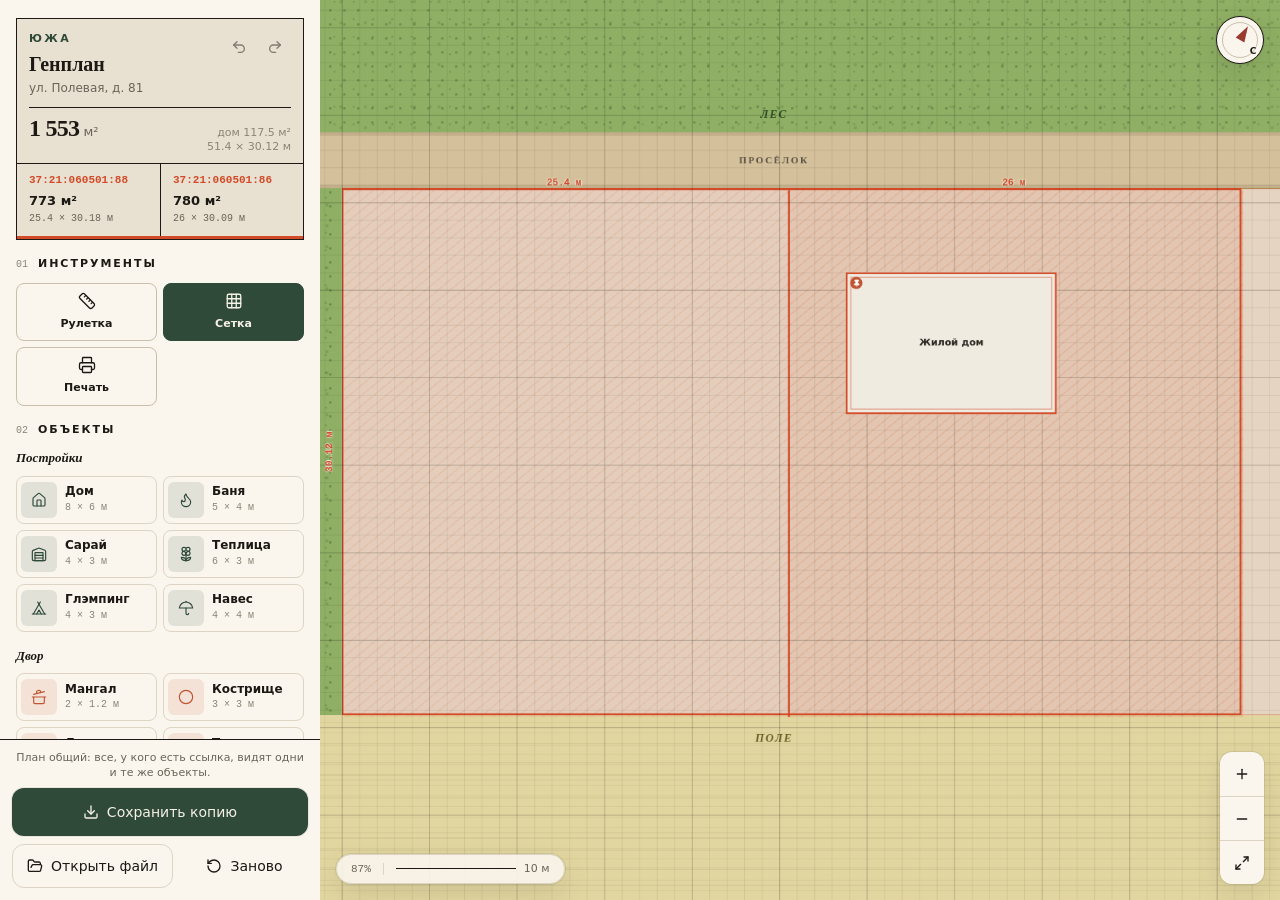
<file: index.html>
<!doctype html>
<html lang="ru" data-mode="html" translate="no" class="notranslate">
  <head>
    <meta charset="utf-8" />
    <meta
      name="viewport"
      content="width=device-width, initial-scale=1, viewport-fit=cover, maximum-scale=1, user-scalable=no"
    />
    <title>Генплан Полевая</title>
    <meta name="google" content="notranslate" />
    <meta name="yandex" content="translate:disable" />
    <meta name="theme-color" content="#F4EDDC" />
    <meta http-equiv="Cache-Control" content="no-store" />
    <meta
      name="description"
      content="Генплан ул. Полевая, д. 81 в Юже: кадастровые границы, лес, поле, дом и планировка двора в метрах."
    />
    <link rel="icon" href="./favicon.ico" sizes="any" />
    <link rel="icon" type="image/png" sizes="32x32" href="./favicon-32.png" />
    <link rel="icon" type="image/png" sizes="192x192" href="./genplan.png" />
    <link rel="apple-touch-icon" sizes="180x180" href="./apple-touch-icon.png" />
    <link rel="apple-touch-icon-precomposed" href="./apple-touch-icon.png" />
    <link rel="manifest" href="./manifest.webmanifest" />
    <meta name="mobile-web-app-capable" content="yes" />
    <meta name="apple-mobile-web-app-capable" content="yes" />
    <meta name="apple-mobile-web-app-title" content="Генплан" />
    <meta name="application-name" content="Генплан" />
    <style>
      html, body, #root { height: 100%; height: 100dvh; margin: 0; overflow: hidden; background: #e8e1d2; }
    </style>
    <script src="./assets/app-r3.js" defer></script>
  <style id="ruler-fix">
.kind-ruler{background:transparent!important;border:none!important;box-shadow:none!important;min-height:0!important;height:calc(22px / var(--z, 1))!important}
.kind-ruler:before{content:"";position:absolute;left:0;right:0;top:50%;height:calc(3px / var(--z, 1));margin-top:calc(-1.5px / var(--z, 1));background:#1f3544}
.ruler-label{
  font-size:calc(13px / var(--z, 1))!important;
  line-height:1.15;
  bottom:calc(20px / var(--z, 1))!important;
  left:50%;
  z-index:20;
  color:#1f3544!important;
  background:#fff;
  border:1px solid #1f3544;
  border-radius:999px;
  padding:calc(2px / var(--z, 1)) calc(8px / var(--z, 1));
  box-shadow:0 1px 2px #0002;
  white-space:nowrap;
  pointer-events:none;
  font-weight:800!important;
}
.measure-live{display:none;z-index:5;background:#fff;color:var(--color-clay);border:1px solid var(--color-clay);border-radius:999px;padding:2px 8px;font-size:12px;font-weight:700;white-space:nowrap;pointer-events:none}
.measure-band{display:none;pointer-events:none}
@media (width>=900px) and (hover:hover) and (pointer:fine){
  .kind-ruler .handle-rotate,.kind-ruler .handle-resize{
    width:14px!important;height:14px!important;border-radius:50%!important;border:2px solid #fff!important;
    background:var(--color-info)!important;top:50%!important;margin:0!important;transform:translateY(-50%)!important
  }
  .kind-ruler .handle-rotate{left:-8px!important;cursor:grab!important}
  .kind-ruler .handle-resize{right:-8px!important;cursor:grab!important}
}
@media (width>=900px) and (hover:hover) and (pointer:fine){
  html,body,#root{touch-action:auto!important}
  .desk-sidebar,.desk-sidebar *,.prop-card,.prop-card *{touch-action:auto!important}
  .print-map,.print-map *{touch-action:none!important}
  .phone-shell{display:flex!important;flex-direction:column!important;min-height:0;height:100%}
  .phone-stage{flex:1 1 auto!important;min-height:0!important;height:auto!important;display:flex;flex-direction:column}
  .print-map{flex:1 1 auto!important;min-height:0!important;height:auto!important}
  .map-obj:not(.kind-ruler)>.handle-rotate,.map-obj:not(.kind-ruler)>.handle-resize{display:block!important}
}
</style>
  <style id="all-css">
/*! tailwindcss v4.3.3 | MIT License | https://tailwindcss.com */
@layer properties{@supports (((-webkit-hyphens:none)) and (not (margin-trim:inline))) or ((-moz-orient:inline) and (not (color:rgb(from red r g b)))){*,:before,:after,::backdrop{--tw-translate-x:0;--tw-translate-y:0;--tw-translate-z:0;--tw-rotate-x:initial;--tw-rotate-y:initial;--tw-rotate-z:initial;--tw-skew-x:initial;--tw-skew-y:initial;--tw-space-y-reverse:0;--tw-border-style:solid;--tw-leading:initial;--tw-font-weight:initial;--tw-tracking:initial;--tw-ordinal:initial;--tw-slashed-zero:initial;--tw-numeric-figure:initial;--tw-numeric-spacing:initial;--tw-numeric-fraction:initial;--tw-shadow:0 0 #0000;--tw-shadow-color:initial;--tw-shadow-alpha:100%;--tw-inset-shadow:0 0 #0000;--tw-inset-shadow-color:initial;--tw-inset-shadow-alpha:100%;--tw-ring-color:initial;--tw-ring-shadow:0 0 #0000;--tw-inset-ring-color:initial;--tw-inset-ring-shadow:0 0 #0000;--tw-ring-inset:initial;--tw-ring-offset-width:0px;--tw-ring-offset-color:#fff;--tw-ring-offset-shadow:0 0 #0000;--tw-outline-style:solid;--tw-blur:initial;--tw-brightness:initial;--tw-contrast:initial;--tw-grayscale:initial;--tw-hue-rotate:initial;--tw-invert:initial;--tw-opacity:initial;--tw-saturate:initial;--tw-sepia:initial;--tw-drop-shadow:initial;--tw-drop-shadow-color:initial;--tw-drop-shadow-alpha:100%;--tw-drop-shadow-size:initial;--tw-duration:initial;--tw-ease:initial;--tw-content:""}}}@layer theme{:root,:host{--font-sans:"Segoe UI", "Roboto", "Helvetica Neue", system-ui, sans-serif;--font-mono:ui-monospace, "Cascadia Code", "Courier New", monospace;--color-red-500:oklch(63.7% .237 25.331);--color-zinc-50:oklch(98.5% 0 none);--color-zinc-400:oklch(70.5% .015 286.067);--color-zinc-500:oklch(55.2% .016 285.938);--color-zinc-900:oklch(21% .006 285.885);--color-zinc-950:oklch(14.1% .005 285.823);--color-black:#000;--color-white:#fff;--spacing:.25rem;--container-xs:20rem;--container-md:28rem;--text-xs:.75rem;--text-xs--line-height:calc(1 / .75);--text-sm:.875rem;--text-sm--line-height:calc(1.25 / .875);--text-lg:1.125rem;--text-lg--line-height:calc(1.75 / 1.125);--text-xl:1.25rem;--text-xl--line-height:calc(1.75 / 1.25);--font-weight-medium:500;--font-weight-semibold:600;--font-weight-bold:700;--tracking-wide:.025em;--leading-tight:1.25;--leading-snug:1.375;--radius-sm:8px;--radius-md:12px;--radius-lg:18px;--radius-xl:24px;--default-transition-duration:.15s;--default-transition-timing-function:cubic-bezier(.4, 0, .2, 1);--default-font-family:var(--font-sans);--default-mono-font-family:var(--font-mono);--font-display:Georgia, "Times New Roman", serif;--color-bg:#e8e1d2;--color-surface:#faf6ee;--color-surface-2:#efe8d8;--color-fg:#1c1914;--color-muted:#6a6458;--color-subtle:#8c8476;--color-primary:#2f4a38;--color-primary-fg:#f6f1e6;--color-primary-hover:#263c2e;--color-clay:#c05634;--color-border:#ddd4c4;--color-border-strong:#c9beab;--color-ring:#2f4a38;--color-danger:#9b3a2f;--color-danger-fg:#fff8f6;--color-info:#3a5566;--color-map:#e6decc;--color-forest:#8faf64;--color-forest-ink:#2a4f24;--color-field:#e2d6a0;--color-field-ink:#6d6528;--color-road:#d4c09a;--color-plot-line:#d24a28;--color-dim:#3a5566;--color-building:#f0ebe0;--color-building-ink:#2c2822;--shadow-float:0 0 0 1px #1c191414, 0 10px 28px #1c19141a}}@layer base{*,:after,:before,::backdrop{box-sizing:border-box;border:0 solid;margin:0;padding:0}::file-selector-button{box-sizing:border-box;border:0 solid;margin:0;padding:0}html,:host{-webkit-text-size-adjust:100%;tab-size:4;line-height:1.5;font-family:var(--default-font-family,-apple-system, BlinkMacSystemFont, "Segoe UI", Roboto, "Helvetica Neue", "Noto Sans", Arial, sans-serif, "Apple Color Emoji", "Segoe UI Emoji", "Segoe UI Symbol", "Noto Color Emoji");font-feature-settings:var(--default-font-feature-settings,normal);font-variation-settings:var(--default-font-variation-settings,normal);-webkit-tap-highlight-color:transparent}hr{height:0;color:inherit;border-top-width:1px}abbr:where([title]){-webkit-text-decoration:underline dotted;text-decoration:underline dotted}h1,h2,h3,h4,h5,h6{font-size:inherit;font-weight:inherit}a{color:inherit;-webkit-text-decoration:inherit;-webkit-text-decoration:inherit;-webkit-text-decoration:inherit;-webkit-text-decoration:inherit;text-decoration:inherit}b,strong{font-weight:bolder}code,kbd,samp,pre{font-family:var(--default-mono-font-family,ui-monospace, SFMono-Regular, Menlo, Monaco, Consolas, "Liberation Mono", "Courier New", monospace);font-feature-settings:var(--default-mono-font-feature-settings,normal);font-variation-settings:var(--default-mono-font-variation-settings,normal);font-size:1em}small{font-size:80%}sub,sup{vertical-align:baseline;font-size:75%;line-height:0;position:relative}sub{bottom:-.25em}sup{top:-.5em}table{text-indent:0;border-color:inherit;border-collapse:collapse}:-moz-focusring:where(:not(iframe)){outline:auto}progress{vertical-align:baseline}summary{display:list-item}ol,ul,menu{list-style:none}img,svg,video,canvas,audio,iframe,embed,object{vertical-align:middle;display:block}img,video{max-width:100%;height:auto}button,input,select,optgroup,textarea{font:inherit;font-feature-settings:inherit;font-variation-settings:inherit;letter-spacing:inherit;color:inherit;opacity:1;background-color:#0000;border-radius:0}::file-selector-button{font:inherit;font-feature-settings:inherit;font-variation-settings:inherit;letter-spacing:inherit;color:inherit;opacity:1;background-color:#0000;border-radius:0}:where(select:is([multiple],[size])) optgroup{font-weight:bolder}:where(select:is([multiple],[size])) optgroup option{padding-inline-start:20px}::file-selector-button{margin-inline-end:4px}::placeholder{opacity:1}@supports (not ((-webkit-appearance:-apple-pay-button))) or (contain-intrinsic-size:1px){::placeholder{color:currentColor}@supports (color:color-mix(in lab, red, red)){::placeholder{color:color-mix(in oklab, currentcolor 50%, transparent)}}}textarea{resize:vertical}::-webkit-search-decoration{-webkit-appearance:none}::-webkit-date-and-time-value{min-height:1lh;text-align:inherit}::-webkit-datetime-edit{display:inline-flex}::-webkit-datetime-edit-fields-wrapper{padding:0}::-webkit-datetime-edit{padding-block:0}::-webkit-datetime-edit-year-field{padding-block:0}::-webkit-datetime-edit-month-field{padding-block:0}::-webkit-datetime-edit-day-field{padding-block:0}::-webkit-datetime-edit-hour-field{padding-block:0}::-webkit-datetime-edit-minute-field{padding-block:0}::-webkit-datetime-edit-second-field{padding-block:0}::-webkit-datetime-edit-millisecond-field{padding-block:0}::-webkit-datetime-edit-meridiem-field{padding-block:0}::-webkit-calendar-picker-indicator{line-height:1}:-moz-ui-invalid{box-shadow:none}button,input:where([type=button],[type=reset],[type=submit]){appearance:button}::file-selector-button{appearance:button}::-webkit-inner-spin-button{height:auto}::-webkit-outer-spin-button{height:auto}[hidden]:where(:not([hidden=until-found])){display:none!important}}@layer components;@layer utilities{.pointer-events-none{pointer-events:none}.visible{visibility:visible}.sr-only{clip-path:inset(50%);white-space:nowrap;border-width:0;width:1px;height:1px;margin:-1px;padding:0;position:absolute;overflow:hidden}.absolute{position:absolute}.fixed{position:fixed}.relative{position:relative}.static{position:static}.inset-0{inset:0}.inset-x-0{inset-inline:0}.inset-y-0{inset-block:0}.-top-4{top:calc(var(--spacing) * -4)}.top-0{top:0}.top-1\/2{top:50%}.top-3{top:calc(var(--spacing) * 3)}.top-4{top:calc(var(--spacing) * 4)}.right-0{right:0}.right-3{right:calc(var(--spacing) * 3)}.right-4{right:calc(var(--spacing) * 4)}.bottom-0{bottom:0}.bottom-3{bottom:calc(var(--spacing) * 3)}.bottom-4{bottom:calc(var(--spacing) * 4)}.left-0{left:0}.left-1\/2{left:50%}.left-2{left:calc(var(--spacing) * 2)}.left-3{left:calc(var(--spacing) * 3)}.z-10{z-index:10}.z-20{z-index:20}.z-30{z-index:30}.z-50{z-index:50}.mt-1{margin-top:var(--spacing)}.mb-2{margin-bottom:calc(var(--spacing) * 2)}.ml-auto{margin-left:auto}.block{display:block}.contents{display:contents}.flex{display:flex}.grid{display:grid}.hidden{display:none}.inline{display:inline}.inline-flex{display:inline-flex}.table{display:table}.size-3{width:calc(var(--spacing) * 3);height:calc(var(--spacing) * 3)}.size-3\.5{width:calc(var(--spacing) * 3.5);height:calc(var(--spacing) * 3.5)}.size-4{width:calc(var(--spacing) * 4);height:calc(var(--spacing) * 4)}.size-6{width:calc(var(--spacing) * 6);height:calc(var(--spacing) * 6)}.size-8{width:calc(var(--spacing) * 8);height:calc(var(--spacing) * 8)}.size-10{width:calc(var(--spacing) * 10);height:calc(var(--spacing) * 10)}.size-11{width:calc(var(--spacing) * 11);height:calc(var(--spacing) * 11)}.h-1\.5{height:calc(var(--spacing) * 1.5)}.h-3{height:calc(var(--spacing) * 3)}.h-8{height:calc(var(--spacing) * 8)}.h-10{height:calc(var(--spacing) * 10)}.h-11{height:calc(var(--spacing) * 11)}.h-\[min\(92dvh\,48rem\)\]{height:min(92dvh,48rem)}.h-auto{height:auto}.h-full{height:100%}.h-px{height:1px}.max-h-\[92dvh\]{max-height:92dvh}.min-h-0{min-height:0}.min-h-11{min-height:calc(var(--spacing) * 11)}.min-h-12{min-height:calc(var(--spacing) * 12)}.min-h-screen{min-height:100vh}.w-8{width:calc(var(--spacing) * 8)}.w-80{width:calc(var(--spacing) * 80)}.w-full{width:100%}.w-px{width:1px}.max-w-\[min\(90\%\,20rem\)\]{max-width:min(90%,20rem)}.max-w-md{max-width:var(--container-md)}.max-w-xs{max-width:var(--container-xs)}.min-w-0{min-width:0}.min-w-80{min-width:calc(var(--spacing) * 80)}.flex-1{flex:1}.shrink-0{flex-shrink:0}.grow{flex-grow:1}.-translate-x-1\/2{--tw-translate-x:calc(calc(1 / 2 * 100%) * -1);translate:var(--tw-translate-x) var(--tw-translate-y)}.-translate-y-1\/2{--tw-translate-y:calc(calc(1 / 2 * 100%) * -1);translate:var(--tw-translate-x) var(--tw-translate-y)}.-rotate-90{rotate:-90deg}.transform{transform:var(--tw-rotate-x,) var(--tw-rotate-y,) var(--tw-rotate-z,) var(--tw-skew-x,) var(--tw-skew-y,)}.cursor-crosshair{cursor:crosshair}.cursor-pointer{cursor:pointer}.touch-none{touch-action:none}.resize{resize:both}.grid-cols-2{grid-template-columns:repeat(2,minmax(0,1fr))}.flex-col{flex-direction:column}.place-items-center{place-items:center}.items-center{align-items:center}.justify-between{justify-content:space-between}.justify-center{justify-content:center}.gap-0\.5{gap:calc(var(--spacing) * .5)}.gap-1{gap:var(--spacing)}.gap-2{gap:calc(var(--spacing) * 2)}.gap-3{gap:calc(var(--spacing) * 3)}:where(.space-y-1>:not(:last-child)){--tw-space-y-reverse:0;margin-block-start:calc(var(--spacing) * var(--tw-space-y-reverse));margin-block-end:calc(var(--spacing) * calc(1 - var(--tw-space-y-reverse)))}:where(.space-y-2>:not(:last-child)){--tw-space-y-reverse:0;margin-block-start:calc(calc(var(--spacing) * 2) * var(--tw-space-y-reverse));margin-block-end:calc(calc(var(--spacing) * 2) * calc(1 - var(--tw-space-y-reverse)))}:where(.space-y-3>:not(:last-child)){--tw-space-y-reverse:0;margin-block-start:calc(calc(var(--spacing) * 3) * var(--tw-space-y-reverse));margin-block-end:calc(calc(var(--spacing) * 3) * calc(1 - var(--tw-space-y-reverse)))}.self-center{align-self:center}.truncate{text-overflow:ellipsis;white-space:nowrap;overflow:hidden}.overflow-hidden{overflow:hidden}.rounded-full{border-radius:2147483647px}.rounded-md{border-radius:var(--radius-md)}.rounded-sm{border-radius:var(--radius-sm)}.rounded-t-xl{border-top-left-radius:var(--radius-xl);border-top-right-radius:var(--radius-xl)}.border{border-style:var(--tw-border-style);border-width:1px}.border-2{border-style:var(--tw-border-style);border-width:2px}.border-border{border-color:var(--color-border)}.border-border-strong{border-color:var(--color-border-strong)}.border-clay{border-color:var(--color-clay)}.border-white{border-color:var(--color-white)}.bg-bg{background-color:var(--color-bg)}.bg-black\/10{background-color:#0000001a}@supports (color:color-mix(in lab, red, red)){.bg-black\/10{background-color:color-mix(in oklab, var(--color-black) 10%, transparent)}}.bg-border{background-color:var(--color-border)}.bg-clay{background-color:var(--color-clay)}.bg-clay\/5{background-color:#c056340d}@supports (color:color-mix(in lab, red, red)){.bg-clay\/5{background-color:color-mix(in oklab, var(--color-clay) 5%, transparent)}}.bg-danger{background-color:var(--color-danger)}.bg-fg{background-color:var(--color-fg)}.bg-fg\/30{background-color:#1c19144d}@supports (color:color-mix(in lab, red, red)){.bg-fg\/30{background-color:color-mix(in oklab, var(--color-fg) 30%, transparent)}}.bg-map{background-color:var(--color-map)}.bg-primary{background-color:var(--color-primary)}.bg-surface{background-color:var(--color-surface)}.bg-surface-2{background-color:var(--color-surface-2)}.bg-transparent{background-color:#0000}.bg-zinc-50{background-color:var(--color-zinc-50)}.object-cover{object-fit:cover}.p-2{padding:calc(var(--spacing) * 2)}.px-2{padding-inline:calc(var(--spacing) * 2)}.px-2\.5{padding-inline:calc(var(--spacing) * 2.5)}.px-3{padding-inline:calc(var(--spacing) * 3)}.px-3\.5{padding-inline:calc(var(--spacing) * 3.5)}.px-4{padding-inline:calc(var(--spacing) * 4)}.px-5{padding-inline:calc(var(--spacing) * 5)}.px-6{padding-inline:calc(var(--spacing) * 6)}.py-0\.5{padding-block:calc(var(--spacing) * .5)}.py-1\.5{padding-block:calc(var(--spacing) * 1.5)}.py-2{padding-block:calc(var(--spacing) * 2)}.pt-5{padding-top:calc(var(--spacing) * 5)}.pb-3{padding-bottom:calc(var(--spacing) * 3)}.text-center{text-align:center}.font-display{font-family:var(--font-display)}.font-mono{font-family:var(--font-mono)}.text-lg{font-size:var(--text-lg);line-height:var(--tw-leading,var(--text-lg--line-height))}.text-sm{font-size:var(--text-sm);line-height:var(--tw-leading,var(--text-sm--line-height))}.text-xl{font-size:var(--text-xl);line-height:var(--tw-leading,var(--text-xl--line-height))}.text-xs{font-size:var(--text-xs);line-height:var(--tw-leading,var(--text-xs--line-height))}.text-\[11px\]{font-size:11px}.leading-snug{--tw-leading:var(--leading-snug);line-height:var(--leading-snug)}.leading-tight{--tw-leading:var(--leading-tight);line-height:var(--leading-tight)}.font-bold{--tw-font-weight:var(--font-weight-bold);font-weight:var(--font-weight-bold)}.font-medium{--tw-font-weight:var(--font-weight-medium);font-weight:var(--font-weight-medium)}.font-semibold{--tw-font-weight:var(--font-weight-semibold);font-weight:var(--font-weight-semibold)}.tracking-wide{--tw-tracking:var(--tracking-wide);letter-spacing:var(--tracking-wide)}.break-words{overflow-wrap:break-word}.whitespace-nowrap{white-space:nowrap}.text-bg{color:var(--color-bg)}.text-clay{color:var(--color-clay)}.text-danger-fg{color:var(--color-danger-fg)}.text-dim{color:var(--color-dim)}.text-fg{color:var(--color-fg)}.text-muted{color:var(--color-muted)}.text-primary-fg{color:var(--color-primary-fg)}.text-red-500{color:var(--color-red-500)}.text-subtle{color:var(--color-subtle)}.text-zinc-500{color:var(--color-zinc-500)}.text-zinc-900{color:var(--color-zinc-900)}.tabular-nums{--tw-numeric-spacing:tabular-nums;font-variant-numeric:var(--tw-ordinal,) var(--tw-slashed-zero,) var(--tw-numeric-figure,) var(--tw-numeric-spacing,) var(--tw-numeric-fraction,)}.underline-offset-4{text-underline-offset:4px}.antialiased{-webkit-font-smoothing:antialiased;-moz-osx-font-smoothing:grayscale}.opacity-70{opacity:.7}.shadow-\[0_0_0_1px_rgb\(31_28_22\/0\.02\)\]{--tw-shadow:0 0 0 1px var(--tw-shadow-color,#1f1c1605);box-shadow:var(--tw-inset-shadow), var(--tw-inset-ring-shadow), var(--tw-ring-offset-shadow), var(--tw-ring-shadow), var(--tw-shadow)}.shadow-\[0_0_0_1px_rgb\(31_28_22\/0\.08\)\]{--tw-shadow:0 0 0 1px var(--tw-shadow-color,#1f1c1614);box-shadow:var(--tw-inset-shadow), var(--tw-inset-ring-shadow), var(--tw-ring-offset-shadow), var(--tw-ring-shadow), var(--tw-shadow)}.shadow-\[var\(--shadow-float\)\]{--tw-shadow:var(--shadow-float);box-shadow:var(--tw-inset-shadow), var(--tw-inset-ring-shadow), var(--tw-ring-offset-shadow), var(--tw-ring-shadow), var(--tw-shadow)}.shadow-md{--tw-shadow:0 4px 6px -1px var(--tw-shadow-color,#0000001a), 0 2px 4px -2px var(--tw-shadow-color,#0000001a);box-shadow:var(--tw-inset-shadow), var(--tw-inset-ring-shadow), var(--tw-ring-offset-shadow), var(--tw-ring-shadow), var(--tw-shadow)}.shadow-sm{--tw-shadow:0 1px 3px 0 var(--tw-shadow-color,#0000001a), 0 1px 2px -1px var(--tw-shadow-color,#0000001a);box-shadow:var(--tw-inset-shadow), var(--tw-inset-ring-shadow), var(--tw-ring-offset-shadow), var(--tw-ring-shadow), var(--tw-shadow)}.outline{outline-style:var(--tw-outline-style);outline-width:1px}.blur{--tw-blur:blur(8px);filter:var(--tw-blur,) var(--tw-brightness,) var(--tw-contrast,) var(--tw-grayscale,) var(--tw-hue-rotate,) var(--tw-invert,) var(--tw-saturate,) var(--tw-sepia,) var(--tw-drop-shadow,)}.transition-\[background-color\,box-shadow\,transform\,opacity\]{transition-property:background-color,box-shadow,transform,opacity;transition-timing-function:var(--tw-ease,var(--default-transition-timing-function));transition-duration:var(--tw-duration,var(--default-transition-duration))}.transition-\[border-color\,box-shadow\]{transition-property:border-color,box-shadow;transition-timing-function:var(--tw-ease,var(--default-transition-timing-function));transition-duration:var(--tw-duration,var(--default-transition-duration))}.transition-transform{transition-property:transform,translate,scale,rotate;transition-timing-function:var(--tw-ease,var(--default-transition-timing-function));transition-duration:var(--tw-duration,var(--default-transition-duration))}.duration-150{--tw-duration:.15s;transition-duration:.15s}.ease-\[cubic-bezier\(0\.22\,1\,0\.36\,1\)\]{--tw-ease:cubic-bezier(.22,1,.36,1);transition-timing-function:cubic-bezier(.22,1,.36,1)}.select-none{-webkit-user-select:none;user-select:none}.file\:border-0::file-selector-button{border-style:var(--tw-border-style);border-width:0}.file\:bg-transparent::file-selector-button{background-color:#0000}.file\:text-sm::file-selector-button{font-size:var(--text-sm);line-height:var(--tw-leading,var(--text-sm--line-height))}.file\:font-medium::file-selector-button{--tw-font-weight:var(--font-weight-medium);font-weight:var(--font-weight-medium)}.placeholder\:text-subtle::placeholder{color:var(--color-subtle)}.after\:absolute:after{content:var(--tw-content);position:absolute}.after\:-inset-3:after{content:var(--tw-content);inset:calc(var(--spacing) * -3)}.after\:content-\[\'\'\]:after{--tw-content:"";content:var(--tw-content)}@media (hover:hover){.hover\:bg-primary-hover:hover{background-color:var(--color-primary-hover)}.hover\:bg-surface-2:hover{background-color:var(--color-surface-2)}.hover\:underline:hover{text-decoration-line:underline}.hover\:opacity-90:hover{opacity:.9}}.focus-visible\:ring-2:focus-visible{--tw-ring-shadow:var(--tw-ring-inset,) 0 0 0 calc(2px + var(--tw-ring-offset-width)) var(--tw-ring-color,currentcolor);box-shadow:var(--tw-inset-shadow), var(--tw-inset-ring-shadow), var(--tw-ring-offset-shadow), var(--tw-ring-shadow), var(--tw-shadow)}.focus-visible\:ring-ring:focus-visible{--tw-ring-color:var(--color-ring)}.focus-visible\:outline-none:focus-visible{--tw-outline-style:none;outline-style:none}.active\:scale-\[0\.98\]:active{scale:.98}.disabled\:pointer-events-none:disabled{pointer-events:none}.disabled\:cursor-not-allowed:disabled{cursor:not-allowed}.disabled\:cursor-wait:disabled{cursor:wait}.disabled\:no-underline:disabled{text-decoration-line:none}.disabled\:opacity-50:disabled{opacity:.5}@media (width>=48rem){.md\:bottom-4{bottom:calc(var(--spacing) * 4)}.md\:left-4{left:calc(var(--spacing) * 4)}.md\:block{display:block}.md\:inline{display:inline}.md\:flex-row{flex-direction:row}}@media (prefers-color-scheme:dark){.dark\:bg-white\/20{background-color:#fff3}@supports (color:color-mix(in lab, red, red)){.dark\:bg-white\/20{background-color:color-mix(in oklab, var(--color-white) 20%, transparent)}}.dark\:bg-zinc-950{background-color:var(--color-zinc-950)}.dark\:text-zinc-50{color:var(--color-zinc-50)}.dark\:text-zinc-400{color:var(--color-zinc-400)}}.\[\&_svg\]\:pointer-events-none svg{pointer-events:none}.\[\&_svg\]\:size-4 svg{width:calc(var(--spacing) * 4);height:calc(var(--spacing) * 4)}.\[\&_svg\]\:shrink-0 svg{flex-shrink:0}}button,[role=button]{cursor:pointer}html,body,#root{height:100%;min-height:100dvh;max-height:100dvh}html{background:#e8e1d2}body{margin:0;overflow:hidden}.desk-sidebar{display:none}.phone-chrome{display:flex}.desk-only{display:none}@media (width>=900px) and (hover:hover) and (pointer:fine){.desk-sidebar{display:flex}.phone-chrome{display:none!important}.desk-only{display:flex}.phone-shell{display:flex;flex-direction:column;min-height:0}.phone-stage,.print-map{flex:1;min-height:0;height:auto}}.safe-top{padding-top:max(.5rem, env(safe-area-inset-top))}.safe-bottom{padding-bottom:max(.5rem, env(safe-area-inset-bottom))}.print-map{touch-action:none;-webkit-user-select:none;user-select:none;background-color:var(--color-map)}.terrain-forest{background-color:var(--color-forest);background-image:radial-gradient(circle at 18% 28%,#2a4f2461 1.3px,#0000 1.5px),radial-gradient(circle at 62% 54%,#2a4f244d 1.1px,#0000 1.3px),radial-gradient(circle at 40% 78%,#3a602838 1.7px,#0000 1.9px);background-size:16px 16px,22px 20px,28px 24px}.terrain-field{background-color:var(--color-field);background-image:repeating-linear-gradient(0deg,#0000 0 11px,#6e64281a 11px 12px)}.zone-label{font-family:var(--font-display);letter-spacing:.12em;text-transform:uppercase;pointer-events:none;white-space:nowrap;font-size:13px;font-style:italic;font-weight:600;position:absolute}.zone-forest{color:var(--color-forest-ink);bottom:12px;left:50%;transform:translate(-50%)}.zone-field{color:var(--color-field-ink);top:16px;left:50%;transform:translate(-50%)}.zone-side{top:50%;bottom:auto;left:50%;transform:translate(-50%,-50%)rotate(-90deg)}.zone-road{color:#5c5346;letter-spacing:.18em;font-size:11px;font-style:normal;top:50%;left:50%;transform:translate(-50%,-50%)}.dirt-road{background:var(--color-road);box-shadow:inset 0 4px #5c4a3024,inset 0 -4px #5c4a3024}.cad-site{border:2.5px solid var(--color-plot-line)}.cad-parcel-88{background:repeating-linear-gradient(-40deg,#d24a281c 0 1.5px,#0000 1.5px 9px),#d24a281a}.cad-parcel-86{background:repeating-linear-gradient(-40deg,#d24a2824 0 1.5px,#0000 1.5px 9px),#d24a2829}.cad-split{border-left:2px solid var(--color-plot-line);z-index:2;width:0}.cad-neighbor{background-color:#d24a280f;border:1.5px solid #d24a2859}.cad-dim{font-family:var(--font-mono);color:var(--color-plot-line);text-shadow:0 0 4px var(--color-map), 1px 0 0 var(--color-map), -1px 0 0 var(--color-map);font-size:11px;font-weight:600;position:absolute}.sidebar-panel{background:var(--color-surface);grid-template-rows:minmax(0,1fr) auto;height:100%;min-height:0;display:grid;overflow:hidden}.sidebar-head{padding:0 0 16px}.sidebar-panel.is-compact .sidebar-head{padding-bottom:8px}.sidebar-panel.is-compact .stat-num{font-size:18px}.sidebar-panel.is-compact .parcel-pair{display:none}.sidebar-panel.is-compact .title-stats{margin-top:6px;padding-top:6px}.sidebar-panel.is-compact .stat-cap{display:none}.title-block{border:1.5px solid var(--color-fg);background:var(--color-bg);padding:12px 12px 0}.title-row{justify-content:space-between;align-items:flex-start;gap:8px;display:flex}.title-kicker{letter-spacing:.22em;text-transform:uppercase;color:var(--color-primary);font-size:11px;font-weight:600}.title-addr{color:var(--color-muted);margin-top:2px;font-size:12px}.title-stats{border-top:1px solid var(--color-fg);justify-content:space-between;align-items:baseline;gap:12px;margin-top:10px;padding-top:8px;display:flex}.stat-num{font-family:var(--font-display);letter-spacing:-.03em;font-size:24px;font-weight:600;line-height:1}.stat-unit{letter-spacing:0;color:var(--color-muted);margin-left:4px;font-size:13px;font-weight:500}.stat-cap{color:var(--color-subtle);text-align:right;font-size:11px;line-height:1.35}.parcel-pair{border-top:1px solid var(--color-fg);grid-template-columns:1fr 1fr;margin:8px -12px 0;display:grid}.parcel-cell{padding:8px 12px 10px}.parcel-cell+.parcel-cell{border-left:1px solid var(--color-fg)}.parcel-id{font-family:var(--font-mono);color:var(--color-plot-line);font-size:11px;font-weight:600}.parcel-area{margin-top:2px;font-size:13px;font-weight:600}.parcel-dim{font-family:var(--font-mono);color:var(--color-muted);margin-top:1px;font-size:10px}.title-rule{background:var(--color-plot-line);height:3px;margin:0 -12px}.sidebar-body{overscroll-behavior:contain;-webkit-overflow-scrolling:touch;min-height:0;padding:18px 16px 20px;overflow-y:auto}.sheet-chrome{flex-shrink:0;justify-content:flex-end;align-items:center;min-height:48px;padding:8px 10px 4px;display:flex;position:relative}.sheet-handle{background:var(--color-border-strong);border-radius:999px;width:44px;height:5px;position:absolute;top:10px;left:50%;transform:translate(-50%)}.sheet-close{z-index:1;background:var(--color-fg);min-height:40px;color:var(--color-surface);letter-spacing:.02em;border-radius:999px;align-items:center;gap:4px;padding:0 14px 0 10px;font-size:13px;font-weight:700;display:inline-flex;position:relative;box-shadow:0 1px 2px #1c191440}.sheet-close:active{transform:scale(.97)}.sidebar-foot{border-top:1.5px solid var(--color-fg);background:var(--color-surface);flex-direction:column;gap:8px;padding:10px 12px 12px;display:flex}.sidebar-panel.is-compact .sidebar-foot{padding:8px 12px max(10px, env(safe-area-inset-bottom))}.foot-split{grid-template-columns:1fr 1fr;gap:8px;display:grid}.foot-row{align-items:stretch;gap:8px;display:flex}.confirm-box{border:1.5px solid var(--color-fg);padding:10px}.confirm-copy{font-family:var(--font-display);color:var(--color-fg);margin:0 0 10px;font-size:13px;font-style:italic;font-weight:600}.sec{margin-bottom:16px}.sec-label{letter-spacing:.18em;text-transform:uppercase;color:var(--color-fg);align-items:baseline;gap:8px;margin-bottom:10px;font-size:11px;font-weight:600;display:flex}.sec-n{font-family:var(--font-mono);letter-spacing:0;min-width:1.4em;color:var(--color-subtle);font-size:10px;font-weight:500}.angle-readout{font-family:var(--font-mono);tabular-nums:true;font-variant-numeric:tabular-nums;font-size:12px;font-weight:600}.tool-grid{grid-template-columns:1fr 1fr;gap:6px;display:grid}.tool-tile{border:1px solid var(--color-border-strong);border-radius:var(--radius-sm);background:var(--color-surface);width:100%;min-height:56px;color:var(--color-fg);flex-direction:column;justify-content:center;align-items:center;gap:6px;padding:8px 4px;font-size:11px;font-weight:600;transition:background-color .15s cubic-bezier(.22,1,.36,1),color .15s cubic-bezier(.22,1,.36,1),border-color .15s cubic-bezier(.22,1,.36,1);display:flex}.tool-tile:hover{background:var(--color-surface-2)}.tool-tile:focus-visible,.place-btn:focus-visible,.plan-item:focus-visible{outline:2px solid var(--color-ring);outline-offset:2px}.tool-tile svg{stroke-width:1.75px;width:18px;height:18px}.tool-tile.is-on{background:var(--color-primary);border-color:var(--color-primary);color:var(--color-primary-fg)}.tool-tile.is-hot{background:var(--color-clay);border-color:var(--color-clay);color:var(--color-primary-fg)}.group-label{font-family:var(--font-display);color:var(--color-fg);margin:0 0 8px;font-size:13px;font-style:italic;font-weight:600}.place-group+.place-group{margin-top:14px}.place-grid{grid-template-columns:1fr 1fr;gap:6px;display:grid}.place-btn{border-radius:var(--radius-sm);border:1px solid var(--color-border);background:var(--color-surface);text-align:left;min-height:48px;color:var(--color-fg);grid-template-columns:36px 1fr;align-items:center;gap:8px;padding:4px 8px 4px 4px;transition:background-color .15s cubic-bezier(.22,1,.36,1),border-color .15s cubic-bezier(.22,1,.36,1);display:grid}.place-btn:hover{border-color:var(--color-border-strong);background:var(--color-bg)}.place-ico{background:var(--color-bg);width:36px;height:36px;color:var(--color-primary);border-radius:6px;place-items:center;display:grid}.place-build .place-ico{color:var(--color-primary);background:#2f4a381f}.place-yard .place-ico{color:var(--color-clay);background:#c056341f}.place-green .place-ico{color:var(--color-forest-ink);background:#8faf6447}.place-measure .place-ico{color:var(--color-info);background:#3a55661f}.place-copy{flex-direction:column;gap:1px;min-width:0;display:flex}.place-name{font-size:12px;font-weight:600;line-height:1.2}.place-meta{font-family:var(--font-mono);color:var(--color-subtle);font-size:10px}.prop-card{border:1.5px solid var(--color-fg);padding:12px}.prop-card-float{overscroll-behavior:contain;border-radius:var(--radius-lg);background:var(--color-surface);max-height:min(58vh,32rem);box-shadow:var(--shadow-float);overflow-y:auto}.place-hint{z-index:25;pointer-events:none;border-radius:var(--radius-lg);border:1.5px solid var(--color-fg);background:var(--color-surface);box-shadow:var(--shadow-float);text-align:center;color:var(--color-fg);padding:10px 14px;font-size:13px;font-weight:600;line-height:1.35;position:absolute;bottom:10px;left:10px;right:10px}.mobile-inspector{right:10px;bottom:max(10px, calc(var(--kb-inset,0px) - 4.75rem));z-index:30;pointer-events:none;position:absolute;left:10px}.mobile-inspector .prop-card{pointer-events:auto}@media (width<=767px){.print-map:has(+.mobile-inspector) .hud-zoom{top:4.5rem;bottom:auto}.print-map:has(+.mobile-inspector) .hud-scale{display:none}}.prop-head{border-bottom:3px solid var(--color-plot-line);justify-content:space-between;align-items:baseline;gap:8px;margin:-12px -12px 12px;padding:10px 12px;display:flex}.prop-name{font-family:var(--font-display);font-size:16px;font-weight:600;line-height:1.2}.setback-grid{border:1px solid var(--color-border);background:var(--color-border);grid-template-columns:1fr 1fr;gap:1px;margin-top:4px;display:grid;overflow:hidden}.setback-cell{background:var(--color-bg);padding:8px 10px}.setback-cap{letter-spacing:.08em;text-transform:uppercase;color:var(--color-subtle);font-size:10px}.setback-val{font-family:var(--font-mono);font-variant-numeric:tabular-nums;margin-top:2px;font-size:13px;font-weight:600}.empty-hint{border:1px dashed var(--color-border-strong);text-align:center;font-family:var(--font-display);color:var(--color-subtle);padding:18px 12px;font-size:13px;font-style:italic}.plan-item{border-radius:var(--radius-sm);text-align:left;align-items:center;gap:8px;width:100%;min-height:44px;padding:6px 8px;font-size:12px;display:flex}.plan-item:hover{background:var(--color-bg)}.plan-item.is-on{background:var(--color-bg);box-shadow:inset 0 0 0 1px var(--color-fg);font-weight:600}.site-topbar{background:var(--color-surface);box-shadow:inset 0 -2px 0 var(--color-plot-line)}.compass-dial{border:1px solid var(--color-fg);background:var(--color-surface);width:48px;height:48px;box-shadow:var(--shadow-float);border-radius:50%;position:relative}.compass-dial:before{content:"";border:1px solid var(--color-border-strong);border-radius:50%;position:absolute;inset:5px}.compass-needle{border-right:5px solid #0000;border-bottom:16px solid var(--color-danger);transform-origin:50% 16px;z-index:1;border-left:5px solid #0000;width:0;height:0;margin-left:-5px;position:absolute;top:7px;left:50%}.compass-n{z-index:1;letter-spacing:.06em;color:var(--color-fg);font-size:9px;font-weight:700;position:absolute;bottom:5px;right:6px}.hud-zoom{border-radius:var(--radius-md);background:var(--color-surface);box-shadow:var(--shadow-float);overflow:hidden}.hud-zoom>button{box-shadow:none;border-radius:0}.hud-zoom>button+button{border-top:1px solid var(--color-border)}.hud-scale{border:1px solid var(--color-border);color:var(--color-muted);box-shadow:var(--shadow-float);background:#faf6eee0;border-radius:999px;align-items:center;gap:12px;padding:6px 14px;font-size:11px;display:flex}@media (width<=899px),(hover:none){.hud-scale{pointer-events:none;gap:8px;padding:4px 10px;font-size:10px}}.android-dock{border-top:1.5px solid var(--color-fg);background:var(--color-surface);padding:6px 8px max(8px, env(safe-area-inset-bottom));justify-content:space-around;align-items:stretch;gap:4px}.android-dock svg{stroke-width:1.75px;width:20px;height:20px}.map-obj{text-align:center;color:#fff;-webkit-user-select:none;user-select:none;cursor:grab;touch-action:none;transform-origin:50%;border:1.5px solid #1c191438;flex-direction:column;justify-content:center;align-items:center;font-size:11px;font-weight:600;line-height:1.15;display:flex;position:absolute;box-shadow:0 1px 2px #1c191433}.map-obj:active{cursor:grabbing}.map-obj.is-locked,.map-obj.is-locked:active{cursor:default}.map-obj.is-selected{z-index:40;box-shadow:0 0 0 3px var(--color-info), 0 8px 18px #1c191438;border-color:#fff}.map-obj.is-measure{box-shadow:0 0 0 3px var(--color-clay)}.map-obj .obj-name{pointer-events:none;text-shadow:0 1px 1px #0000004d;padding:0 4px}.map-obj .obj-dims{opacity:.9;pointer-events:none;font-size:9px;font-weight:500}.obj-caption{z-index:3;border:1px solid var(--color-fg);background:var(--color-surface);color:var(--color-fg);white-space:nowrap;pointer-events:none;box-shadow:var(--shadow-float);transform-origin:top;align-items:baseline;gap:6px;padding:3px 8px;font-size:11px;font-weight:600;line-height:1.2;display:flex;position:absolute;top:calc(100% + 6px);left:50%}.obj-caption span{font-family:var(--font-mono);color:var(--color-muted);font-size:10px;font-weight:500}.kind-house{background:#7a4334;border-color:#4e2a22}.kind-existing-house{background:var(--color-building);border:2.5px solid var(--color-plot-line);color:var(--color-building-ink);box-shadow:inset 0 0 0 3px var(--color-building), inset 0 0 0 4.5px #d24a2866}.kind-existing-house .obj-name,.kind-existing-house .obj-dims{text-shadow:none;color:var(--color-building-ink)}.kind-banya{background:#6e3c30}.kind-shed{background:#5e5144}.kind-greenhouse{background:#4a6b42}.kind-glamping{background:#b45a32}.kind-canopy{background:#5a6872}.kind-bbq{background:#9a3d32}.kind-firepit{background:#b4541c;border:2px dashed #fff;border-radius:50%}.kind-shower{background:#3a6780}.kind-toilet{background:#5f6468}.kind-well{background:#2f6874;border-radius:50%}.kind-wellpit{background:#8a8680;border:3px solid #4a4742;border-radius:50%;box-shadow:inset 0 0 0 7px #c5c0b6,inset 0 0 0 10px #4a4742}.kind-septic{background:#6a6258;border-style:solid;border-color:#3d3932;border-radius:10px}.kind-water{color:#e8f4f6;box-shadow:none;background:#3a7a8c;border-style:dashed;border-color:#1e4a56;border-radius:4px}.kind-parking{background:#4a525a;border-style:dashed}.kind-path{color:#3a342c;box-shadow:none;background:#d2cbbd;border-style:dashed;border-color:#7a7266}.kind-fence{box-shadow:none;background:#5a4636}.kind-gate{box-shadow:none;background:linear-gradient(90deg,#6b5340 0 46%,#d8cfc0 46% 54%,#6b5340 54% 100%);border-color:#3a2c22}.kind-archery{background:#2e3a42;border-radius:18px}.kind-pond{background:#3a7482;border-radius:40%}.kind-garden{background:#62843c}.kind-tree{background:#2d6236;border-radius:50%}.kind-shrub{background:#4a7438;border-radius:50%}.kind-ruler{transform-origin:0;box-shadow:none;color:#fff;background:#3a5566e6;border:1.5px dashed #1f3544;border-radius:2px;height:12px!important}.ruler-label{color:var(--color-info);white-space:nowrap;pointer-events:none;text-shadow:0 0 3px #fff,1px 1px #fff,-1px -1px #fff;font-size:11px;font-weight:700;position:absolute;bottom:14px;left:50%;transform:translate(-50%)}.handle{z-index:12;border:2px solid var(--color-info);touch-action:none;background:#fff;position:absolute}.handle-resize{cursor:se-resize;border-radius:50%;width:16px;height:16px;bottom:-8px;right:-8px}.kind-ruler .handle-resize{background:var(--color-info);cursor:ew-resize;border:none;border-radius:2px;width:8px;height:16px;top:50%;bottom:auto;right:-6px;transform:translateY(-50%)}.handle-rotate{cursor:grab;border-radius:50%;width:16px;height:16px;margin-left:-8px;top:-28px;left:50%}.handle-rotate:after{content:"";background:var(--color-info);width:2px;height:12px;position:absolute;top:16px;left:7px}.handle-lock{cursor:pointer;width:28px;height:28px;color:var(--color-info);border-radius:50%;justify-content:center;align-items:center;display:flex;top:-36px;left:-14px}.handle-lock svg{fill:currentColor;width:14px;height:14px}.handle-lock.is-on{background:var(--color-clay);border-color:var(--color-clay);color:#fff}.handle-props{cursor:pointer;width:28px;height:28px;color:var(--color-info);border-radius:50%;justify-content:center;align-items:center;display:flex;top:-36px;left:auto;right:-14px}.handle-props svg{width:14px;height:14px}.lock-badge{background:var(--color-clay);color:#fff;pointer-events:none;border-radius:50%;justify-content:center;align-items:center;width:14px;height:14px;display:flex;position:absolute;top:3px;left:3px}.lock-badge svg{fill:currentColor;width:9px;height:9px}.kind-ruler .handle-rotate{background:var(--color-info);border-color:#fff;top:-32px}@media (pointer:coarse){.handle-resize{width:28px;height:28px;bottom:-14px;right:-14px}.handle-rotate{width:28px;height:28px;margin-left:-14px;top:-38px}.handle-rotate:after{top:28px;left:13px}.handle-lock{top:-42px;left:-16px}.handle-props{top:-42px;right:-16px}.kind-ruler .handle-resize{width:16px;height:28px;right:-10px}.kind-ruler .handle-rotate{top:-42px}}.paper-grid{background-image:linear-gradient(#1c191433 1px,#0000 1px),linear-gradient(90deg,#1c191433 1px,#0000 1px),linear-gradient(#1c191417 1px,#0000 1px),linear-gradient(90deg,#1c191417 1px,#0000 1px);background-size:100px 100px,100px 100px,20px 20px,20px 20px}.dim-h{border-top:1.5px dashed var(--color-dim);height:0}.dim-v{border-left:1.5px dashed var(--color-dim);width:0}@media print{.no-print{display:none!important}.print-map{width:100%!important;height:100vh!important;position:static!important;inset:auto!important}}@media (prefers-reduced-motion:reduce){*{transition-duration:.01ms!important;animation-duration:.01ms!important}}.print-map.is-pinching .handle,.print-map.is-pinching .lock-badge{visibility:hidden;pointer-events:none}.mobile-inspector{z-index:70;pointer-events:auto}.plan-drawer{z-index:80;position:absolute;inset:0}.plan-drawer-bg{background:#1c191452;border:0;padding:0;position:absolute;inset:0}.plan-drawer-panel{z-index:1;background:var(--color-surface);height:auto;max-height:none;box-shadow:var(--shadow-float);border-radius:16px 16px 0 0;flex-direction:column;display:flex;position:absolute;inset:0;overflow:hidden}.plan-drawer-panel .sidebar-panel{height:100%}.absolute{position:absolute}.relative{position:relative}.fixed{position:fixed}.inset-0{inset:0}.top-0{top:0}.left-0{left:0}.flex-1{flex:1}.min-w-0{min-width:0}.w-full{width:100%}.print-map{position:relative;overflow:hidden}.map-world{transform-origin:0 0;position:absolute;top:0;left:0}.plan-drawer-scroll{flex-direction:column;flex:auto;min-height:0;display:flex;overflow:hidden}.plan-drawer-scroll .sidebar-panel{flex:auto;flex-direction:column!important;height:auto!important;min-height:0!important;display:flex!important;overflow:hidden!important}.plan-drawer-scroll .sidebar-body{flex:auto!important;min-height:0!important;overflow-y:auto!important}.plan-drawer-scroll .sidebar-foot{z-index:3;background:var(--color-surface);flex:none!important;position:relative!important}.plan-drawer-panel>.sidebar-foot{z-index:4;background:var(--color-surface);box-shadow:0 -1px 0 var(--color-fg);flex:none;position:relative}.plan-drawer-scroll{-webkit-overflow-scrolling:touch;flex:auto;min-height:0;overflow-y:auto}.plan-drawer-scroll .sidebar-panel{height:auto!important;display:block!important;overflow:visible!important}.plan-drawer-scroll .sidebar-body{min-height:0;overflow:visible!important}button.compass-dial{border:1px solid var(--color-fg);appearance:none;padding:0}.android-dock:has(.sidebar-foot){padding:8px 10px max(10px, env(safe-area-inset-bottom));display:block}.android-dock .sidebar-foot{background:0 0;border-top:0;gap:8px;padding:0}.phone-shell{grid-template-rows:auto minmax(0,1fr) auto;height:100%;min-height:0;display:grid;overflow:hidden}.phone-stage{min-height:0;overflow:hidden}.plan-drawer-panel{border-radius:0;height:100%!important;max-height:none!important;top:0!important}.phone-menu{-webkit-overflow-scrolling:touch;background:var(--color-surface);height:100%;min-height:0;overflow-y:auto}.phone-menu .sidebar-panel{height:auto!important;display:block!important;overflow:visible!important}.phone-menu .sidebar-body{padding-bottom:24px;overflow:visible!important}.android-dock:has(.sidebar-foot){background:var(--color-surface);border-top:1.5px solid var(--color-fg);padding:10px 12px max(12px, env(safe-area-inset-bottom));flex-shrink:0;display:block}.android-dock .sidebar-foot{background:0 0;border-top:0;padding:0}.kind-ruler .handle-lock{display:none!important}.kind-ruler .handle-props{margin-right:-14px;display:flex!important;top:-36px!important;right:50%!important}.kind-ruler .handle-rotate{background:var(--color-info);border:2px solid #fff;width:22px;height:22px;margin-left:0;top:50%;left:-12px}.kind-ruler .handle-rotate:after{display:none}.kind-ruler .handle-resize{background:var(--color-info);border-radius:50%;width:22px;height:22px;top:50%;bottom:auto;right:-12px}.ruler-label{transform-origin:bottom}@media (pointer:coarse){.kind-ruler .handle-rotate{width:28px!important;height:28px!important;margin-left:0!important;top:50%!important;left:-16px!important}.kind-ruler .handle-resize{width:28px!important;height:28px!important;top:50%!important;bottom:auto!important;right:-16px!important}.map-obj:not(.kind-ruler) .handle-lock{top:4px!important;left:4px!important}.map-obj:not(.kind-ruler) .handle-props{top:4px!important;right:4px!important}}.handle-props{z-index:15;background:var(--color-info);color:#fff;border-color:#fff}.sidebar-panel.is-compact .parcel-pair{margin:8px -10px 0;display:grid!important}.sidebar-panel.is-compact .parcel-id{letter-spacing:-.02em;word-break:break-all;font-size:10px}.sidebar-panel.is-compact .title-block{padding:8px 10px}.compact-addr{letter-spacing:0;text-transform:none;color:var(--color-fg);margin:0;font-size:15px;font-weight:600}.compact-city{letter-spacing:0;text-transform:none;color:var(--color-muted);margin:2px 0 0;font-size:12px;font-weight:400}.compact-total{letter-spacing:0;text-transform:none;color:var(--color-primary);margin:4px 0 0;font-size:13px;font-weight:600}.sidebar-panel.is-compact .parcel-id{letter-spacing:0;word-break:break-all;text-transform:none;font-size:11px;font-weight:600}.sidebar-panel.is-compact .parcel-area{font-size:16px;font-weight:650}.sidebar-panel.is-compact .parcel-dim{color:var(--color-muted);font-family:inherit;font-size:12px}html,body,#root{touch-action:none}.print-map,.print-map *{touch-action:none!important}.phone-menu,.phone-menu *,.android-dock,.android-dock *{touch-action:pan-y}@media (pointer:coarse){.map-obj:not(.kind-ruler) .handle-resize,.map-obj:not(.kind-ruler) .handle-rotate{display:none!important}.map-obj:not(.kind-ruler) .handle-lock{pointer-events:auto;margin-left:-48px!important;top:-52px!important;left:50%!important}.map-obj:not(.kind-ruler) .handle-props{margin-left:8px!important;top:-52px!important;left:50%!important;right:auto!important}.obj-caption{z-index:16;pointer-events:auto!important}}.map-obj:not(.kind-ruler){min-width:36px;min-height:36px}.kind-ruler{background:#2c4a5ce6!important;border-radius:2px!important;min-width:0!important;height:10px!important;min-height:0!important}.obj-tools{z-index:8;pointer-events:auto;gap:8px;display:flex;position:absolute;top:-48px;left:50%}.obj-tools .handle{position:static!important;inset:auto!important}.map-obj:not(.kind-ruler)>.handle-resize,.map-obj:not(.kind-ruler)>.handle-rotate{display:none!important}.kind-ruler{color:#1f3544;min-width:0!important;min-height:0!important;height:calc(22px / var(--z,1))!important;box-shadow:none!important;background:0 0!important;border:none!important;border-radius:0!important}.kind-ruler.is-selected{box-shadow:none!important;border:none!important}.kind-ruler:before{content:"";height:calc(3px / var(--z,1));margin-top:calc(-1.5px / var(--z,1));pointer-events:none;background:#1f3544;border-radius:1px;position:absolute;top:50%;left:0;right:0}.kind-ruler.is-selected:before{box-shadow:0 0 0 2px #fff, 0 0 0 4px var(--color-info)}.handle-del{color:#fff!important;background:#7a2e24!important}@property --tw-translate-x{syntax:"*";inherits:false;initial-value:0}@property --tw-translate-y{syntax:"*";inherits:false;initial-value:0}@property --tw-translate-z{syntax:"*";inherits:false;initial-value:0}@property --tw-rotate-x{syntax:"*";inherits:false}@property --tw-rotate-y{syntax:"*";inherits:false}@property --tw-rotate-z{syntax:"*";inherits:false}@property --tw-skew-x{syntax:"*";inherits:false}@property --tw-skew-y{syntax:"*";inherits:false}@property --tw-space-y-reverse{syntax:"*";inherits:false;initial-value:0}@property --tw-border-style{syntax:"*";inherits:false;initial-value:solid}@property --tw-leading{syntax:"*";inherits:false}@property --tw-font-weight{syntax:"*";inherits:false}@property --tw-tracking{syntax:"*";inherits:false}@property --tw-ordinal{syntax:"*";inherits:false}@property --tw-slashed-zero{syntax:"*";inherits:false}@property --tw-numeric-figure{syntax:"*";inherits:false}@property --tw-numeric-spacing{syntax:"*";inherits:false}@property --tw-numeric-fraction{syntax:"*";inherits:false}@property --tw-shadow{syntax:"*";inherits:false;initial-value:0 0 #0000}@property --tw-shadow-color{syntax:"*";inherits:false}@property --tw-shadow-alpha{syntax:"<percentage>";inherits:false;initial-value:100%}@property --tw-inset-shadow{syntax:"*";inherits:false;initial-value:0 0 #0000}@property --tw-inset-shadow-color{syntax:"*";inherits:false}@property --tw-inset-shadow-alpha{syntax:"<percentage>";inherits:false;initial-value:100%}@property --tw-ring-color{syntax:"*";inherits:false}@property --tw-ring-shadow{syntax:"*";inherits:false;initial-value:0 0 #0000}@property --tw-inset-ring-color{syntax:"*";inherits:false}@property --tw-inset-ring-shadow{syntax:"*";inherits:false;initial-value:0 0 #0000}@property --tw-ring-inset{syntax:"*";inherits:false}@property --tw-ring-offset-width{syntax:"<length>";inherits:false;initial-value:0}@property --tw-ring-offset-color{syntax:"*";inherits:false;initial-value:#fff}@property --tw-ring-offset-shadow{syntax:"*";inherits:false;initial-value:0 0 #0000}@property --tw-outline-style{syntax:"*";inherits:false;initial-value:solid}@property --tw-blur{syntax:"*";inherits:false}@property --tw-brightness{syntax:"*";inherits:false}@property --tw-contrast{syntax:"*";inherits:false}@property --tw-grayscale{syntax:"*";inherits:false}@property --tw-hue-rotate{syntax:"*";inherits:false}@property --tw-invert{syntax:"*";inherits:false}@property --tw-opacity{syntax:"*";inherits:false}@property --tw-saturate{syntax:"*";inherits:false}@property --tw-sepia{syntax:"*";inherits:false}@property --tw-drop-shadow{syntax:"*";inherits:false}@property --tw-drop-shadow-color{syntax:"*";inherits:false}@property --tw-drop-shadow-alpha{syntax:"<percentage>";inherits:false;initial-value:100%}@property --tw-drop-shadow-size{syntax:"*";inherits:false}@property --tw-duration{syntax:"*";inherits:false}@property --tw-ease{syntax:"*";inherits:false}@property --tw-content{syntax:"*";inherits:false;initial-value:""}
/*$vite$:1*/
.print-map .map-world{will-change:transform;backface-visibility:hidden;-webkit-backface-visibility:hidden;}
</style>
</head>
  <body class="h-full bg-bg text-fg antialiased">
    <div id="root"></div>
  </body>
</html>
</file>
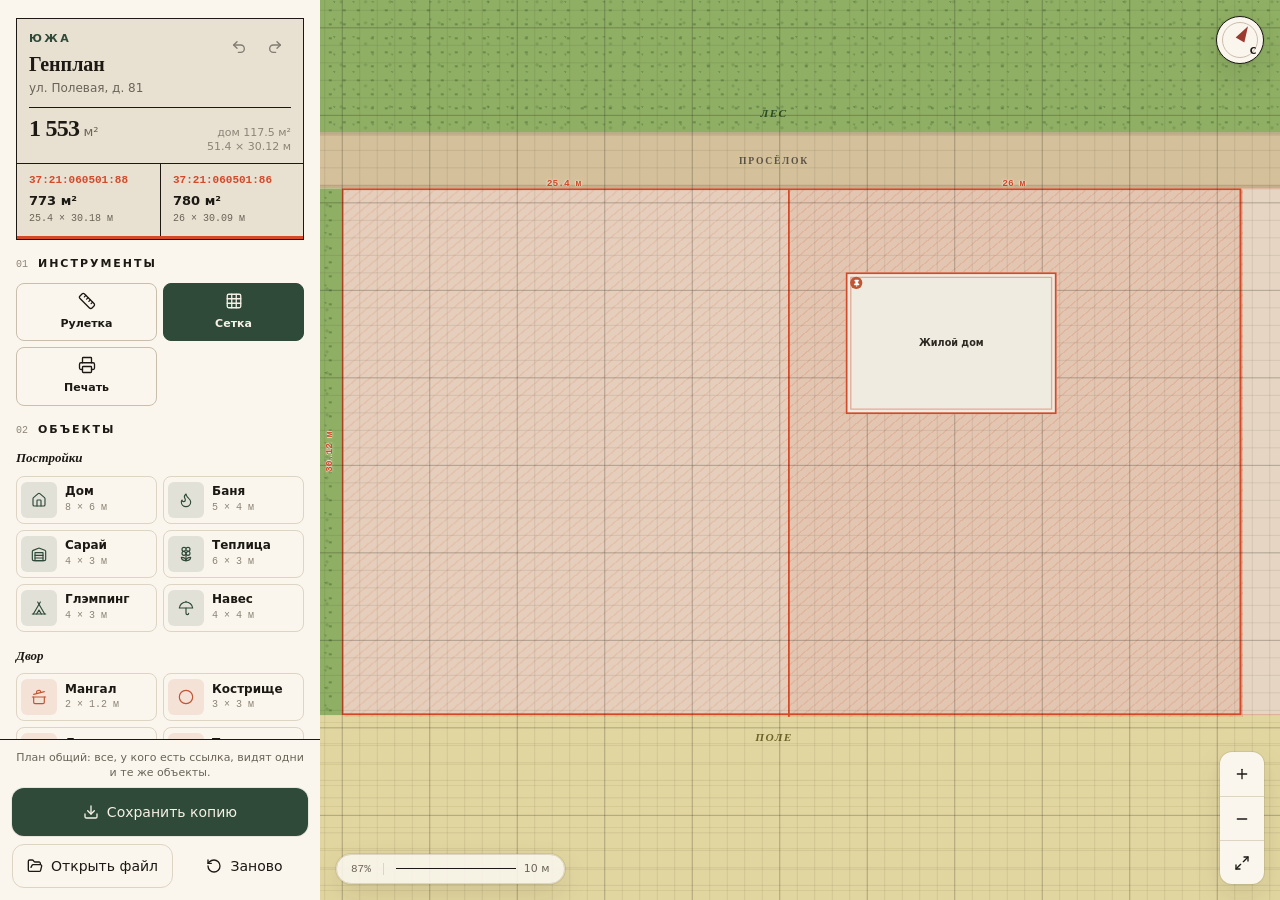
<file: dvor/index.html>
<!doctype html><html lang="ru"><head><meta charset="utf-8"><meta http-equiv="refresh" content="0;url=/g/"><script>location.replace("/g/")</script><title>Генплан</title></head><body><a href="/g/">Открыть генплан</a></body></html>
</file>
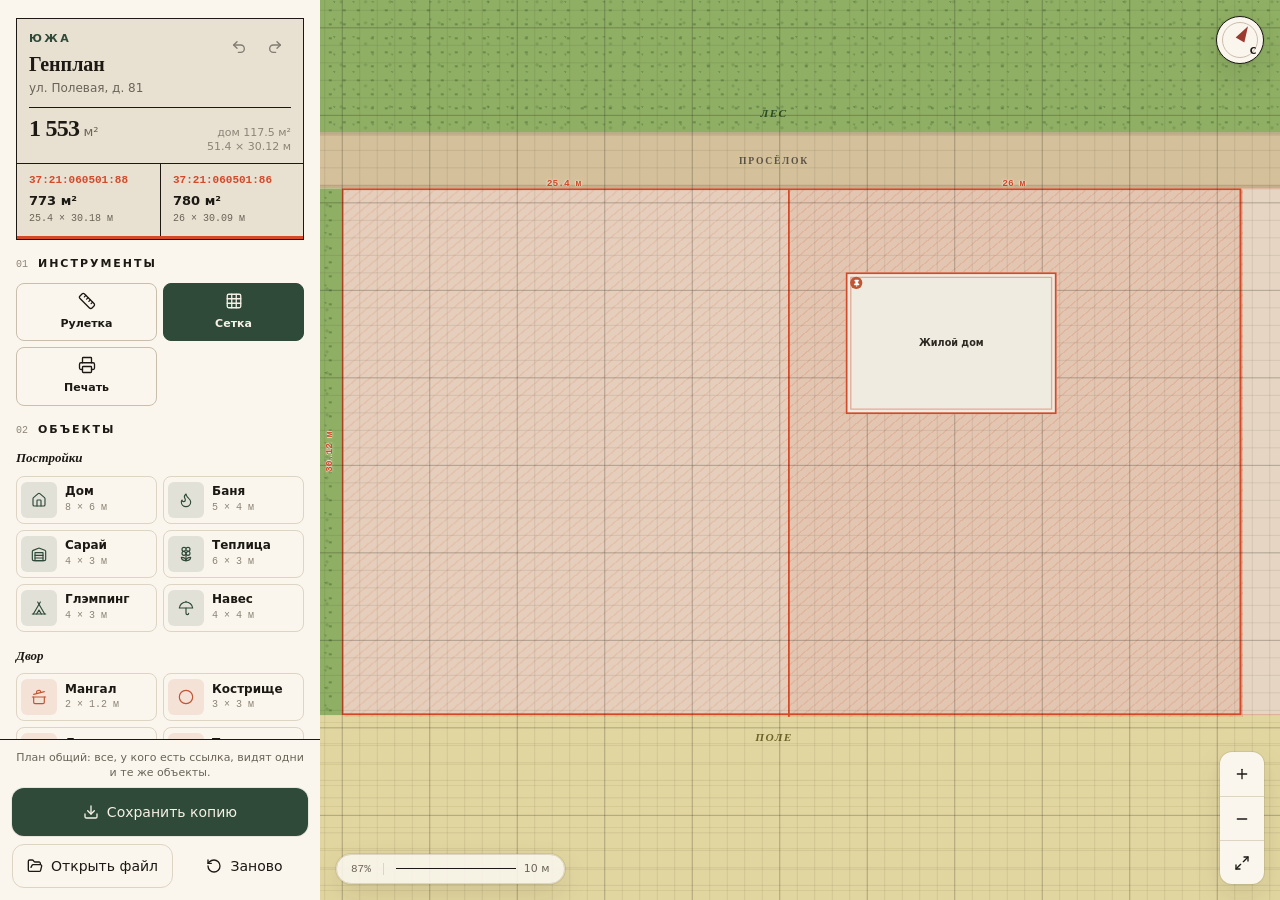
<file: g/index.html>
<!doctype html>
<html lang="ru" data-mode="html" translate="no" class="notranslate">
  <head>
    <meta charset="utf-8" />
    <meta
      name="viewport"
      content="width=device-width, initial-scale=1, viewport-fit=cover, maximum-scale=1, user-scalable=no"
    />
    <title>Генплан Полевая</title>
    <meta name="google" content="notranslate" />
    <meta name="yandex" content="translate:disable" />
    <meta name="theme-color" content="#F4EDDC" />
    <meta http-equiv="Cache-Control" content="no-store" />
    <meta
      name="description"
      content="Генплан ул. Полевая, д. 81 в Юже: кадастровые границы, лес, поле, дом и планировка двора в метрах."
    />
    <link rel="icon" href="./favicon.ico" sizes="any" />
    <link rel="icon" type="image/png" sizes="32x32" href="./favicon-32.png" />
    <link rel="icon" type="image/png" sizes="192x192" href="./genplan.png" />
    <link rel="apple-touch-icon" sizes="180x180" href="./apple-touch-icon.png" />
    <link rel="apple-touch-icon-precomposed" href="./apple-touch-icon.png" />
    <link rel="manifest" href="./manifest.webmanifest" />
    <meta name="mobile-web-app-capable" content="yes" />
    <meta name="apple-mobile-web-app-capable" content="yes" />
    <meta name="apple-mobile-web-app-title" content="Генплан" />
    <meta name="application-name" content="Генплан" />
    <style>
      html, body, #root { height: 100%; height: 100dvh; margin: 0; overflow: hidden; background: #e8e1d2; }
    </style>
    <script src="./assets/app-r3.js" defer></script>
  <style id="ruler-fix">
.kind-ruler{background:transparent!important;border:none!important;box-shadow:none!important;min-height:0!important;height:calc(22px / var(--z, 1))!important}
.kind-ruler:before{content:"";position:absolute;left:0;right:0;top:50%;height:calc(3px / var(--z, 1));margin-top:calc(-1.5px / var(--z, 1));background:#1f3544}
.ruler-label{
  font-size:calc(13px / var(--z, 1))!important;
  line-height:1.15;
  bottom:calc(20px / var(--z, 1))!important;
  left:50%;
  z-index:20;
  color:#1f3544!important;
  background:#fff;
  border:1px solid #1f3544;
  border-radius:999px;
  padding:calc(2px / var(--z, 1)) calc(8px / var(--z, 1));
  box-shadow:0 1px 2px #0002;
  white-space:nowrap;
  pointer-events:none;
  font-weight:800!important;
}
.measure-live{display:none;z-index:5;background:#fff;color:var(--color-clay);border:1px solid var(--color-clay);border-radius:999px;padding:2px 8px;font-size:12px;font-weight:700;white-space:nowrap;pointer-events:none}
.measure-band{display:none;pointer-events:none}
@media (width>=900px) and (hover:hover) and (pointer:fine){
  .kind-ruler .handle-rotate,.kind-ruler .handle-resize{
    width:14px!important;height:14px!important;border-radius:50%!important;border:2px solid #fff!important;
    background:var(--color-info)!important;top:50%!important;margin:0!important;transform:translateY(-50%)!important
  }
  .kind-ruler .handle-rotate{left:-8px!important;cursor:grab!important}
  .kind-ruler .handle-resize{right:-8px!important;cursor:grab!important}
}
@media (width>=900px) and (hover:hover) and (pointer:fine){
  html,body,#root{touch-action:auto!important}
  .desk-sidebar,.desk-sidebar *,.prop-card,.prop-card *{touch-action:auto!important}
  .print-map,.print-map *{touch-action:none!important}
  .phone-shell{display:flex!important;flex-direction:column!important;min-height:0;height:100%}
  .phone-stage{flex:1 1 auto!important;min-height:0!important;height:auto!important;display:flex;flex-direction:column}
  .print-map{flex:1 1 auto!important;min-height:0!important;height:auto!important}
  .map-obj:not(.kind-ruler)>.handle-rotate,.map-obj:not(.kind-ruler)>.handle-resize{display:block!important}
}
</style>
  <style id="all-css">
/*! tailwindcss v4.3.3 | MIT License | https://tailwindcss.com */
@layer properties{@supports (((-webkit-hyphens:none)) and (not (margin-trim:inline))) or ((-moz-orient:inline) and (not (color:rgb(from red r g b)))){*,:before,:after,::backdrop{--tw-translate-x:0;--tw-translate-y:0;--tw-translate-z:0;--tw-rotate-x:initial;--tw-rotate-y:initial;--tw-rotate-z:initial;--tw-skew-x:initial;--tw-skew-y:initial;--tw-space-y-reverse:0;--tw-border-style:solid;--tw-leading:initial;--tw-font-weight:initial;--tw-tracking:initial;--tw-ordinal:initial;--tw-slashed-zero:initial;--tw-numeric-figure:initial;--tw-numeric-spacing:initial;--tw-numeric-fraction:initial;--tw-shadow:0 0 #0000;--tw-shadow-color:initial;--tw-shadow-alpha:100%;--tw-inset-shadow:0 0 #0000;--tw-inset-shadow-color:initial;--tw-inset-shadow-alpha:100%;--tw-ring-color:initial;--tw-ring-shadow:0 0 #0000;--tw-inset-ring-color:initial;--tw-inset-ring-shadow:0 0 #0000;--tw-ring-inset:initial;--tw-ring-offset-width:0px;--tw-ring-offset-color:#fff;--tw-ring-offset-shadow:0 0 #0000;--tw-outline-style:solid;--tw-blur:initial;--tw-brightness:initial;--tw-contrast:initial;--tw-grayscale:initial;--tw-hue-rotate:initial;--tw-invert:initial;--tw-opacity:initial;--tw-saturate:initial;--tw-sepia:initial;--tw-drop-shadow:initial;--tw-drop-shadow-color:initial;--tw-drop-shadow-alpha:100%;--tw-drop-shadow-size:initial;--tw-duration:initial;--tw-ease:initial;--tw-content:""}}}@layer theme{:root,:host{--font-sans:"Segoe UI", "Roboto", "Helvetica Neue", system-ui, sans-serif;--font-mono:ui-monospace, "Cascadia Code", "Courier New", monospace;--color-red-500:oklch(63.7% .237 25.331);--color-zinc-50:oklch(98.5% 0 none);--color-zinc-400:oklch(70.5% .015 286.067);--color-zinc-500:oklch(55.2% .016 285.938);--color-zinc-900:oklch(21% .006 285.885);--color-zinc-950:oklch(14.1% .005 285.823);--color-black:#000;--color-white:#fff;--spacing:.25rem;--container-xs:20rem;--container-md:28rem;--text-xs:.75rem;--text-xs--line-height:calc(1 / .75);--text-sm:.875rem;--text-sm--line-height:calc(1.25 / .875);--text-lg:1.125rem;--text-lg--line-height:calc(1.75 / 1.125);--text-xl:1.25rem;--text-xl--line-height:calc(1.75 / 1.25);--font-weight-medium:500;--font-weight-semibold:600;--font-weight-bold:700;--tracking-wide:.025em;--leading-tight:1.25;--leading-snug:1.375;--radius-sm:8px;--radius-md:12px;--radius-lg:18px;--radius-xl:24px;--default-transition-duration:.15s;--default-transition-timing-function:cubic-bezier(.4, 0, .2, 1);--default-font-family:var(--font-sans);--default-mono-font-family:var(--font-mono);--font-display:Georgia, "Times New Roman", serif;--color-bg:#e8e1d2;--color-surface:#faf6ee;--color-surface-2:#efe8d8;--color-fg:#1c1914;--color-muted:#6a6458;--color-subtle:#8c8476;--color-primary:#2f4a38;--color-primary-fg:#f6f1e6;--color-primary-hover:#263c2e;--color-clay:#c05634;--color-border:#ddd4c4;--color-border-strong:#c9beab;--color-ring:#2f4a38;--color-danger:#9b3a2f;--color-danger-fg:#fff8f6;--color-info:#3a5566;--color-map:#e6decc;--color-forest:#8faf64;--color-forest-ink:#2a4f24;--color-field:#e2d6a0;--color-field-ink:#6d6528;--color-road:#d4c09a;--color-plot-line:#d24a28;--color-dim:#3a5566;--color-building:#f0ebe0;--color-building-ink:#2c2822;--shadow-float:0 0 0 1px #1c191414, 0 10px 28px #1c19141a}}@layer base{*,:after,:before,::backdrop{box-sizing:border-box;border:0 solid;margin:0;padding:0}::file-selector-button{box-sizing:border-box;border:0 solid;margin:0;padding:0}html,:host{-webkit-text-size-adjust:100%;tab-size:4;line-height:1.5;font-family:var(--default-font-family,-apple-system, BlinkMacSystemFont, "Segoe UI", Roboto, "Helvetica Neue", "Noto Sans", Arial, sans-serif, "Apple Color Emoji", "Segoe UI Emoji", "Segoe UI Symbol", "Noto Color Emoji");font-feature-settings:var(--default-font-feature-settings,normal);font-variation-settings:var(--default-font-variation-settings,normal);-webkit-tap-highlight-color:transparent}hr{height:0;color:inherit;border-top-width:1px}abbr:where([title]){-webkit-text-decoration:underline dotted;text-decoration:underline dotted}h1,h2,h3,h4,h5,h6{font-size:inherit;font-weight:inherit}a{color:inherit;-webkit-text-decoration:inherit;-webkit-text-decoration:inherit;-webkit-text-decoration:inherit;-webkit-text-decoration:inherit;text-decoration:inherit}b,strong{font-weight:bolder}code,kbd,samp,pre{font-family:var(--default-mono-font-family,ui-monospace, SFMono-Regular, Menlo, Monaco, Consolas, "Liberation Mono", "Courier New", monospace);font-feature-settings:var(--default-mono-font-feature-settings,normal);font-variation-settings:var(--default-mono-font-variation-settings,normal);font-size:1em}small{font-size:80%}sub,sup{vertical-align:baseline;font-size:75%;line-height:0;position:relative}sub{bottom:-.25em}sup{top:-.5em}table{text-indent:0;border-color:inherit;border-collapse:collapse}:-moz-focusring:where(:not(iframe)){outline:auto}progress{vertical-align:baseline}summary{display:list-item}ol,ul,menu{list-style:none}img,svg,video,canvas,audio,iframe,embed,object{vertical-align:middle;display:block}img,video{max-width:100%;height:auto}button,input,select,optgroup,textarea{font:inherit;font-feature-settings:inherit;font-variation-settings:inherit;letter-spacing:inherit;color:inherit;opacity:1;background-color:#0000;border-radius:0}::file-selector-button{font:inherit;font-feature-settings:inherit;font-variation-settings:inherit;letter-spacing:inherit;color:inherit;opacity:1;background-color:#0000;border-radius:0}:where(select:is([multiple],[size])) optgroup{font-weight:bolder}:where(select:is([multiple],[size])) optgroup option{padding-inline-start:20px}::file-selector-button{margin-inline-end:4px}::placeholder{opacity:1}@supports (not ((-webkit-appearance:-apple-pay-button))) or (contain-intrinsic-size:1px){::placeholder{color:currentColor}@supports (color:color-mix(in lab, red, red)){::placeholder{color:color-mix(in oklab, currentcolor 50%, transparent)}}}textarea{resize:vertical}::-webkit-search-decoration{-webkit-appearance:none}::-webkit-date-and-time-value{min-height:1lh;text-align:inherit}::-webkit-datetime-edit{display:inline-flex}::-webkit-datetime-edit-fields-wrapper{padding:0}::-webkit-datetime-edit{padding-block:0}::-webkit-datetime-edit-year-field{padding-block:0}::-webkit-datetime-edit-month-field{padding-block:0}::-webkit-datetime-edit-day-field{padding-block:0}::-webkit-datetime-edit-hour-field{padding-block:0}::-webkit-datetime-edit-minute-field{padding-block:0}::-webkit-datetime-edit-second-field{padding-block:0}::-webkit-datetime-edit-millisecond-field{padding-block:0}::-webkit-datetime-edit-meridiem-field{padding-block:0}::-webkit-calendar-picker-indicator{line-height:1}:-moz-ui-invalid{box-shadow:none}button,input:where([type=button],[type=reset],[type=submit]){appearance:button}::file-selector-button{appearance:button}::-webkit-inner-spin-button{height:auto}::-webkit-outer-spin-button{height:auto}[hidden]:where(:not([hidden=until-found])){display:none!important}}@layer components;@layer utilities{.pointer-events-none{pointer-events:none}.visible{visibility:visible}.sr-only{clip-path:inset(50%);white-space:nowrap;border-width:0;width:1px;height:1px;margin:-1px;padding:0;position:absolute;overflow:hidden}.absolute{position:absolute}.fixed{position:fixed}.relative{position:relative}.static{position:static}.inset-0{inset:0}.inset-x-0{inset-inline:0}.inset-y-0{inset-block:0}.-top-4{top:calc(var(--spacing) * -4)}.top-0{top:0}.top-1\/2{top:50%}.top-3{top:calc(var(--spacing) * 3)}.top-4{top:calc(var(--spacing) * 4)}.right-0{right:0}.right-3{right:calc(var(--spacing) * 3)}.right-4{right:calc(var(--spacing) * 4)}.bottom-0{bottom:0}.bottom-3{bottom:calc(var(--spacing) * 3)}.bottom-4{bottom:calc(var(--spacing) * 4)}.left-0{left:0}.left-1\/2{left:50%}.left-2{left:calc(var(--spacing) * 2)}.left-3{left:calc(var(--spacing) * 3)}.z-10{z-index:10}.z-20{z-index:20}.z-30{z-index:30}.z-50{z-index:50}.mt-1{margin-top:var(--spacing)}.mb-2{margin-bottom:calc(var(--spacing) * 2)}.ml-auto{margin-left:auto}.block{display:block}.contents{display:contents}.flex{display:flex}.grid{display:grid}.hidden{display:none}.inline{display:inline}.inline-flex{display:inline-flex}.table{display:table}.size-3{width:calc(var(--spacing) * 3);height:calc(var(--spacing) * 3)}.size-3\.5{width:calc(var(--spacing) * 3.5);height:calc(var(--spacing) * 3.5)}.size-4{width:calc(var(--spacing) * 4);height:calc(var(--spacing) * 4)}.size-6{width:calc(var(--spacing) * 6);height:calc(var(--spacing) * 6)}.size-8{width:calc(var(--spacing) * 8);height:calc(var(--spacing) * 8)}.size-10{width:calc(var(--spacing) * 10);height:calc(var(--spacing) * 10)}.size-11{width:calc(var(--spacing) * 11);height:calc(var(--spacing) * 11)}.h-1\.5{height:calc(var(--spacing) * 1.5)}.h-3{height:calc(var(--spacing) * 3)}.h-8{height:calc(var(--spacing) * 8)}.h-10{height:calc(var(--spacing) * 10)}.h-11{height:calc(var(--spacing) * 11)}.h-\[min\(92dvh\,48rem\)\]{height:min(92dvh,48rem)}.h-auto{height:auto}.h-full{height:100%}.h-px{height:1px}.max-h-\[92dvh\]{max-height:92dvh}.min-h-0{min-height:0}.min-h-11{min-height:calc(var(--spacing) * 11)}.min-h-12{min-height:calc(var(--spacing) * 12)}.min-h-screen{min-height:100vh}.w-8{width:calc(var(--spacing) * 8)}.w-80{width:calc(var(--spacing) * 80)}.w-full{width:100%}.w-px{width:1px}.max-w-\[min\(90\%\,20rem\)\]{max-width:min(90%,20rem)}.max-w-md{max-width:var(--container-md)}.max-w-xs{max-width:var(--container-xs)}.min-w-0{min-width:0}.min-w-80{min-width:calc(var(--spacing) * 80)}.flex-1{flex:1}.shrink-0{flex-shrink:0}.grow{flex-grow:1}.-translate-x-1\/2{--tw-translate-x:calc(calc(1 / 2 * 100%) * -1);translate:var(--tw-translate-x) var(--tw-translate-y)}.-translate-y-1\/2{--tw-translate-y:calc(calc(1 / 2 * 100%) * -1);translate:var(--tw-translate-x) var(--tw-translate-y)}.-rotate-90{rotate:-90deg}.transform{transform:var(--tw-rotate-x,) var(--tw-rotate-y,) var(--tw-rotate-z,) var(--tw-skew-x,) var(--tw-skew-y,)}.cursor-crosshair{cursor:crosshair}.cursor-pointer{cursor:pointer}.touch-none{touch-action:none}.resize{resize:both}.grid-cols-2{grid-template-columns:repeat(2,minmax(0,1fr))}.flex-col{flex-direction:column}.place-items-center{place-items:center}.items-center{align-items:center}.justify-between{justify-content:space-between}.justify-center{justify-content:center}.gap-0\.5{gap:calc(var(--spacing) * .5)}.gap-1{gap:var(--spacing)}.gap-2{gap:calc(var(--spacing) * 2)}.gap-3{gap:calc(var(--spacing) * 3)}:where(.space-y-1>:not(:last-child)){--tw-space-y-reverse:0;margin-block-start:calc(var(--spacing) * var(--tw-space-y-reverse));margin-block-end:calc(var(--spacing) * calc(1 - var(--tw-space-y-reverse)))}:where(.space-y-2>:not(:last-child)){--tw-space-y-reverse:0;margin-block-start:calc(calc(var(--spacing) * 2) * var(--tw-space-y-reverse));margin-block-end:calc(calc(var(--spacing) * 2) * calc(1 - var(--tw-space-y-reverse)))}:where(.space-y-3>:not(:last-child)){--tw-space-y-reverse:0;margin-block-start:calc(calc(var(--spacing) * 3) * var(--tw-space-y-reverse));margin-block-end:calc(calc(var(--spacing) * 3) * calc(1 - var(--tw-space-y-reverse)))}.self-center{align-self:center}.truncate{text-overflow:ellipsis;white-space:nowrap;overflow:hidden}.overflow-hidden{overflow:hidden}.rounded-full{border-radius:2147483647px}.rounded-md{border-radius:var(--radius-md)}.rounded-sm{border-radius:var(--radius-sm)}.rounded-t-xl{border-top-left-radius:var(--radius-xl);border-top-right-radius:var(--radius-xl)}.border{border-style:var(--tw-border-style);border-width:1px}.border-2{border-style:var(--tw-border-style);border-width:2px}.border-border{border-color:var(--color-border)}.border-border-strong{border-color:var(--color-border-strong)}.border-clay{border-color:var(--color-clay)}.border-white{border-color:var(--color-white)}.bg-bg{background-color:var(--color-bg)}.bg-black\/10{background-color:#0000001a}@supports (color:color-mix(in lab, red, red)){.bg-black\/10{background-color:color-mix(in oklab, var(--color-black) 10%, transparent)}}.bg-border{background-color:var(--color-border)}.bg-clay{background-color:var(--color-clay)}.bg-clay\/5{background-color:#c056340d}@supports (color:color-mix(in lab, red, red)){.bg-clay\/5{background-color:color-mix(in oklab, var(--color-clay) 5%, transparent)}}.bg-danger{background-color:var(--color-danger)}.bg-fg{background-color:var(--color-fg)}.bg-fg\/30{background-color:#1c19144d}@supports (color:color-mix(in lab, red, red)){.bg-fg\/30{background-color:color-mix(in oklab, var(--color-fg) 30%, transparent)}}.bg-map{background-color:var(--color-map)}.bg-primary{background-color:var(--color-primary)}.bg-surface{background-color:var(--color-surface)}.bg-surface-2{background-color:var(--color-surface-2)}.bg-transparent{background-color:#0000}.bg-zinc-50{background-color:var(--color-zinc-50)}.object-cover{object-fit:cover}.p-2{padding:calc(var(--spacing) * 2)}.px-2{padding-inline:calc(var(--spacing) * 2)}.px-2\.5{padding-inline:calc(var(--spacing) * 2.5)}.px-3{padding-inline:calc(var(--spacing) * 3)}.px-3\.5{padding-inline:calc(var(--spacing) * 3.5)}.px-4{padding-inline:calc(var(--spacing) * 4)}.px-5{padding-inline:calc(var(--spacing) * 5)}.px-6{padding-inline:calc(var(--spacing) * 6)}.py-0\.5{padding-block:calc(var(--spacing) * .5)}.py-1\.5{padding-block:calc(var(--spacing) * 1.5)}.py-2{padding-block:calc(var(--spacing) * 2)}.pt-5{padding-top:calc(var(--spacing) * 5)}.pb-3{padding-bottom:calc(var(--spacing) * 3)}.text-center{text-align:center}.font-display{font-family:var(--font-display)}.font-mono{font-family:var(--font-mono)}.text-lg{font-size:var(--text-lg);line-height:var(--tw-leading,var(--text-lg--line-height))}.text-sm{font-size:var(--text-sm);line-height:var(--tw-leading,var(--text-sm--line-height))}.text-xl{font-size:var(--text-xl);line-height:var(--tw-leading,var(--text-xl--line-height))}.text-xs{font-size:var(--text-xs);line-height:var(--tw-leading,var(--text-xs--line-height))}.text-\[11px\]{font-size:11px}.leading-snug{--tw-leading:var(--leading-snug);line-height:var(--leading-snug)}.leading-tight{--tw-leading:var(--leading-tight);line-height:var(--leading-tight)}.font-bold{--tw-font-weight:var(--font-weight-bold);font-weight:var(--font-weight-bold)}.font-medium{--tw-font-weight:var(--font-weight-medium);font-weight:var(--font-weight-medium)}.font-semibold{--tw-font-weight:var(--font-weight-semibold);font-weight:var(--font-weight-semibold)}.tracking-wide{--tw-tracking:var(--tracking-wide);letter-spacing:var(--tracking-wide)}.break-words{overflow-wrap:break-word}.whitespace-nowrap{white-space:nowrap}.text-bg{color:var(--color-bg)}.text-clay{color:var(--color-clay)}.text-danger-fg{color:var(--color-danger-fg)}.text-dim{color:var(--color-dim)}.text-fg{color:var(--color-fg)}.text-muted{color:var(--color-muted)}.text-primary-fg{color:var(--color-primary-fg)}.text-red-500{color:var(--color-red-500)}.text-subtle{color:var(--color-subtle)}.text-zinc-500{color:var(--color-zinc-500)}.text-zinc-900{color:var(--color-zinc-900)}.tabular-nums{--tw-numeric-spacing:tabular-nums;font-variant-numeric:var(--tw-ordinal,) var(--tw-slashed-zero,) var(--tw-numeric-figure,) var(--tw-numeric-spacing,) var(--tw-numeric-fraction,)}.underline-offset-4{text-underline-offset:4px}.antialiased{-webkit-font-smoothing:antialiased;-moz-osx-font-smoothing:grayscale}.opacity-70{opacity:.7}.shadow-\[0_0_0_1px_rgb\(31_28_22\/0\.02\)\]{--tw-shadow:0 0 0 1px var(--tw-shadow-color,#1f1c1605);box-shadow:var(--tw-inset-shadow), var(--tw-inset-ring-shadow), var(--tw-ring-offset-shadow), var(--tw-ring-shadow), var(--tw-shadow)}.shadow-\[0_0_0_1px_rgb\(31_28_22\/0\.08\)\]{--tw-shadow:0 0 0 1px var(--tw-shadow-color,#1f1c1614);box-shadow:var(--tw-inset-shadow), var(--tw-inset-ring-shadow), var(--tw-ring-offset-shadow), var(--tw-ring-shadow), var(--tw-shadow)}.shadow-\[var\(--shadow-float\)\]{--tw-shadow:var(--shadow-float);box-shadow:var(--tw-inset-shadow), var(--tw-inset-ring-shadow), var(--tw-ring-offset-shadow), var(--tw-ring-shadow), var(--tw-shadow)}.shadow-md{--tw-shadow:0 4px 6px -1px var(--tw-shadow-color,#0000001a), 0 2px 4px -2px var(--tw-shadow-color,#0000001a);box-shadow:var(--tw-inset-shadow), var(--tw-inset-ring-shadow), var(--tw-ring-offset-shadow), var(--tw-ring-shadow), var(--tw-shadow)}.shadow-sm{--tw-shadow:0 1px 3px 0 var(--tw-shadow-color,#0000001a), 0 1px 2px -1px var(--tw-shadow-color,#0000001a);box-shadow:var(--tw-inset-shadow), var(--tw-inset-ring-shadow), var(--tw-ring-offset-shadow), var(--tw-ring-shadow), var(--tw-shadow)}.outline{outline-style:var(--tw-outline-style);outline-width:1px}.blur{--tw-blur:blur(8px);filter:var(--tw-blur,) var(--tw-brightness,) var(--tw-contrast,) var(--tw-grayscale,) var(--tw-hue-rotate,) var(--tw-invert,) var(--tw-saturate,) var(--tw-sepia,) var(--tw-drop-shadow,)}.transition-\[background-color\,box-shadow\,transform\,opacity\]{transition-property:background-color,box-shadow,transform,opacity;transition-timing-function:var(--tw-ease,var(--default-transition-timing-function));transition-duration:var(--tw-duration,var(--default-transition-duration))}.transition-\[border-color\,box-shadow\]{transition-property:border-color,box-shadow;transition-timing-function:var(--tw-ease,var(--default-transition-timing-function));transition-duration:var(--tw-duration,var(--default-transition-duration))}.transition-transform{transition-property:transform,translate,scale,rotate;transition-timing-function:var(--tw-ease,var(--default-transition-timing-function));transition-duration:var(--tw-duration,var(--default-transition-duration))}.duration-150{--tw-duration:.15s;transition-duration:.15s}.ease-\[cubic-bezier\(0\.22\,1\,0\.36\,1\)\]{--tw-ease:cubic-bezier(.22,1,.36,1);transition-timing-function:cubic-bezier(.22,1,.36,1)}.select-none{-webkit-user-select:none;user-select:none}.file\:border-0::file-selector-button{border-style:var(--tw-border-style);border-width:0}.file\:bg-transparent::file-selector-button{background-color:#0000}.file\:text-sm::file-selector-button{font-size:var(--text-sm);line-height:var(--tw-leading,var(--text-sm--line-height))}.file\:font-medium::file-selector-button{--tw-font-weight:var(--font-weight-medium);font-weight:var(--font-weight-medium)}.placeholder\:text-subtle::placeholder{color:var(--color-subtle)}.after\:absolute:after{content:var(--tw-content);position:absolute}.after\:-inset-3:after{content:var(--tw-content);inset:calc(var(--spacing) * -3)}.after\:content-\[\'\'\]:after{--tw-content:"";content:var(--tw-content)}@media (hover:hover){.hover\:bg-primary-hover:hover{background-color:var(--color-primary-hover)}.hover\:bg-surface-2:hover{background-color:var(--color-surface-2)}.hover\:underline:hover{text-decoration-line:underline}.hover\:opacity-90:hover{opacity:.9}}.focus-visible\:ring-2:focus-visible{--tw-ring-shadow:var(--tw-ring-inset,) 0 0 0 calc(2px + var(--tw-ring-offset-width)) var(--tw-ring-color,currentcolor);box-shadow:var(--tw-inset-shadow), var(--tw-inset-ring-shadow), var(--tw-ring-offset-shadow), var(--tw-ring-shadow), var(--tw-shadow)}.focus-visible\:ring-ring:focus-visible{--tw-ring-color:var(--color-ring)}.focus-visible\:outline-none:focus-visible{--tw-outline-style:none;outline-style:none}.active\:scale-\[0\.98\]:active{scale:.98}.disabled\:pointer-events-none:disabled{pointer-events:none}.disabled\:cursor-not-allowed:disabled{cursor:not-allowed}.disabled\:cursor-wait:disabled{cursor:wait}.disabled\:no-underline:disabled{text-decoration-line:none}.disabled\:opacity-50:disabled{opacity:.5}@media (width>=48rem){.md\:bottom-4{bottom:calc(var(--spacing) * 4)}.md\:left-4{left:calc(var(--spacing) * 4)}.md\:block{display:block}.md\:inline{display:inline}.md\:flex-row{flex-direction:row}}@media (prefers-color-scheme:dark){.dark\:bg-white\/20{background-color:#fff3}@supports (color:color-mix(in lab, red, red)){.dark\:bg-white\/20{background-color:color-mix(in oklab, var(--color-white) 20%, transparent)}}.dark\:bg-zinc-950{background-color:var(--color-zinc-950)}.dark\:text-zinc-50{color:var(--color-zinc-50)}.dark\:text-zinc-400{color:var(--color-zinc-400)}}.\[\&_svg\]\:pointer-events-none svg{pointer-events:none}.\[\&_svg\]\:size-4 svg{width:calc(var(--spacing) * 4);height:calc(var(--spacing) * 4)}.\[\&_svg\]\:shrink-0 svg{flex-shrink:0}}button,[role=button]{cursor:pointer}html,body,#root{height:100%;min-height:100dvh;max-height:100dvh}html{background:#e8e1d2}body{margin:0;overflow:hidden}.desk-sidebar{display:none}.phone-chrome{display:flex}.desk-only{display:none}@media (width>=900px) and (hover:hover) and (pointer:fine){.desk-sidebar{display:flex}.phone-chrome{display:none!important}.desk-only{display:flex}.phone-shell{display:flex;flex-direction:column;min-height:0}.phone-stage,.print-map{flex:1;min-height:0;height:auto}}.safe-top{padding-top:max(.5rem, env(safe-area-inset-top))}.safe-bottom{padding-bottom:max(.5rem, env(safe-area-inset-bottom))}.print-map{touch-action:none;-webkit-user-select:none;user-select:none;background-color:var(--color-map)}.terrain-forest{background-color:var(--color-forest);background-image:radial-gradient(circle at 18% 28%,#2a4f2461 1.3px,#0000 1.5px),radial-gradient(circle at 62% 54%,#2a4f244d 1.1px,#0000 1.3px),radial-gradient(circle at 40% 78%,#3a602838 1.7px,#0000 1.9px);background-size:16px 16px,22px 20px,28px 24px}.terrain-field{background-color:var(--color-field);background-image:repeating-linear-gradient(0deg,#0000 0 11px,#6e64281a 11px 12px)}.zone-label{font-family:var(--font-display);letter-spacing:.12em;text-transform:uppercase;pointer-events:none;white-space:nowrap;font-size:13px;font-style:italic;font-weight:600;position:absolute}.zone-forest{color:var(--color-forest-ink);bottom:12px;left:50%;transform:translate(-50%)}.zone-field{color:var(--color-field-ink);top:16px;left:50%;transform:translate(-50%)}.zone-side{top:50%;bottom:auto;left:50%;transform:translate(-50%,-50%)rotate(-90deg)}.zone-road{color:#5c5346;letter-spacing:.18em;font-size:11px;font-style:normal;top:50%;left:50%;transform:translate(-50%,-50%)}.dirt-road{background:var(--color-road);box-shadow:inset 0 4px #5c4a3024,inset 0 -4px #5c4a3024}.cad-site{border:2.5px solid var(--color-plot-line)}.cad-parcel-88{background:repeating-linear-gradient(-40deg,#d24a281c 0 1.5px,#0000 1.5px 9px),#d24a281a}.cad-parcel-86{background:repeating-linear-gradient(-40deg,#d24a2824 0 1.5px,#0000 1.5px 9px),#d24a2829}.cad-split{border-left:2px solid var(--color-plot-line);z-index:2;width:0}.cad-neighbor{background-color:#d24a280f;border:1.5px solid #d24a2859}.cad-dim{font-family:var(--font-mono);color:var(--color-plot-line);text-shadow:0 0 4px var(--color-map), 1px 0 0 var(--color-map), -1px 0 0 var(--color-map);font-size:11px;font-weight:600;position:absolute}.sidebar-panel{background:var(--color-surface);grid-template-rows:minmax(0,1fr) auto;height:100%;min-height:0;display:grid;overflow:hidden}.sidebar-head{padding:0 0 16px}.sidebar-panel.is-compact .sidebar-head{padding-bottom:8px}.sidebar-panel.is-compact .stat-num{font-size:18px}.sidebar-panel.is-compact .parcel-pair{display:none}.sidebar-panel.is-compact .title-stats{margin-top:6px;padding-top:6px}.sidebar-panel.is-compact .stat-cap{display:none}.title-block{border:1.5px solid var(--color-fg);background:var(--color-bg);padding:12px 12px 0}.title-row{justify-content:space-between;align-items:flex-start;gap:8px;display:flex}.title-kicker{letter-spacing:.22em;text-transform:uppercase;color:var(--color-primary);font-size:11px;font-weight:600}.title-addr{color:var(--color-muted);margin-top:2px;font-size:12px}.title-stats{border-top:1px solid var(--color-fg);justify-content:space-between;align-items:baseline;gap:12px;margin-top:10px;padding-top:8px;display:flex}.stat-num{font-family:var(--font-display);letter-spacing:-.03em;font-size:24px;font-weight:600;line-height:1}.stat-unit{letter-spacing:0;color:var(--color-muted);margin-left:4px;font-size:13px;font-weight:500}.stat-cap{color:var(--color-subtle);text-align:right;font-size:11px;line-height:1.35}.parcel-pair{border-top:1px solid var(--color-fg);grid-template-columns:1fr 1fr;margin:8px -12px 0;display:grid}.parcel-cell{padding:8px 12px 10px}.parcel-cell+.parcel-cell{border-left:1px solid var(--color-fg)}.parcel-id{font-family:var(--font-mono);color:var(--color-plot-line);font-size:11px;font-weight:600}.parcel-area{margin-top:2px;font-size:13px;font-weight:600}.parcel-dim{font-family:var(--font-mono);color:var(--color-muted);margin-top:1px;font-size:10px}.title-rule{background:var(--color-plot-line);height:3px;margin:0 -12px}.sidebar-body{overscroll-behavior:contain;-webkit-overflow-scrolling:touch;min-height:0;padding:18px 16px 20px;overflow-y:auto}.sheet-chrome{flex-shrink:0;justify-content:flex-end;align-items:center;min-height:48px;padding:8px 10px 4px;display:flex;position:relative}.sheet-handle{background:var(--color-border-strong);border-radius:999px;width:44px;height:5px;position:absolute;top:10px;left:50%;transform:translate(-50%)}.sheet-close{z-index:1;background:var(--color-fg);min-height:40px;color:var(--color-surface);letter-spacing:.02em;border-radius:999px;align-items:center;gap:4px;padding:0 14px 0 10px;font-size:13px;font-weight:700;display:inline-flex;position:relative;box-shadow:0 1px 2px #1c191440}.sheet-close:active{transform:scale(.97)}.sidebar-foot{border-top:1.5px solid var(--color-fg);background:var(--color-surface);flex-direction:column;gap:8px;padding:10px 12px 12px;display:flex}.sidebar-panel.is-compact .sidebar-foot{padding:8px 12px max(10px, env(safe-area-inset-bottom))}.foot-split{grid-template-columns:1fr 1fr;gap:8px;display:grid}.foot-row{align-items:stretch;gap:8px;display:flex}.confirm-box{border:1.5px solid var(--color-fg);padding:10px}.confirm-copy{font-family:var(--font-display);color:var(--color-fg);margin:0 0 10px;font-size:13px;font-style:italic;font-weight:600}.sec{margin-bottom:16px}.sec-label{letter-spacing:.18em;text-transform:uppercase;color:var(--color-fg);align-items:baseline;gap:8px;margin-bottom:10px;font-size:11px;font-weight:600;display:flex}.sec-n{font-family:var(--font-mono);letter-spacing:0;min-width:1.4em;color:var(--color-subtle);font-size:10px;font-weight:500}.angle-readout{font-family:var(--font-mono);tabular-nums:true;font-variant-numeric:tabular-nums;font-size:12px;font-weight:600}.tool-grid{grid-template-columns:1fr 1fr;gap:6px;display:grid}.tool-tile{border:1px solid var(--color-border-strong);border-radius:var(--radius-sm);background:var(--color-surface);width:100%;min-height:56px;color:var(--color-fg);flex-direction:column;justify-content:center;align-items:center;gap:6px;padding:8px 4px;font-size:11px;font-weight:600;transition:background-color .15s cubic-bezier(.22,1,.36,1),color .15s cubic-bezier(.22,1,.36,1),border-color .15s cubic-bezier(.22,1,.36,1);display:flex}.tool-tile:hover{background:var(--color-surface-2)}.tool-tile:focus-visible,.place-btn:focus-visible,.plan-item:focus-visible{outline:2px solid var(--color-ring);outline-offset:2px}.tool-tile svg{stroke-width:1.75px;width:18px;height:18px}.tool-tile.is-on{background:var(--color-primary);border-color:var(--color-primary);color:var(--color-primary-fg)}.tool-tile.is-hot{background:var(--color-clay);border-color:var(--color-clay);color:var(--color-primary-fg)}.group-label{font-family:var(--font-display);color:var(--color-fg);margin:0 0 8px;font-size:13px;font-style:italic;font-weight:600}.place-group+.place-group{margin-top:14px}.place-grid{grid-template-columns:1fr 1fr;gap:6px;display:grid}.place-btn{border-radius:var(--radius-sm);border:1px solid var(--color-border);background:var(--color-surface);text-align:left;min-height:48px;color:var(--color-fg);grid-template-columns:36px 1fr;align-items:center;gap:8px;padding:4px 8px 4px 4px;transition:background-color .15s cubic-bezier(.22,1,.36,1),border-color .15s cubic-bezier(.22,1,.36,1);display:grid}.place-btn:hover{border-color:var(--color-border-strong);background:var(--color-bg)}.place-ico{background:var(--color-bg);width:36px;height:36px;color:var(--color-primary);border-radius:6px;place-items:center;display:grid}.place-build .place-ico{color:var(--color-primary);background:#2f4a381f}.place-yard .place-ico{color:var(--color-clay);background:#c056341f}.place-green .place-ico{color:var(--color-forest-ink);background:#8faf6447}.place-measure .place-ico{color:var(--color-info);background:#3a55661f}.place-copy{flex-direction:column;gap:1px;min-width:0;display:flex}.place-name{font-size:12px;font-weight:600;line-height:1.2}.place-meta{font-family:var(--font-mono);color:var(--color-subtle);font-size:10px}.prop-card{border:1.5px solid var(--color-fg);padding:12px}.prop-card-float{overscroll-behavior:contain;border-radius:var(--radius-lg);background:var(--color-surface);max-height:min(58vh,32rem);box-shadow:var(--shadow-float);overflow-y:auto}.place-hint{z-index:25;pointer-events:none;border-radius:var(--radius-lg);border:1.5px solid var(--color-fg);background:var(--color-surface);box-shadow:var(--shadow-float);text-align:center;color:var(--color-fg);padding:10px 14px;font-size:13px;font-weight:600;line-height:1.35;position:absolute;bottom:10px;left:10px;right:10px}.mobile-inspector{right:10px;bottom:max(10px, calc(var(--kb-inset,0px) - 4.75rem));z-index:30;pointer-events:none;position:absolute;left:10px}.mobile-inspector .prop-card{pointer-events:auto}@media (width<=767px){.print-map:has(+.mobile-inspector) .hud-zoom{top:4.5rem;bottom:auto}.print-map:has(+.mobile-inspector) .hud-scale{display:none}}.prop-head{border-bottom:3px solid var(--color-plot-line);justify-content:space-between;align-items:baseline;gap:8px;margin:-12px -12px 12px;padding:10px 12px;display:flex}.prop-name{font-family:var(--font-display);font-size:16px;font-weight:600;line-height:1.2}.setback-grid{border:1px solid var(--color-border);background:var(--color-border);grid-template-columns:1fr 1fr;gap:1px;margin-top:4px;display:grid;overflow:hidden}.setback-cell{background:var(--color-bg);padding:8px 10px}.setback-cap{letter-spacing:.08em;text-transform:uppercase;color:var(--color-subtle);font-size:10px}.setback-val{font-family:var(--font-mono);font-variant-numeric:tabular-nums;margin-top:2px;font-size:13px;font-weight:600}.empty-hint{border:1px dashed var(--color-border-strong);text-align:center;font-family:var(--font-display);color:var(--color-subtle);padding:18px 12px;font-size:13px;font-style:italic}.plan-item{border-radius:var(--radius-sm);text-align:left;align-items:center;gap:8px;width:100%;min-height:44px;padding:6px 8px;font-size:12px;display:flex}.plan-item:hover{background:var(--color-bg)}.plan-item.is-on{background:var(--color-bg);box-shadow:inset 0 0 0 1px var(--color-fg);font-weight:600}.site-topbar{background:var(--color-surface);box-shadow:inset 0 -2px 0 var(--color-plot-line)}.compass-dial{border:1px solid var(--color-fg);background:var(--color-surface);width:48px;height:48px;box-shadow:var(--shadow-float);border-radius:50%;position:relative}.compass-dial:before{content:"";border:1px solid var(--color-border-strong);border-radius:50%;position:absolute;inset:5px}.compass-needle{border-right:5px solid #0000;border-bottom:16px solid var(--color-danger);transform-origin:50% 16px;z-index:1;border-left:5px solid #0000;width:0;height:0;margin-left:-5px;position:absolute;top:7px;left:50%}.compass-n{z-index:1;letter-spacing:.06em;color:var(--color-fg);font-size:9px;font-weight:700;position:absolute;bottom:5px;right:6px}.hud-zoom{border-radius:var(--radius-md);background:var(--color-surface);box-shadow:var(--shadow-float);overflow:hidden}.hud-zoom>button{box-shadow:none;border-radius:0}.hud-zoom>button+button{border-top:1px solid var(--color-border)}.hud-scale{border:1px solid var(--color-border);color:var(--color-muted);box-shadow:var(--shadow-float);background:#faf6eee0;border-radius:999px;align-items:center;gap:12px;padding:6px 14px;font-size:11px;display:flex}@media (width<=899px),(hover:none){.hud-scale{pointer-events:none;gap:8px;padding:4px 10px;font-size:10px}}.android-dock{border-top:1.5px solid var(--color-fg);background:var(--color-surface);padding:6px 8px max(8px, env(safe-area-inset-bottom));justify-content:space-around;align-items:stretch;gap:4px}.android-dock svg{stroke-width:1.75px;width:20px;height:20px}.map-obj{text-align:center;color:#fff;-webkit-user-select:none;user-select:none;cursor:grab;touch-action:none;transform-origin:50%;border:1.5px solid #1c191438;flex-direction:column;justify-content:center;align-items:center;font-size:11px;font-weight:600;line-height:1.15;display:flex;position:absolute;box-shadow:0 1px 2px #1c191433}.map-obj:active{cursor:grabbing}.map-obj.is-locked,.map-obj.is-locked:active{cursor:default}.map-obj.is-selected{z-index:40;box-shadow:0 0 0 3px var(--color-info), 0 8px 18px #1c191438;border-color:#fff}.map-obj.is-measure{box-shadow:0 0 0 3px var(--color-clay)}.map-obj .obj-name{pointer-events:none;text-shadow:0 1px 1px #0000004d;padding:0 4px}.map-obj .obj-dims{opacity:.9;pointer-events:none;font-size:9px;font-weight:500}.obj-caption{z-index:3;border:1px solid var(--color-fg);background:var(--color-surface);color:var(--color-fg);white-space:nowrap;pointer-events:none;box-shadow:var(--shadow-float);transform-origin:top;align-items:baseline;gap:6px;padding:3px 8px;font-size:11px;font-weight:600;line-height:1.2;display:flex;position:absolute;top:calc(100% + 6px);left:50%}.obj-caption span{font-family:var(--font-mono);color:var(--color-muted);font-size:10px;font-weight:500}.kind-house{background:#7a4334;border-color:#4e2a22}.kind-existing-house{background:var(--color-building);border:2.5px solid var(--color-plot-line);color:var(--color-building-ink);box-shadow:inset 0 0 0 3px var(--color-building), inset 0 0 0 4.5px #d24a2866}.kind-existing-house .obj-name,.kind-existing-house .obj-dims{text-shadow:none;color:var(--color-building-ink)}.kind-banya{background:#6e3c30}.kind-shed{background:#5e5144}.kind-greenhouse{background:#4a6b42}.kind-glamping{background:#b45a32}.kind-canopy{background:#5a6872}.kind-bbq{background:#9a3d32}.kind-firepit{background:#b4541c;border:2px dashed #fff;border-radius:50%}.kind-shower{background:#3a6780}.kind-toilet{background:#5f6468}.kind-well{background:#2f6874;border-radius:50%}.kind-wellpit{background:#8a8680;border:3px solid #4a4742;border-radius:50%;box-shadow:inset 0 0 0 7px #c5c0b6,inset 0 0 0 10px #4a4742}.kind-septic{background:#6a6258;border-style:solid;border-color:#3d3932;border-radius:10px}.kind-water{color:#e8f4f6;box-shadow:none;background:#3a7a8c;border-style:dashed;border-color:#1e4a56;border-radius:4px}.kind-parking{background:#4a525a;border-style:dashed}.kind-path{color:#3a342c;box-shadow:none;background:#d2cbbd;border-style:dashed;border-color:#7a7266}.kind-fence{box-shadow:none;background:#5a4636}.kind-gate{box-shadow:none;background:linear-gradient(90deg,#6b5340 0 46%,#d8cfc0 46% 54%,#6b5340 54% 100%);border-color:#3a2c22}.kind-archery{background:#2e3a42;border-radius:18px}.kind-pond{background:#3a7482;border-radius:40%}.kind-garden{background:#62843c}.kind-tree{background:#2d6236;border-radius:50%}.kind-shrub{background:#4a7438;border-radius:50%}.kind-ruler{transform-origin:0;box-shadow:none;color:#fff;background:#3a5566e6;border:1.5px dashed #1f3544;border-radius:2px;height:12px!important}.ruler-label{color:var(--color-info);white-space:nowrap;pointer-events:none;text-shadow:0 0 3px #fff,1px 1px #fff,-1px -1px #fff;font-size:11px;font-weight:700;position:absolute;bottom:14px;left:50%;transform:translate(-50%)}.handle{z-index:12;border:2px solid var(--color-info);touch-action:none;background:#fff;position:absolute}.handle-resize{cursor:se-resize;border-radius:50%;width:16px;height:16px;bottom:-8px;right:-8px}.kind-ruler .handle-resize{background:var(--color-info);cursor:ew-resize;border:none;border-radius:2px;width:8px;height:16px;top:50%;bottom:auto;right:-6px;transform:translateY(-50%)}.handle-rotate{cursor:grab;border-radius:50%;width:16px;height:16px;margin-left:-8px;top:-28px;left:50%}.handle-rotate:after{content:"";background:var(--color-info);width:2px;height:12px;position:absolute;top:16px;left:7px}.handle-lock{cursor:pointer;width:28px;height:28px;color:var(--color-info);border-radius:50%;justify-content:center;align-items:center;display:flex;top:-36px;left:-14px}.handle-lock svg{fill:currentColor;width:14px;height:14px}.handle-lock.is-on{background:var(--color-clay);border-color:var(--color-clay);color:#fff}.handle-props{cursor:pointer;width:28px;height:28px;color:var(--color-info);border-radius:50%;justify-content:center;align-items:center;display:flex;top:-36px;left:auto;right:-14px}.handle-props svg{width:14px;height:14px}.lock-badge{background:var(--color-clay);color:#fff;pointer-events:none;border-radius:50%;justify-content:center;align-items:center;width:14px;height:14px;display:flex;position:absolute;top:3px;left:3px}.lock-badge svg{fill:currentColor;width:9px;height:9px}.kind-ruler .handle-rotate{background:var(--color-info);border-color:#fff;top:-32px}@media (pointer:coarse){.handle-resize{width:28px;height:28px;bottom:-14px;right:-14px}.handle-rotate{width:28px;height:28px;margin-left:-14px;top:-38px}.handle-rotate:after{top:28px;left:13px}.handle-lock{top:-42px;left:-16px}.handle-props{top:-42px;right:-16px}.kind-ruler .handle-resize{width:16px;height:28px;right:-10px}.kind-ruler .handle-rotate{top:-42px}}.paper-grid{background-image:linear-gradient(#1c191433 1px,#0000 1px),linear-gradient(90deg,#1c191433 1px,#0000 1px),linear-gradient(#1c191417 1px,#0000 1px),linear-gradient(90deg,#1c191417 1px,#0000 1px);background-size:100px 100px,100px 100px,20px 20px,20px 20px}.dim-h{border-top:1.5px dashed var(--color-dim);height:0}.dim-v{border-left:1.5px dashed var(--color-dim);width:0}@media print{.no-print{display:none!important}.print-map{width:100%!important;height:100vh!important;position:static!important;inset:auto!important}}@media (prefers-reduced-motion:reduce){*{transition-duration:.01ms!important;animation-duration:.01ms!important}}.print-map.is-pinching .handle,.print-map.is-pinching .lock-badge{visibility:hidden;pointer-events:none}.mobile-inspector{z-index:70;pointer-events:auto}.plan-drawer{z-index:80;position:absolute;inset:0}.plan-drawer-bg{background:#1c191452;border:0;padding:0;position:absolute;inset:0}.plan-drawer-panel{z-index:1;background:var(--color-surface);height:auto;max-height:none;box-shadow:var(--shadow-float);border-radius:16px 16px 0 0;flex-direction:column;display:flex;position:absolute;inset:0;overflow:hidden}.plan-drawer-panel .sidebar-panel{height:100%}.absolute{position:absolute}.relative{position:relative}.fixed{position:fixed}.inset-0{inset:0}.top-0{top:0}.left-0{left:0}.flex-1{flex:1}.min-w-0{min-width:0}.w-full{width:100%}.print-map{position:relative;overflow:hidden}.map-world{transform-origin:0 0;position:absolute;top:0;left:0}.plan-drawer-scroll{flex-direction:column;flex:auto;min-height:0;display:flex;overflow:hidden}.plan-drawer-scroll .sidebar-panel{flex:auto;flex-direction:column!important;height:auto!important;min-height:0!important;display:flex!important;overflow:hidden!important}.plan-drawer-scroll .sidebar-body{flex:auto!important;min-height:0!important;overflow-y:auto!important}.plan-drawer-scroll .sidebar-foot{z-index:3;background:var(--color-surface);flex:none!important;position:relative!important}.plan-drawer-panel>.sidebar-foot{z-index:4;background:var(--color-surface);box-shadow:0 -1px 0 var(--color-fg);flex:none;position:relative}.plan-drawer-scroll{-webkit-overflow-scrolling:touch;flex:auto;min-height:0;overflow-y:auto}.plan-drawer-scroll .sidebar-panel{height:auto!important;display:block!important;overflow:visible!important}.plan-drawer-scroll .sidebar-body{min-height:0;overflow:visible!important}button.compass-dial{border:1px solid var(--color-fg);appearance:none;padding:0}.android-dock:has(.sidebar-foot){padding:8px 10px max(10px, env(safe-area-inset-bottom));display:block}.android-dock .sidebar-foot{background:0 0;border-top:0;gap:8px;padding:0}.phone-shell{grid-template-rows:auto minmax(0,1fr) auto;height:100%;min-height:0;display:grid;overflow:hidden}.phone-stage{min-height:0;overflow:hidden}.plan-drawer-panel{border-radius:0;height:100%!important;max-height:none!important;top:0!important}.phone-menu{-webkit-overflow-scrolling:touch;background:var(--color-surface);height:100%;min-height:0;overflow-y:auto}.phone-menu .sidebar-panel{height:auto!important;display:block!important;overflow:visible!important}.phone-menu .sidebar-body{padding-bottom:24px;overflow:visible!important}.android-dock:has(.sidebar-foot){background:var(--color-surface);border-top:1.5px solid var(--color-fg);padding:10px 12px max(12px, env(safe-area-inset-bottom));flex-shrink:0;display:block}.android-dock .sidebar-foot{background:0 0;border-top:0;padding:0}.kind-ruler .handle-lock{display:none!important}.kind-ruler .handle-props{margin-right:-14px;display:flex!important;top:-36px!important;right:50%!important}.kind-ruler .handle-rotate{background:var(--color-info);border:2px solid #fff;width:22px;height:22px;margin-left:0;top:50%;left:-12px}.kind-ruler .handle-rotate:after{display:none}.kind-ruler .handle-resize{background:var(--color-info);border-radius:50%;width:22px;height:22px;top:50%;bottom:auto;right:-12px}.ruler-label{transform-origin:bottom}@media (pointer:coarse){.kind-ruler .handle-rotate{width:28px!important;height:28px!important;margin-left:0!important;top:50%!important;left:-16px!important}.kind-ruler .handle-resize{width:28px!important;height:28px!important;top:50%!important;bottom:auto!important;right:-16px!important}.map-obj:not(.kind-ruler) .handle-lock{top:4px!important;left:4px!important}.map-obj:not(.kind-ruler) .handle-props{top:4px!important;right:4px!important}}.handle-props{z-index:15;background:var(--color-info);color:#fff;border-color:#fff}.sidebar-panel.is-compact .parcel-pair{margin:8px -10px 0;display:grid!important}.sidebar-panel.is-compact .parcel-id{letter-spacing:-.02em;word-break:break-all;font-size:10px}.sidebar-panel.is-compact .title-block{padding:8px 10px}.compact-addr{letter-spacing:0;text-transform:none;color:var(--color-fg);margin:0;font-size:15px;font-weight:600}.compact-city{letter-spacing:0;text-transform:none;color:var(--color-muted);margin:2px 0 0;font-size:12px;font-weight:400}.compact-total{letter-spacing:0;text-transform:none;color:var(--color-primary);margin:4px 0 0;font-size:13px;font-weight:600}.sidebar-panel.is-compact .parcel-id{letter-spacing:0;word-break:break-all;text-transform:none;font-size:11px;font-weight:600}.sidebar-panel.is-compact .parcel-area{font-size:16px;font-weight:650}.sidebar-panel.is-compact .parcel-dim{color:var(--color-muted);font-family:inherit;font-size:12px}html,body,#root{touch-action:none}.print-map,.print-map *{touch-action:none!important}.phone-menu,.phone-menu *,.android-dock,.android-dock *{touch-action:pan-y}@media (pointer:coarse){.map-obj:not(.kind-ruler) .handle-resize,.map-obj:not(.kind-ruler) .handle-rotate{display:none!important}.map-obj:not(.kind-ruler) .handle-lock{pointer-events:auto;margin-left:-48px!important;top:-52px!important;left:50%!important}.map-obj:not(.kind-ruler) .handle-props{margin-left:8px!important;top:-52px!important;left:50%!important;right:auto!important}.obj-caption{z-index:16;pointer-events:auto!important}}.map-obj:not(.kind-ruler){min-width:36px;min-height:36px}.kind-ruler{background:#2c4a5ce6!important;border-radius:2px!important;min-width:0!important;height:10px!important;min-height:0!important}.obj-tools{z-index:8;pointer-events:auto;gap:8px;display:flex;position:absolute;top:-48px;left:50%}.obj-tools .handle{position:static!important;inset:auto!important}.map-obj:not(.kind-ruler)>.handle-resize,.map-obj:not(.kind-ruler)>.handle-rotate{display:none!important}.kind-ruler{color:#1f3544;min-width:0!important;min-height:0!important;height:calc(22px / var(--z,1))!important;box-shadow:none!important;background:0 0!important;border:none!important;border-radius:0!important}.kind-ruler.is-selected{box-shadow:none!important;border:none!important}.kind-ruler:before{content:"";height:calc(3px / var(--z,1));margin-top:calc(-1.5px / var(--z,1));pointer-events:none;background:#1f3544;border-radius:1px;position:absolute;top:50%;left:0;right:0}.kind-ruler.is-selected:before{box-shadow:0 0 0 2px #fff, 0 0 0 4px var(--color-info)}.handle-del{color:#fff!important;background:#7a2e24!important}@property --tw-translate-x{syntax:"*";inherits:false;initial-value:0}@property --tw-translate-y{syntax:"*";inherits:false;initial-value:0}@property --tw-translate-z{syntax:"*";inherits:false;initial-value:0}@property --tw-rotate-x{syntax:"*";inherits:false}@property --tw-rotate-y{syntax:"*";inherits:false}@property --tw-rotate-z{syntax:"*";inherits:false}@property --tw-skew-x{syntax:"*";inherits:false}@property --tw-skew-y{syntax:"*";inherits:false}@property --tw-space-y-reverse{syntax:"*";inherits:false;initial-value:0}@property --tw-border-style{syntax:"*";inherits:false;initial-value:solid}@property --tw-leading{syntax:"*";inherits:false}@property --tw-font-weight{syntax:"*";inherits:false}@property --tw-tracking{syntax:"*";inherits:false}@property --tw-ordinal{syntax:"*";inherits:false}@property --tw-slashed-zero{syntax:"*";inherits:false}@property --tw-numeric-figure{syntax:"*";inherits:false}@property --tw-numeric-spacing{syntax:"*";inherits:false}@property --tw-numeric-fraction{syntax:"*";inherits:false}@property --tw-shadow{syntax:"*";inherits:false;initial-value:0 0 #0000}@property --tw-shadow-color{syntax:"*";inherits:false}@property --tw-shadow-alpha{syntax:"<percentage>";inherits:false;initial-value:100%}@property --tw-inset-shadow{syntax:"*";inherits:false;initial-value:0 0 #0000}@property --tw-inset-shadow-color{syntax:"*";inherits:false}@property --tw-inset-shadow-alpha{syntax:"<percentage>";inherits:false;initial-value:100%}@property --tw-ring-color{syntax:"*";inherits:false}@property --tw-ring-shadow{syntax:"*";inherits:false;initial-value:0 0 #0000}@property --tw-inset-ring-color{syntax:"*";inherits:false}@property --tw-inset-ring-shadow{syntax:"*";inherits:false;initial-value:0 0 #0000}@property --tw-ring-inset{syntax:"*";inherits:false}@property --tw-ring-offset-width{syntax:"<length>";inherits:false;initial-value:0}@property --tw-ring-offset-color{syntax:"*";inherits:false;initial-value:#fff}@property --tw-ring-offset-shadow{syntax:"*";inherits:false;initial-value:0 0 #0000}@property --tw-outline-style{syntax:"*";inherits:false;initial-value:solid}@property --tw-blur{syntax:"*";inherits:false}@property --tw-brightness{syntax:"*";inherits:false}@property --tw-contrast{syntax:"*";inherits:false}@property --tw-grayscale{syntax:"*";inherits:false}@property --tw-hue-rotate{syntax:"*";inherits:false}@property --tw-invert{syntax:"*";inherits:false}@property --tw-opacity{syntax:"*";inherits:false}@property --tw-saturate{syntax:"*";inherits:false}@property --tw-sepia{syntax:"*";inherits:false}@property --tw-drop-shadow{syntax:"*";inherits:false}@property --tw-drop-shadow-color{syntax:"*";inherits:false}@property --tw-drop-shadow-alpha{syntax:"<percentage>";inherits:false;initial-value:100%}@property --tw-drop-shadow-size{syntax:"*";inherits:false}@property --tw-duration{syntax:"*";inherits:false}@property --tw-ease{syntax:"*";inherits:false}@property --tw-content{syntax:"*";inherits:false;initial-value:""}
/*$vite$:1*/
</style>
</head>
  <body class="h-full bg-bg text-fg antialiased">
    <div id="root"></div>
  </body>
</html>
</file>
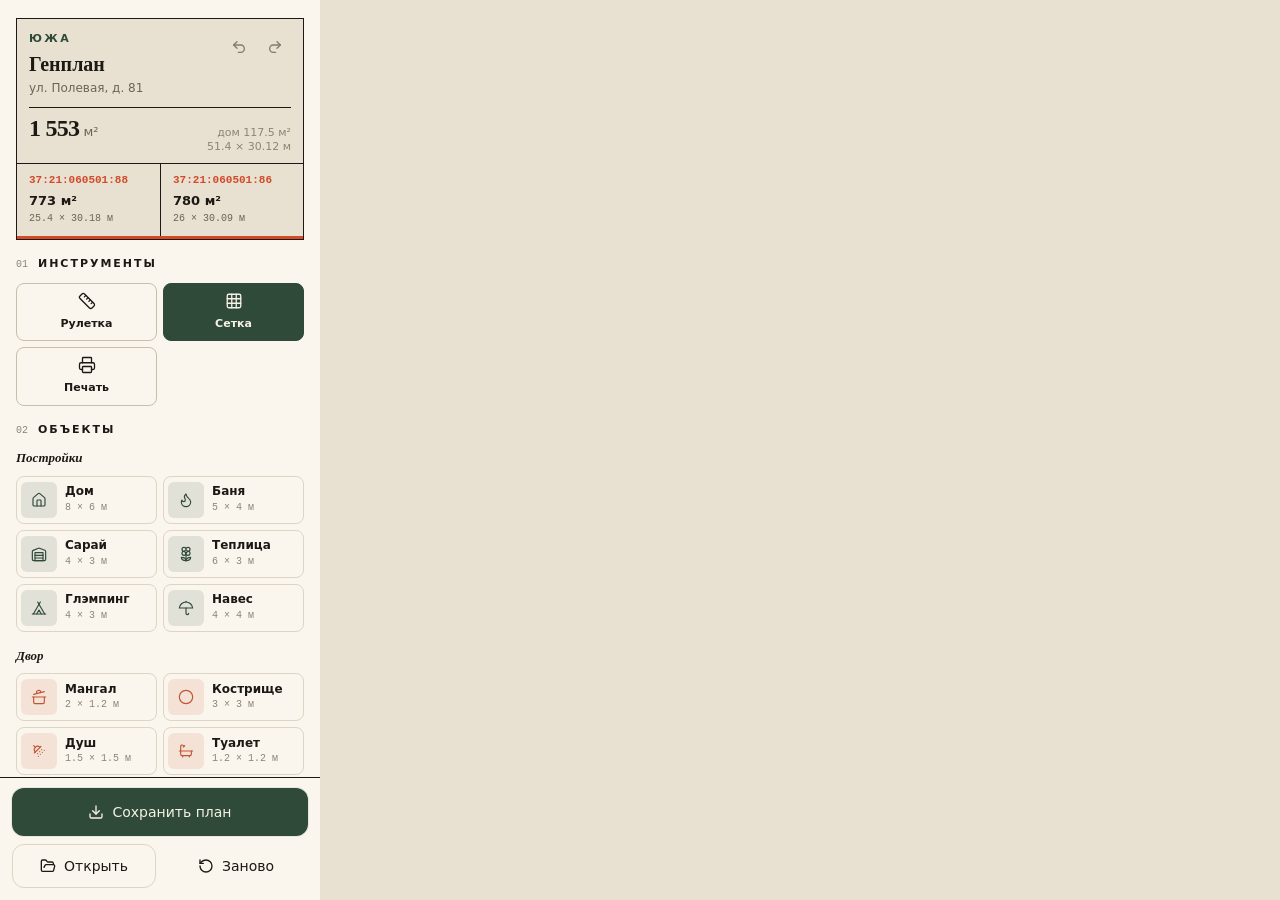
<file: genplan/index.html>
<!doctype html>
<html lang="ru" data-mode="html" translate="no" class="notranslate">
  <head>
    <meta charset="utf-8" />
    <meta
      name="viewport"
      content="width=device-width, initial-scale=1, viewport-fit=cover, maximum-scale=1, user-scalable=no"
    />
    <title>Генплан Полевая</title>
    <meta name="google" content="notranslate" />
    <meta name="yandex" content="translate:disable" />
    <meta name="theme-color" content="#F4EDDC" />
    <meta http-equiv="Cache-Control" content="no-store" />
    <meta
      name="description"
      content="Генплан ул. Полевая, д. 81 в Юже: кадастровые границы, лес, поле, дом и планировка двора в метрах."
    />
    <link rel="icon" href="./favicon.ico" sizes="any" />
    <link rel="icon" type="image/png" sizes="32x32" href="./favicon-32.png" />
    <link rel="icon" type="image/png" sizes="192x192" href="./genplan.png" />
    <link rel="apple-touch-icon" sizes="180x180" href="./apple-touch-icon.png" />
    <link rel="apple-touch-icon-precomposed" href="./apple-touch-icon.png" />
    <link rel="manifest" href="./manifest.webmanifest" />
    <meta name="mobile-web-app-capable" content="yes" />
    <meta name="apple-mobile-web-app-capable" content="yes" />
    <meta name="apple-mobile-web-app-title" content="Генплан" />
    <meta name="application-name" content="Генплан" />
    <style>
      html, body, #root { height: 100%; height: 100dvh; margin: 0; overflow: hidden; background: #e8e1d2; }
    </style>
    <script src="./assets/app.js" defer></script>
    <link rel="stylesheet" href="./assets/style.css">
  </head>
  <body class="h-full bg-bg text-fg antialiased">
    <div id="root"></div>
  </body>
</html>
</file>
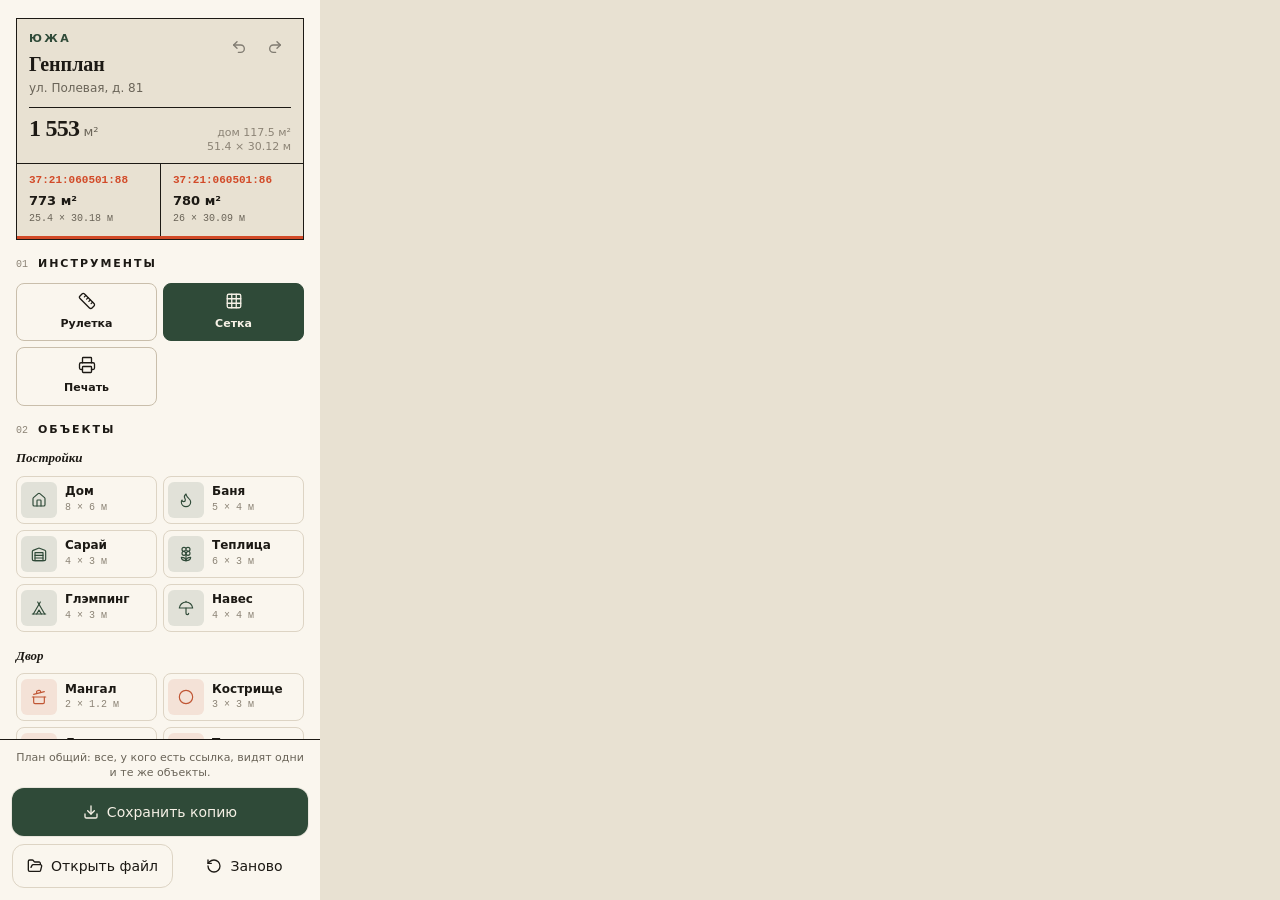
<file: p/index.html>
<!doctype html>
<html lang="ru" data-mode="html" translate="no" class="notranslate">
  <head>
    <meta charset="utf-8" />
    <meta
      name="viewport"
      content="width=device-width, initial-scale=1, viewport-fit=cover, maximum-scale=1, user-scalable=no"
    />
    <title>Генплан Полевая</title>
    <meta name="google" content="notranslate" />
    <meta name="yandex" content="translate:disable" />
    <meta name="theme-color" content="#F4EDDC" />
    <meta http-equiv="Cache-Control" content="no-store" />
    <meta
      name="description"
      content="Генплан ул. Полевая, д. 81 в Юже: кадастровые границы, лес, поле, дом и планировка двора в метрах."
    />
    <link rel="icon" href="./favicon.ico" sizes="any" />
    <link rel="icon" type="image/png" sizes="32x32" href="./favicon-32.png" />
    <link rel="icon" type="image/png" sizes="192x192" href="./genplan.png" />
    <link rel="apple-touch-icon" sizes="180x180" href="./apple-touch-icon.png" />
    <link rel="apple-touch-icon-precomposed" href="./apple-touch-icon.png" />
    <link rel="manifest" href="./manifest.webmanifest" />
    <meta name="mobile-web-app-capable" content="yes" />
    <meta name="apple-mobile-web-app-capable" content="yes" />
    <meta name="apple-mobile-web-app-title" content="Генплан" />
    <meta name="application-name" content="Генплан" />
    <style>
      html, body, #root { height: 100%; height: 100dvh; margin: 0; overflow: hidden; background: #e8e1d2; }
    </style>
    <script src="./assets/app.js" defer></script>
  <style id="ruler-fix">
.kind-ruler{background:transparent!important;border:none!important;box-shadow:none!important;min-height:0!important;height:calc(22px / var(--z, 1))!important}
.kind-ruler:before{content:"";position:absolute;left:0;right:0;top:50%;height:calc(3px / var(--z, 1));margin-top:calc(-1.5px / var(--z, 1));background:#1f3544}
</style>
  <style id="all-css">
/*! tailwindcss v4.3.3 | MIT License | https://tailwindcss.com */
@layer properties{@supports (((-webkit-hyphens:none)) and (not (margin-trim:inline))) or ((-moz-orient:inline) and (not (color:rgb(from red r g b)))){*,:before,:after,::backdrop{--tw-translate-x:0;--tw-translate-y:0;--tw-translate-z:0;--tw-rotate-x:initial;--tw-rotate-y:initial;--tw-rotate-z:initial;--tw-skew-x:initial;--tw-skew-y:initial;--tw-space-y-reverse:0;--tw-border-style:solid;--tw-leading:initial;--tw-font-weight:initial;--tw-tracking:initial;--tw-ordinal:initial;--tw-slashed-zero:initial;--tw-numeric-figure:initial;--tw-numeric-spacing:initial;--tw-numeric-fraction:initial;--tw-shadow:0 0 #0000;--tw-shadow-color:initial;--tw-shadow-alpha:100%;--tw-inset-shadow:0 0 #0000;--tw-inset-shadow-color:initial;--tw-inset-shadow-alpha:100%;--tw-ring-color:initial;--tw-ring-shadow:0 0 #0000;--tw-inset-ring-color:initial;--tw-inset-ring-shadow:0 0 #0000;--tw-ring-inset:initial;--tw-ring-offset-width:0px;--tw-ring-offset-color:#fff;--tw-ring-offset-shadow:0 0 #0000;--tw-outline-style:solid;--tw-blur:initial;--tw-brightness:initial;--tw-contrast:initial;--tw-grayscale:initial;--tw-hue-rotate:initial;--tw-invert:initial;--tw-opacity:initial;--tw-saturate:initial;--tw-sepia:initial;--tw-drop-shadow:initial;--tw-drop-shadow-color:initial;--tw-drop-shadow-alpha:100%;--tw-drop-shadow-size:initial;--tw-duration:initial;--tw-ease:initial;--tw-content:""}}}@layer theme{:root,:host{--font-sans:"Segoe UI", "Roboto", "Helvetica Neue", system-ui, sans-serif;--font-mono:ui-monospace, "Cascadia Code", "Courier New", monospace;--color-red-500:oklch(63.7% .237 25.331);--color-zinc-50:oklch(98.5% 0 none);--color-zinc-400:oklch(70.5% .015 286.067);--color-zinc-500:oklch(55.2% .016 285.938);--color-zinc-900:oklch(21% .006 285.885);--color-zinc-950:oklch(14.1% .005 285.823);--color-black:#000;--color-white:#fff;--spacing:.25rem;--container-xs:20rem;--container-md:28rem;--text-xs:.75rem;--text-xs--line-height:calc(1 / .75);--text-sm:.875rem;--text-sm--line-height:calc(1.25 / .875);--text-lg:1.125rem;--text-lg--line-height:calc(1.75 / 1.125);--text-xl:1.25rem;--text-xl--line-height:calc(1.75 / 1.25);--font-weight-medium:500;--font-weight-semibold:600;--font-weight-bold:700;--tracking-wide:.025em;--leading-tight:1.25;--leading-snug:1.375;--radius-sm:8px;--radius-md:12px;--radius-lg:18px;--radius-xl:24px;--default-transition-duration:.15s;--default-transition-timing-function:cubic-bezier(.4, 0, .2, 1);--default-font-family:var(--font-sans);--default-mono-font-family:var(--font-mono);--font-display:Georgia, "Times New Roman", serif;--color-bg:#e8e1d2;--color-surface:#faf6ee;--color-surface-2:#efe8d8;--color-fg:#1c1914;--color-muted:#6a6458;--color-subtle:#8c8476;--color-primary:#2f4a38;--color-primary-fg:#f6f1e6;--color-primary-hover:#263c2e;--color-clay:#c05634;--color-border:#ddd4c4;--color-border-strong:#c9beab;--color-ring:#2f4a38;--color-danger:#9b3a2f;--color-danger-fg:#fff8f6;--color-info:#3a5566;--color-map:#e6decc;--color-forest:#8faf64;--color-forest-ink:#2a4f24;--color-field:#e2d6a0;--color-field-ink:#6d6528;--color-road:#d4c09a;--color-plot-line:#d24a28;--color-dim:#3a5566;--color-building:#f0ebe0;--color-building-ink:#2c2822;--shadow-float:0 0 0 1px #1c191414, 0 10px 28px #1c19141a}}@layer base{*,:after,:before,::backdrop{box-sizing:border-box;border:0 solid;margin:0;padding:0}::file-selector-button{box-sizing:border-box;border:0 solid;margin:0;padding:0}html,:host{-webkit-text-size-adjust:100%;tab-size:4;line-height:1.5;font-family:var(--default-font-family,-apple-system, BlinkMacSystemFont, "Segoe UI", Roboto, "Helvetica Neue", "Noto Sans", Arial, sans-serif, "Apple Color Emoji", "Segoe UI Emoji", "Segoe UI Symbol", "Noto Color Emoji");font-feature-settings:var(--default-font-feature-settings,normal);font-variation-settings:var(--default-font-variation-settings,normal);-webkit-tap-highlight-color:transparent}hr{height:0;color:inherit;border-top-width:1px}abbr:where([title]){-webkit-text-decoration:underline dotted;text-decoration:underline dotted}h1,h2,h3,h4,h5,h6{font-size:inherit;font-weight:inherit}a{color:inherit;-webkit-text-decoration:inherit;-webkit-text-decoration:inherit;-webkit-text-decoration:inherit;-webkit-text-decoration:inherit;text-decoration:inherit}b,strong{font-weight:bolder}code,kbd,samp,pre{font-family:var(--default-mono-font-family,ui-monospace, SFMono-Regular, Menlo, Monaco, Consolas, "Liberation Mono", "Courier New", monospace);font-feature-settings:var(--default-mono-font-feature-settings,normal);font-variation-settings:var(--default-mono-font-variation-settings,normal);font-size:1em}small{font-size:80%}sub,sup{vertical-align:baseline;font-size:75%;line-height:0;position:relative}sub{bottom:-.25em}sup{top:-.5em}table{text-indent:0;border-color:inherit;border-collapse:collapse}:-moz-focusring:where(:not(iframe)){outline:auto}progress{vertical-align:baseline}summary{display:list-item}ol,ul,menu{list-style:none}img,svg,video,canvas,audio,iframe,embed,object{vertical-align:middle;display:block}img,video{max-width:100%;height:auto}button,input,select,optgroup,textarea{font:inherit;font-feature-settings:inherit;font-variation-settings:inherit;letter-spacing:inherit;color:inherit;opacity:1;background-color:#0000;border-radius:0}::file-selector-button{font:inherit;font-feature-settings:inherit;font-variation-settings:inherit;letter-spacing:inherit;color:inherit;opacity:1;background-color:#0000;border-radius:0}:where(select:is([multiple],[size])) optgroup{font-weight:bolder}:where(select:is([multiple],[size])) optgroup option{padding-inline-start:20px}::file-selector-button{margin-inline-end:4px}::placeholder{opacity:1}@supports (not ((-webkit-appearance:-apple-pay-button))) or (contain-intrinsic-size:1px){::placeholder{color:currentColor}@supports (color:color-mix(in lab, red, red)){::placeholder{color:color-mix(in oklab, currentcolor 50%, transparent)}}}textarea{resize:vertical}::-webkit-search-decoration{-webkit-appearance:none}::-webkit-date-and-time-value{min-height:1lh;text-align:inherit}::-webkit-datetime-edit{display:inline-flex}::-webkit-datetime-edit-fields-wrapper{padding:0}::-webkit-datetime-edit{padding-block:0}::-webkit-datetime-edit-year-field{padding-block:0}::-webkit-datetime-edit-month-field{padding-block:0}::-webkit-datetime-edit-day-field{padding-block:0}::-webkit-datetime-edit-hour-field{padding-block:0}::-webkit-datetime-edit-minute-field{padding-block:0}::-webkit-datetime-edit-second-field{padding-block:0}::-webkit-datetime-edit-millisecond-field{padding-block:0}::-webkit-datetime-edit-meridiem-field{padding-block:0}::-webkit-calendar-picker-indicator{line-height:1}:-moz-ui-invalid{box-shadow:none}button,input:where([type=button],[type=reset],[type=submit]){appearance:button}::file-selector-button{appearance:button}::-webkit-inner-spin-button{height:auto}::-webkit-outer-spin-button{height:auto}[hidden]:where(:not([hidden=until-found])){display:none!important}}@layer components;@layer utilities{.pointer-events-none{pointer-events:none}.visible{visibility:visible}.sr-only{clip-path:inset(50%);white-space:nowrap;border-width:0;width:1px;height:1px;margin:-1px;padding:0;position:absolute;overflow:hidden}.absolute{position:absolute}.fixed{position:fixed}.relative{position:relative}.static{position:static}.inset-0{inset:0}.inset-x-0{inset-inline:0}.inset-y-0{inset-block:0}.-top-4{top:calc(var(--spacing) * -4)}.top-0{top:0}.top-1\/2{top:50%}.top-3{top:calc(var(--spacing) * 3)}.top-4{top:calc(var(--spacing) * 4)}.right-0{right:0}.right-3{right:calc(var(--spacing) * 3)}.right-4{right:calc(var(--spacing) * 4)}.bottom-0{bottom:0}.bottom-3{bottom:calc(var(--spacing) * 3)}.bottom-4{bottom:calc(var(--spacing) * 4)}.left-0{left:0}.left-1\/2{left:50%}.left-2{left:calc(var(--spacing) * 2)}.left-3{left:calc(var(--spacing) * 3)}.z-10{z-index:10}.z-20{z-index:20}.z-30{z-index:30}.z-50{z-index:50}.mt-1{margin-top:var(--spacing)}.mb-2{margin-bottom:calc(var(--spacing) * 2)}.ml-auto{margin-left:auto}.block{display:block}.contents{display:contents}.flex{display:flex}.grid{display:grid}.hidden{display:none}.inline{display:inline}.inline-flex{display:inline-flex}.table{display:table}.size-3{width:calc(var(--spacing) * 3);height:calc(var(--spacing) * 3)}.size-3\.5{width:calc(var(--spacing) * 3.5);height:calc(var(--spacing) * 3.5)}.size-4{width:calc(var(--spacing) * 4);height:calc(var(--spacing) * 4)}.size-6{width:calc(var(--spacing) * 6);height:calc(var(--spacing) * 6)}.size-8{width:calc(var(--spacing) * 8);height:calc(var(--spacing) * 8)}.size-10{width:calc(var(--spacing) * 10);height:calc(var(--spacing) * 10)}.size-11{width:calc(var(--spacing) * 11);height:calc(var(--spacing) * 11)}.h-1\.5{height:calc(var(--spacing) * 1.5)}.h-3{height:calc(var(--spacing) * 3)}.h-8{height:calc(var(--spacing) * 8)}.h-10{height:calc(var(--spacing) * 10)}.h-11{height:calc(var(--spacing) * 11)}.h-\[min\(92dvh\,48rem\)\]{height:min(92dvh,48rem)}.h-auto{height:auto}.h-full{height:100%}.h-px{height:1px}.max-h-\[92dvh\]{max-height:92dvh}.min-h-0{min-height:0}.min-h-11{min-height:calc(var(--spacing) * 11)}.min-h-12{min-height:calc(var(--spacing) * 12)}.min-h-screen{min-height:100vh}.w-8{width:calc(var(--spacing) * 8)}.w-80{width:calc(var(--spacing) * 80)}.w-full{width:100%}.w-px{width:1px}.max-w-\[min\(90\%\,20rem\)\]{max-width:min(90%,20rem)}.max-w-md{max-width:var(--container-md)}.max-w-xs{max-width:var(--container-xs)}.min-w-0{min-width:0}.min-w-80{min-width:calc(var(--spacing) * 80)}.flex-1{flex:1}.shrink-0{flex-shrink:0}.grow{flex-grow:1}.-translate-x-1\/2{--tw-translate-x:calc(calc(1 / 2 * 100%) * -1);translate:var(--tw-translate-x) var(--tw-translate-y)}.-translate-y-1\/2{--tw-translate-y:calc(calc(1 / 2 * 100%) * -1);translate:var(--tw-translate-x) var(--tw-translate-y)}.-rotate-90{rotate:-90deg}.transform{transform:var(--tw-rotate-x,) var(--tw-rotate-y,) var(--tw-rotate-z,) var(--tw-skew-x,) var(--tw-skew-y,)}.cursor-crosshair{cursor:crosshair}.cursor-pointer{cursor:pointer}.touch-none{touch-action:none}.resize{resize:both}.grid-cols-2{grid-template-columns:repeat(2,minmax(0,1fr))}.flex-col{flex-direction:column}.place-items-center{place-items:center}.items-center{align-items:center}.justify-between{justify-content:space-between}.justify-center{justify-content:center}.gap-0\.5{gap:calc(var(--spacing) * .5)}.gap-1{gap:var(--spacing)}.gap-2{gap:calc(var(--spacing) * 2)}.gap-3{gap:calc(var(--spacing) * 3)}:where(.space-y-1>:not(:last-child)){--tw-space-y-reverse:0;margin-block-start:calc(var(--spacing) * var(--tw-space-y-reverse));margin-block-end:calc(var(--spacing) * calc(1 - var(--tw-space-y-reverse)))}:where(.space-y-2>:not(:last-child)){--tw-space-y-reverse:0;margin-block-start:calc(calc(var(--spacing) * 2) * var(--tw-space-y-reverse));margin-block-end:calc(calc(var(--spacing) * 2) * calc(1 - var(--tw-space-y-reverse)))}:where(.space-y-3>:not(:last-child)){--tw-space-y-reverse:0;margin-block-start:calc(calc(var(--spacing) * 3) * var(--tw-space-y-reverse));margin-block-end:calc(calc(var(--spacing) * 3) * calc(1 - var(--tw-space-y-reverse)))}.self-center{align-self:center}.truncate{text-overflow:ellipsis;white-space:nowrap;overflow:hidden}.overflow-hidden{overflow:hidden}.rounded-full{border-radius:2147483647px}.rounded-md{border-radius:var(--radius-md)}.rounded-sm{border-radius:var(--radius-sm)}.rounded-t-xl{border-top-left-radius:var(--radius-xl);border-top-right-radius:var(--radius-xl)}.border{border-style:var(--tw-border-style);border-width:1px}.border-2{border-style:var(--tw-border-style);border-width:2px}.border-border{border-color:var(--color-border)}.border-border-strong{border-color:var(--color-border-strong)}.border-clay{border-color:var(--color-clay)}.border-white{border-color:var(--color-white)}.bg-bg{background-color:var(--color-bg)}.bg-black\/10{background-color:#0000001a}@supports (color:color-mix(in lab, red, red)){.bg-black\/10{background-color:color-mix(in oklab, var(--color-black) 10%, transparent)}}.bg-border{background-color:var(--color-border)}.bg-clay{background-color:var(--color-clay)}.bg-clay\/5{background-color:#c056340d}@supports (color:color-mix(in lab, red, red)){.bg-clay\/5{background-color:color-mix(in oklab, var(--color-clay) 5%, transparent)}}.bg-danger{background-color:var(--color-danger)}.bg-fg{background-color:var(--color-fg)}.bg-fg\/30{background-color:#1c19144d}@supports (color:color-mix(in lab, red, red)){.bg-fg\/30{background-color:color-mix(in oklab, var(--color-fg) 30%, transparent)}}.bg-map{background-color:var(--color-map)}.bg-primary{background-color:var(--color-primary)}.bg-surface{background-color:var(--color-surface)}.bg-surface-2{background-color:var(--color-surface-2)}.bg-transparent{background-color:#0000}.bg-zinc-50{background-color:var(--color-zinc-50)}.object-cover{object-fit:cover}.p-2{padding:calc(var(--spacing) * 2)}.px-2{padding-inline:calc(var(--spacing) * 2)}.px-2\.5{padding-inline:calc(var(--spacing) * 2.5)}.px-3{padding-inline:calc(var(--spacing) * 3)}.px-3\.5{padding-inline:calc(var(--spacing) * 3.5)}.px-4{padding-inline:calc(var(--spacing) * 4)}.px-5{padding-inline:calc(var(--spacing) * 5)}.px-6{padding-inline:calc(var(--spacing) * 6)}.py-0\.5{padding-block:calc(var(--spacing) * .5)}.py-1\.5{padding-block:calc(var(--spacing) * 1.5)}.py-2{padding-block:calc(var(--spacing) * 2)}.pt-5{padding-top:calc(var(--spacing) * 5)}.pb-3{padding-bottom:calc(var(--spacing) * 3)}.text-center{text-align:center}.font-display{font-family:var(--font-display)}.font-mono{font-family:var(--font-mono)}.text-lg{font-size:var(--text-lg);line-height:var(--tw-leading,var(--text-lg--line-height))}.text-sm{font-size:var(--text-sm);line-height:var(--tw-leading,var(--text-sm--line-height))}.text-xl{font-size:var(--text-xl);line-height:var(--tw-leading,var(--text-xl--line-height))}.text-xs{font-size:var(--text-xs);line-height:var(--tw-leading,var(--text-xs--line-height))}.text-\[11px\]{font-size:11px}.leading-snug{--tw-leading:var(--leading-snug);line-height:var(--leading-snug)}.leading-tight{--tw-leading:var(--leading-tight);line-height:var(--leading-tight)}.font-bold{--tw-font-weight:var(--font-weight-bold);font-weight:var(--font-weight-bold)}.font-medium{--tw-font-weight:var(--font-weight-medium);font-weight:var(--font-weight-medium)}.font-semibold{--tw-font-weight:var(--font-weight-semibold);font-weight:var(--font-weight-semibold)}.tracking-wide{--tw-tracking:var(--tracking-wide);letter-spacing:var(--tracking-wide)}.break-words{overflow-wrap:break-word}.whitespace-nowrap{white-space:nowrap}.text-bg{color:var(--color-bg)}.text-clay{color:var(--color-clay)}.text-danger-fg{color:var(--color-danger-fg)}.text-dim{color:var(--color-dim)}.text-fg{color:var(--color-fg)}.text-muted{color:var(--color-muted)}.text-primary-fg{color:var(--color-primary-fg)}.text-red-500{color:var(--color-red-500)}.text-subtle{color:var(--color-subtle)}.text-zinc-500{color:var(--color-zinc-500)}.text-zinc-900{color:var(--color-zinc-900)}.tabular-nums{--tw-numeric-spacing:tabular-nums;font-variant-numeric:var(--tw-ordinal,) var(--tw-slashed-zero,) var(--tw-numeric-figure,) var(--tw-numeric-spacing,) var(--tw-numeric-fraction,)}.underline-offset-4{text-underline-offset:4px}.antialiased{-webkit-font-smoothing:antialiased;-moz-osx-font-smoothing:grayscale}.opacity-70{opacity:.7}.shadow-\[0_0_0_1px_rgb\(31_28_22\/0\.02\)\]{--tw-shadow:0 0 0 1px var(--tw-shadow-color,#1f1c1605);box-shadow:var(--tw-inset-shadow), var(--tw-inset-ring-shadow), var(--tw-ring-offset-shadow), var(--tw-ring-shadow), var(--tw-shadow)}.shadow-\[0_0_0_1px_rgb\(31_28_22\/0\.08\)\]{--tw-shadow:0 0 0 1px var(--tw-shadow-color,#1f1c1614);box-shadow:var(--tw-inset-shadow), var(--tw-inset-ring-shadow), var(--tw-ring-offset-shadow), var(--tw-ring-shadow), var(--tw-shadow)}.shadow-\[var\(--shadow-float\)\]{--tw-shadow:var(--shadow-float);box-shadow:var(--tw-inset-shadow), var(--tw-inset-ring-shadow), var(--tw-ring-offset-shadow), var(--tw-ring-shadow), var(--tw-shadow)}.shadow-md{--tw-shadow:0 4px 6px -1px var(--tw-shadow-color,#0000001a), 0 2px 4px -2px var(--tw-shadow-color,#0000001a);box-shadow:var(--tw-inset-shadow), var(--tw-inset-ring-shadow), var(--tw-ring-offset-shadow), var(--tw-ring-shadow), var(--tw-shadow)}.shadow-sm{--tw-shadow:0 1px 3px 0 var(--tw-shadow-color,#0000001a), 0 1px 2px -1px var(--tw-shadow-color,#0000001a);box-shadow:var(--tw-inset-shadow), var(--tw-inset-ring-shadow), var(--tw-ring-offset-shadow), var(--tw-ring-shadow), var(--tw-shadow)}.outline{outline-style:var(--tw-outline-style);outline-width:1px}.blur{--tw-blur:blur(8px);filter:var(--tw-blur,) var(--tw-brightness,) var(--tw-contrast,) var(--tw-grayscale,) var(--tw-hue-rotate,) var(--tw-invert,) var(--tw-saturate,) var(--tw-sepia,) var(--tw-drop-shadow,)}.transition-\[background-color\,box-shadow\,transform\,opacity\]{transition-property:background-color,box-shadow,transform,opacity;transition-timing-function:var(--tw-ease,var(--default-transition-timing-function));transition-duration:var(--tw-duration,var(--default-transition-duration))}.transition-\[border-color\,box-shadow\]{transition-property:border-color,box-shadow;transition-timing-function:var(--tw-ease,var(--default-transition-timing-function));transition-duration:var(--tw-duration,var(--default-transition-duration))}.transition-transform{transition-property:transform,translate,scale,rotate;transition-timing-function:var(--tw-ease,var(--default-transition-timing-function));transition-duration:var(--tw-duration,var(--default-transition-duration))}.duration-150{--tw-duration:.15s;transition-duration:.15s}.ease-\[cubic-bezier\(0\.22\,1\,0\.36\,1\)\]{--tw-ease:cubic-bezier(.22,1,.36,1);transition-timing-function:cubic-bezier(.22,1,.36,1)}.select-none{-webkit-user-select:none;user-select:none}.file\:border-0::file-selector-button{border-style:var(--tw-border-style);border-width:0}.file\:bg-transparent::file-selector-button{background-color:#0000}.file\:text-sm::file-selector-button{font-size:var(--text-sm);line-height:var(--tw-leading,var(--text-sm--line-height))}.file\:font-medium::file-selector-button{--tw-font-weight:var(--font-weight-medium);font-weight:var(--font-weight-medium)}.placeholder\:text-subtle::placeholder{color:var(--color-subtle)}.after\:absolute:after{content:var(--tw-content);position:absolute}.after\:-inset-3:after{content:var(--tw-content);inset:calc(var(--spacing) * -3)}.after\:content-\[\'\'\]:after{--tw-content:"";content:var(--tw-content)}@media (hover:hover){.hover\:bg-primary-hover:hover{background-color:var(--color-primary-hover)}.hover\:bg-surface-2:hover{background-color:var(--color-surface-2)}.hover\:underline:hover{text-decoration-line:underline}.hover\:opacity-90:hover{opacity:.9}}.focus-visible\:ring-2:focus-visible{--tw-ring-shadow:var(--tw-ring-inset,) 0 0 0 calc(2px + var(--tw-ring-offset-width)) var(--tw-ring-color,currentcolor);box-shadow:var(--tw-inset-shadow), var(--tw-inset-ring-shadow), var(--tw-ring-offset-shadow), var(--tw-ring-shadow), var(--tw-shadow)}.focus-visible\:ring-ring:focus-visible{--tw-ring-color:var(--color-ring)}.focus-visible\:outline-none:focus-visible{--tw-outline-style:none;outline-style:none}.active\:scale-\[0\.98\]:active{scale:.98}.disabled\:pointer-events-none:disabled{pointer-events:none}.disabled\:cursor-not-allowed:disabled{cursor:not-allowed}.disabled\:cursor-wait:disabled{cursor:wait}.disabled\:no-underline:disabled{text-decoration-line:none}.disabled\:opacity-50:disabled{opacity:.5}@media (width>=48rem){.md\:bottom-4{bottom:calc(var(--spacing) * 4)}.md\:left-4{left:calc(var(--spacing) * 4)}.md\:block{display:block}.md\:inline{display:inline}.md\:flex-row{flex-direction:row}}@media (prefers-color-scheme:dark){.dark\:bg-white\/20{background-color:#fff3}@supports (color:color-mix(in lab, red, red)){.dark\:bg-white\/20{background-color:color-mix(in oklab, var(--color-white) 20%, transparent)}}.dark\:bg-zinc-950{background-color:var(--color-zinc-950)}.dark\:text-zinc-50{color:var(--color-zinc-50)}.dark\:text-zinc-400{color:var(--color-zinc-400)}}.\[\&_svg\]\:pointer-events-none svg{pointer-events:none}.\[\&_svg\]\:size-4 svg{width:calc(var(--spacing) * 4);height:calc(var(--spacing) * 4)}.\[\&_svg\]\:shrink-0 svg{flex-shrink:0}}button,[role=button]{cursor:pointer}html,body,#root{height:100%;min-height:100dvh;max-height:100dvh}html{background:#e8e1d2}body{margin:0;overflow:hidden}.desk-sidebar{display:none}.phone-chrome{display:flex}.desk-only{display:none}@media (width>=900px) and (hover:hover) and (pointer:fine){.desk-sidebar{display:flex}.phone-chrome{display:none!important}.desk-only{display:flex}}.safe-top{padding-top:max(.5rem, env(safe-area-inset-top))}.safe-bottom{padding-bottom:max(.5rem, env(safe-area-inset-bottom))}.print-map{touch-action:none;-webkit-user-select:none;user-select:none;background-color:var(--color-map)}.terrain-forest{background-color:var(--color-forest);background-image:radial-gradient(circle at 18% 28%,#2a4f2461 1.3px,#0000 1.5px),radial-gradient(circle at 62% 54%,#2a4f244d 1.1px,#0000 1.3px),radial-gradient(circle at 40% 78%,#3a602838 1.7px,#0000 1.9px);background-size:16px 16px,22px 20px,28px 24px}.terrain-field{background-color:var(--color-field);background-image:repeating-linear-gradient(0deg,#0000 0 11px,#6e64281a 11px 12px)}.zone-label{font-family:var(--font-display);letter-spacing:.12em;text-transform:uppercase;pointer-events:none;white-space:nowrap;font-size:13px;font-style:italic;font-weight:600;position:absolute}.zone-forest{color:var(--color-forest-ink);bottom:12px;left:50%;transform:translate(-50%)}.zone-field{color:var(--color-field-ink);top:16px;left:50%;transform:translate(-50%)}.zone-side{top:50%;bottom:auto;left:50%;transform:translate(-50%,-50%)rotate(-90deg)}.zone-road{color:#5c5346;letter-spacing:.18em;font-size:11px;font-style:normal;top:50%;left:50%;transform:translate(-50%,-50%)}.dirt-road{background:var(--color-road);box-shadow:inset 0 4px #5c4a3024,inset 0 -4px #5c4a3024}.cad-site{border:2.5px solid var(--color-plot-line)}.cad-parcel-88{background:repeating-linear-gradient(-40deg,#d24a281c 0 1.5px,#0000 1.5px 9px),#d24a281a}.cad-parcel-86{background:repeating-linear-gradient(-40deg,#d24a2824 0 1.5px,#0000 1.5px 9px),#d24a2829}.cad-split{border-left:2px solid var(--color-plot-line);z-index:2;width:0}.cad-neighbor{background-color:#d24a280f;border:1.5px solid #d24a2859}.cad-dim{font-family:var(--font-mono);color:var(--color-plot-line);text-shadow:0 0 4px var(--color-map), 1px 0 0 var(--color-map), -1px 0 0 var(--color-map);font-size:11px;font-weight:600;position:absolute}.sidebar-panel{background:var(--color-surface);grid-template-rows:minmax(0,1fr) auto;height:100%;min-height:0;display:grid;overflow:hidden}.sidebar-head{padding:0 0 16px}.sidebar-panel.is-compact .sidebar-head{padding-bottom:8px}.sidebar-panel.is-compact .stat-num{font-size:18px}.sidebar-panel.is-compact .parcel-pair{display:none}.sidebar-panel.is-compact .title-stats{margin-top:6px;padding-top:6px}.sidebar-panel.is-compact .stat-cap{display:none}.title-block{border:1.5px solid var(--color-fg);background:var(--color-bg);padding:12px 12px 0}.title-row{justify-content:space-between;align-items:flex-start;gap:8px;display:flex}.title-kicker{letter-spacing:.22em;text-transform:uppercase;color:var(--color-primary);font-size:11px;font-weight:600}.title-addr{color:var(--color-muted);margin-top:2px;font-size:12px}.title-stats{border-top:1px solid var(--color-fg);justify-content:space-between;align-items:baseline;gap:12px;margin-top:10px;padding-top:8px;display:flex}.stat-num{font-family:var(--font-display);letter-spacing:-.03em;font-size:24px;font-weight:600;line-height:1}.stat-unit{letter-spacing:0;color:var(--color-muted);margin-left:4px;font-size:13px;font-weight:500}.stat-cap{color:var(--color-subtle);text-align:right;font-size:11px;line-height:1.35}.parcel-pair{border-top:1px solid var(--color-fg);grid-template-columns:1fr 1fr;margin:8px -12px 0;display:grid}.parcel-cell{padding:8px 12px 10px}.parcel-cell+.parcel-cell{border-left:1px solid var(--color-fg)}.parcel-id{font-family:var(--font-mono);color:var(--color-plot-line);font-size:11px;font-weight:600}.parcel-area{margin-top:2px;font-size:13px;font-weight:600}.parcel-dim{font-family:var(--font-mono);color:var(--color-muted);margin-top:1px;font-size:10px}.title-rule{background:var(--color-plot-line);height:3px;margin:0 -12px}.sidebar-body{overscroll-behavior:contain;-webkit-overflow-scrolling:touch;min-height:0;padding:18px 16px 20px;overflow-y:auto}.sheet-chrome{flex-shrink:0;justify-content:flex-end;align-items:center;min-height:48px;padding:8px 10px 4px;display:flex;position:relative}.sheet-handle{background:var(--color-border-strong);border-radius:999px;width:44px;height:5px;position:absolute;top:10px;left:50%;transform:translate(-50%)}.sheet-close{z-index:1;background:var(--color-fg);min-height:40px;color:var(--color-surface);letter-spacing:.02em;border-radius:999px;align-items:center;gap:4px;padding:0 14px 0 10px;font-size:13px;font-weight:700;display:inline-flex;position:relative;box-shadow:0 1px 2px #1c191440}.sheet-close:active{transform:scale(.97)}.sidebar-foot{border-top:1.5px solid var(--color-fg);background:var(--color-surface);flex-direction:column;gap:8px;padding:10px 12px 12px;display:flex}.sidebar-panel.is-compact .sidebar-foot{padding:8px 12px max(10px, env(safe-area-inset-bottom))}.foot-split{grid-template-columns:1fr 1fr;gap:8px;display:grid}.foot-row{align-items:stretch;gap:8px;display:flex}.confirm-box{border:1.5px solid var(--color-fg);padding:10px}.confirm-copy{font-family:var(--font-display);color:var(--color-fg);margin:0 0 10px;font-size:13px;font-style:italic;font-weight:600}.sec{margin-bottom:16px}.sec-label{letter-spacing:.18em;text-transform:uppercase;color:var(--color-fg);align-items:baseline;gap:8px;margin-bottom:10px;font-size:11px;font-weight:600;display:flex}.sec-n{font-family:var(--font-mono);letter-spacing:0;min-width:1.4em;color:var(--color-subtle);font-size:10px;font-weight:500}.angle-readout{font-family:var(--font-mono);tabular-nums:true;font-variant-numeric:tabular-nums;font-size:12px;font-weight:600}.tool-grid{grid-template-columns:1fr 1fr;gap:6px;display:grid}.tool-tile{border:1px solid var(--color-border-strong);border-radius:var(--radius-sm);background:var(--color-surface);width:100%;min-height:56px;color:var(--color-fg);flex-direction:column;justify-content:center;align-items:center;gap:6px;padding:8px 4px;font-size:11px;font-weight:600;transition:background-color .15s cubic-bezier(.22,1,.36,1),color .15s cubic-bezier(.22,1,.36,1),border-color .15s cubic-bezier(.22,1,.36,1);display:flex}.tool-tile:hover{background:var(--color-surface-2)}.tool-tile:focus-visible,.place-btn:focus-visible,.plan-item:focus-visible{outline:2px solid var(--color-ring);outline-offset:2px}.tool-tile svg{stroke-width:1.75px;width:18px;height:18px}.tool-tile.is-on{background:var(--color-primary);border-color:var(--color-primary);color:var(--color-primary-fg)}.tool-tile.is-hot{background:var(--color-clay);border-color:var(--color-clay);color:var(--color-primary-fg)}.group-label{font-family:var(--font-display);color:var(--color-fg);margin:0 0 8px;font-size:13px;font-style:italic;font-weight:600}.place-group+.place-group{margin-top:14px}.place-grid{grid-template-columns:1fr 1fr;gap:6px;display:grid}.place-btn{border-radius:var(--radius-sm);border:1px solid var(--color-border);background:var(--color-surface);text-align:left;min-height:48px;color:var(--color-fg);grid-template-columns:36px 1fr;align-items:center;gap:8px;padding:4px 8px 4px 4px;transition:background-color .15s cubic-bezier(.22,1,.36,1),border-color .15s cubic-bezier(.22,1,.36,1);display:grid}.place-btn:hover{border-color:var(--color-border-strong);background:var(--color-bg)}.place-ico{background:var(--color-bg);width:36px;height:36px;color:var(--color-primary);border-radius:6px;place-items:center;display:grid}.place-build .place-ico{color:var(--color-primary);background:#2f4a381f}.place-yard .place-ico{color:var(--color-clay);background:#c056341f}.place-green .place-ico{color:var(--color-forest-ink);background:#8faf6447}.place-measure .place-ico{color:var(--color-info);background:#3a55661f}.place-copy{flex-direction:column;gap:1px;min-width:0;display:flex}.place-name{font-size:12px;font-weight:600;line-height:1.2}.place-meta{font-family:var(--font-mono);color:var(--color-subtle);font-size:10px}.prop-card{border:1.5px solid var(--color-fg);padding:12px}.prop-card-float{overscroll-behavior:contain;border-radius:var(--radius-lg);background:var(--color-surface);max-height:min(58vh,32rem);box-shadow:var(--shadow-float);overflow-y:auto}.place-hint{z-index:25;pointer-events:none;border-radius:var(--radius-lg);border:1.5px solid var(--color-fg);background:var(--color-surface);box-shadow:var(--shadow-float);text-align:center;color:var(--color-fg);padding:10px 14px;font-size:13px;font-weight:600;line-height:1.35;position:absolute;bottom:10px;left:10px;right:10px}.mobile-inspector{right:10px;bottom:max(10px, calc(var(--kb-inset,0px) - 4.75rem));z-index:30;pointer-events:none;position:absolute;left:10px}.mobile-inspector .prop-card{pointer-events:auto}@media (width<=767px){.print-map:has(+.mobile-inspector) .hud-zoom{top:4.5rem;bottom:auto}.print-map:has(+.mobile-inspector) .hud-scale{display:none}}.prop-head{border-bottom:3px solid var(--color-plot-line);justify-content:space-between;align-items:baseline;gap:8px;margin:-12px -12px 12px;padding:10px 12px;display:flex}.prop-name{font-family:var(--font-display);font-size:16px;font-weight:600;line-height:1.2}.setback-grid{border:1px solid var(--color-border);background:var(--color-border);grid-template-columns:1fr 1fr;gap:1px;margin-top:4px;display:grid;overflow:hidden}.setback-cell{background:var(--color-bg);padding:8px 10px}.setback-cap{letter-spacing:.08em;text-transform:uppercase;color:var(--color-subtle);font-size:10px}.setback-val{font-family:var(--font-mono);font-variant-numeric:tabular-nums;margin-top:2px;font-size:13px;font-weight:600}.empty-hint{border:1px dashed var(--color-border-strong);text-align:center;font-family:var(--font-display);color:var(--color-subtle);padding:18px 12px;font-size:13px;font-style:italic}.plan-item{border-radius:var(--radius-sm);text-align:left;align-items:center;gap:8px;width:100%;min-height:44px;padding:6px 8px;font-size:12px;display:flex}.plan-item:hover{background:var(--color-bg)}.plan-item.is-on{background:var(--color-bg);box-shadow:inset 0 0 0 1px var(--color-fg);font-weight:600}.site-topbar{background:var(--color-surface);box-shadow:inset 0 -2px 0 var(--color-plot-line)}.compass-dial{border:1px solid var(--color-fg);background:var(--color-surface);width:48px;height:48px;box-shadow:var(--shadow-float);border-radius:50%;position:relative}.compass-dial:before{content:"";border:1px solid var(--color-border-strong);border-radius:50%;position:absolute;inset:5px}.compass-needle{border-right:5px solid #0000;border-bottom:16px solid var(--color-danger);transform-origin:50% 16px;z-index:1;border-left:5px solid #0000;width:0;height:0;margin-left:-5px;position:absolute;top:7px;left:50%}.compass-n{z-index:1;letter-spacing:.06em;color:var(--color-fg);font-size:9px;font-weight:700;position:absolute;bottom:5px;right:6px}.hud-zoom{border-radius:var(--radius-md);background:var(--color-surface);box-shadow:var(--shadow-float);overflow:hidden}.hud-zoom>button{box-shadow:none;border-radius:0}.hud-zoom>button+button{border-top:1px solid var(--color-border)}.hud-scale{border:1px solid var(--color-border);color:var(--color-muted);box-shadow:var(--shadow-float);background:#faf6eee0;border-radius:999px;align-items:center;gap:12px;padding:6px 14px;font-size:11px;display:flex}@media (width<=899px),(hover:none){.hud-scale{pointer-events:none;gap:8px;padding:4px 10px;font-size:10px}}.android-dock{border-top:1.5px solid var(--color-fg);background:var(--color-surface);padding:6px 8px max(8px, env(safe-area-inset-bottom));justify-content:space-around;align-items:stretch;gap:4px}.android-dock svg{stroke-width:1.75px;width:20px;height:20px}.map-obj{text-align:center;color:#fff;-webkit-user-select:none;user-select:none;cursor:grab;touch-action:none;transform-origin:50%;border:1.5px solid #1c191438;flex-direction:column;justify-content:center;align-items:center;font-size:11px;font-weight:600;line-height:1.15;display:flex;position:absolute;box-shadow:0 1px 2px #1c191433}.map-obj:active{cursor:grabbing}.map-obj.is-locked,.map-obj.is-locked:active{cursor:default}.map-obj.is-selected{z-index:40;box-shadow:0 0 0 3px var(--color-info), 0 8px 18px #1c191438;border-color:#fff}.map-obj.is-measure{box-shadow:0 0 0 3px var(--color-clay)}.map-obj .obj-name{pointer-events:none;text-shadow:0 1px 1px #0000004d;padding:0 4px}.map-obj .obj-dims{opacity:.9;pointer-events:none;font-size:9px;font-weight:500}.obj-caption{z-index:3;border:1px solid var(--color-fg);background:var(--color-surface);color:var(--color-fg);white-space:nowrap;pointer-events:none;box-shadow:var(--shadow-float);transform-origin:top;align-items:baseline;gap:6px;padding:3px 8px;font-size:11px;font-weight:600;line-height:1.2;display:flex;position:absolute;top:calc(100% + 6px);left:50%}.obj-caption span{font-family:var(--font-mono);color:var(--color-muted);font-size:10px;font-weight:500}.kind-house{background:#7a4334;border-color:#4e2a22}.kind-existing-house{background:var(--color-building);border:2.5px solid var(--color-plot-line);color:var(--color-building-ink);box-shadow:inset 0 0 0 3px var(--color-building), inset 0 0 0 4.5px #d24a2866}.kind-existing-house .obj-name,.kind-existing-house .obj-dims{text-shadow:none;color:var(--color-building-ink)}.kind-banya{background:#6e3c30}.kind-shed{background:#5e5144}.kind-greenhouse{background:#4a6b42}.kind-glamping{background:#b45a32}.kind-canopy{background:#5a6872}.kind-bbq{background:#9a3d32}.kind-firepit{background:#b4541c;border:2px dashed #fff;border-radius:50%}.kind-shower{background:#3a6780}.kind-toilet{background:#5f6468}.kind-well{background:#2f6874;border-radius:50%}.kind-wellpit{background:#8a8680;border:3px solid #4a4742;border-radius:50%;box-shadow:inset 0 0 0 7px #c5c0b6,inset 0 0 0 10px #4a4742}.kind-septic{background:#6a6258;border-style:solid;border-color:#3d3932;border-radius:10px}.kind-water{color:#e8f4f6;box-shadow:none;background:#3a7a8c;border-style:dashed;border-color:#1e4a56;border-radius:4px}.kind-parking{background:#4a525a;border-style:dashed}.kind-path{color:#3a342c;box-shadow:none;background:#d2cbbd;border-style:dashed;border-color:#7a7266}.kind-fence{box-shadow:none;background:#5a4636}.kind-gate{box-shadow:none;background:linear-gradient(90deg,#6b5340 0 46%,#d8cfc0 46% 54%,#6b5340 54% 100%);border-color:#3a2c22}.kind-archery{background:#2e3a42;border-radius:18px}.kind-pond{background:#3a7482;border-radius:40%}.kind-garden{background:#62843c}.kind-tree{background:#2d6236;border-radius:50%}.kind-shrub{background:#4a7438;border-radius:50%}.kind-ruler{transform-origin:0;box-shadow:none;color:#fff;background:#3a5566e6;border:1.5px dashed #1f3544;border-radius:2px;height:12px!important}.ruler-label{color:var(--color-info);white-space:nowrap;pointer-events:none;text-shadow:0 0 3px #fff,1px 1px #fff,-1px -1px #fff;font-size:11px;font-weight:700;position:absolute;bottom:14px;left:50%;transform:translate(-50%)}.handle{z-index:12;border:2px solid var(--color-info);touch-action:none;background:#fff;position:absolute}.handle-resize{cursor:se-resize;border-radius:50%;width:16px;height:16px;bottom:-8px;right:-8px}.kind-ruler .handle-resize{background:var(--color-info);cursor:ew-resize;border:none;border-radius:2px;width:8px;height:16px;top:50%;bottom:auto;right:-6px;transform:translateY(-50%)}.handle-rotate{cursor:grab;border-radius:50%;width:16px;height:16px;margin-left:-8px;top:-28px;left:50%}.handle-rotate:after{content:"";background:var(--color-info);width:2px;height:12px;position:absolute;top:16px;left:7px}.handle-lock{cursor:pointer;width:28px;height:28px;color:var(--color-info);border-radius:50%;justify-content:center;align-items:center;display:flex;top:-36px;left:-14px}.handle-lock svg{fill:currentColor;width:14px;height:14px}.handle-lock.is-on{background:var(--color-clay);border-color:var(--color-clay);color:#fff}.handle-props{cursor:pointer;width:28px;height:28px;color:var(--color-info);border-radius:50%;justify-content:center;align-items:center;display:flex;top:-36px;left:auto;right:-14px}.handle-props svg{width:14px;height:14px}.lock-badge{background:var(--color-clay);color:#fff;pointer-events:none;border-radius:50%;justify-content:center;align-items:center;width:14px;height:14px;display:flex;position:absolute;top:3px;left:3px}.lock-badge svg{fill:currentColor;width:9px;height:9px}.kind-ruler .handle-rotate{background:var(--color-info);border-color:#fff;top:-32px}@media (pointer:coarse){.handle-resize{width:28px;height:28px;bottom:-14px;right:-14px}.handle-rotate{width:28px;height:28px;margin-left:-14px;top:-38px}.handle-rotate:after{top:28px;left:13px}.handle-lock{top:-42px;left:-16px}.handle-props{top:-42px;right:-16px}.kind-ruler .handle-resize{width:16px;height:28px;right:-10px}.kind-ruler .handle-rotate{top:-42px}}.paper-grid{background-image:linear-gradient(#1c191433 1px,#0000 1px),linear-gradient(90deg,#1c191433 1px,#0000 1px),linear-gradient(#1c191417 1px,#0000 1px),linear-gradient(90deg,#1c191417 1px,#0000 1px);background-size:100px 100px,100px 100px,20px 20px,20px 20px}.dim-h{border-top:1.5px dashed var(--color-dim);height:0}.dim-v{border-left:1.5px dashed var(--color-dim);width:0}@media print{.no-print{display:none!important}.print-map{width:100%!important;height:100vh!important;position:static!important;inset:auto!important}}@media (prefers-reduced-motion:reduce){*{transition-duration:.01ms!important;animation-duration:.01ms!important}}.print-map.is-pinching .handle,.print-map.is-pinching .lock-badge{visibility:hidden;pointer-events:none}.mobile-inspector{z-index:70;pointer-events:auto}.plan-drawer{z-index:80;position:absolute;inset:0}.plan-drawer-bg{background:#1c191452;border:0;padding:0;position:absolute;inset:0}.plan-drawer-panel{z-index:1;background:var(--color-surface);height:auto;max-height:none;box-shadow:var(--shadow-float);border-radius:16px 16px 0 0;flex-direction:column;display:flex;position:absolute;inset:0;overflow:hidden}.plan-drawer-panel .sidebar-panel{height:100%}.absolute{position:absolute}.relative{position:relative}.fixed{position:fixed}.inset-0{inset:0}.top-0{top:0}.left-0{left:0}.flex-1{flex:1}.min-w-0{min-width:0}.w-full{width:100%}.print-map{position:relative;overflow:hidden}.map-world{transform-origin:0 0;position:absolute;top:0;left:0}.plan-drawer-scroll{flex-direction:column;flex:auto;min-height:0;display:flex;overflow:hidden}.plan-drawer-scroll .sidebar-panel{flex:auto;flex-direction:column!important;height:auto!important;min-height:0!important;display:flex!important;overflow:hidden!important}.plan-drawer-scroll .sidebar-body{flex:auto!important;min-height:0!important;overflow-y:auto!important}.plan-drawer-scroll .sidebar-foot{z-index:3;background:var(--color-surface);flex:none!important;position:relative!important}.plan-drawer-panel>.sidebar-foot{z-index:4;background:var(--color-surface);box-shadow:0 -1px 0 var(--color-fg);flex:none;position:relative}.plan-drawer-scroll{-webkit-overflow-scrolling:touch;flex:auto;min-height:0;overflow-y:auto}.plan-drawer-scroll .sidebar-panel{height:auto!important;display:block!important;overflow:visible!important}.plan-drawer-scroll .sidebar-body{min-height:0;overflow:visible!important}button.compass-dial{border:1px solid var(--color-fg);appearance:none;padding:0}.android-dock:has(.sidebar-foot){padding:8px 10px max(10px, env(safe-area-inset-bottom));display:block}.android-dock .sidebar-foot{background:0 0;border-top:0;gap:8px;padding:0}.phone-shell{grid-template-rows:auto minmax(0,1fr) auto;height:100%;min-height:0;display:grid;overflow:hidden}.phone-stage{min-height:0;overflow:hidden}.plan-drawer-panel{border-radius:0;height:100%!important;max-height:none!important;top:0!important}.phone-menu{-webkit-overflow-scrolling:touch;background:var(--color-surface);height:100%;min-height:0;overflow-y:auto}.phone-menu .sidebar-panel{height:auto!important;display:block!important;overflow:visible!important}.phone-menu .sidebar-body{padding-bottom:24px;overflow:visible!important}.android-dock:has(.sidebar-foot){background:var(--color-surface);border-top:1.5px solid var(--color-fg);padding:10px 12px max(12px, env(safe-area-inset-bottom));flex-shrink:0;display:block}.android-dock .sidebar-foot{background:0 0;border-top:0;padding:0}.kind-ruler .handle-lock{display:none!important}.kind-ruler .handle-props{margin-right:-14px;display:flex!important;top:-36px!important;right:50%!important}.kind-ruler .handle-rotate{background:var(--color-info);border:2px solid #fff;width:22px;height:22px;margin-left:0;top:50%;left:-12px}.kind-ruler .handle-rotate:after{display:none}.kind-ruler .handle-resize{background:var(--color-info);border-radius:50%;width:22px;height:22px;top:50%;bottom:auto;right:-12px}.ruler-label{transform-origin:bottom}@media (pointer:coarse){.kind-ruler .handle-rotate{width:28px!important;height:28px!important;margin-left:0!important;top:50%!important;left:-16px!important}.kind-ruler .handle-resize{width:28px!important;height:28px!important;top:50%!important;bottom:auto!important;right:-16px!important}.map-obj:not(.kind-ruler) .handle-lock{top:4px!important;left:4px!important}.map-obj:not(.kind-ruler) .handle-props{top:4px!important;right:4px!important}}.handle-props{z-index:15;background:var(--color-info);color:#fff;border-color:#fff}.sidebar-panel.is-compact .parcel-pair{margin:8px -10px 0;display:grid!important}.sidebar-panel.is-compact .parcel-id{letter-spacing:-.02em;word-break:break-all;font-size:10px}.sidebar-panel.is-compact .title-block{padding:8px 10px}.compact-addr{letter-spacing:0;text-transform:none;color:var(--color-fg);margin:0;font-size:15px;font-weight:600}.compact-city{letter-spacing:0;text-transform:none;color:var(--color-muted);margin:2px 0 0;font-size:12px;font-weight:400}.compact-total{letter-spacing:0;text-transform:none;color:var(--color-primary);margin:4px 0 0;font-size:13px;font-weight:600}.sidebar-panel.is-compact .parcel-id{letter-spacing:0;word-break:break-all;text-transform:none;font-size:11px;font-weight:600}.sidebar-panel.is-compact .parcel-area{font-size:16px;font-weight:650}.sidebar-panel.is-compact .parcel-dim{color:var(--color-muted);font-family:inherit;font-size:12px}html,body,#root{touch-action:none}.print-map,.print-map *{touch-action:none!important}.phone-menu,.phone-menu *,.android-dock,.android-dock *{touch-action:pan-y}@media (pointer:coarse){.map-obj:not(.kind-ruler) .handle-resize,.map-obj:not(.kind-ruler) .handle-rotate{display:none!important}.map-obj:not(.kind-ruler) .handle-lock{pointer-events:auto;margin-left:-48px!important;top:-52px!important;left:50%!important}.map-obj:not(.kind-ruler) .handle-props{margin-left:8px!important;top:-52px!important;left:50%!important;right:auto!important}.obj-caption{z-index:16;pointer-events:auto!important}}.map-obj:not(.kind-ruler){min-width:36px;min-height:36px}.kind-ruler{background:#2c4a5ce6!important;border-radius:2px!important;min-width:0!important;height:10px!important;min-height:0!important}.obj-tools{z-index:8;pointer-events:auto;gap:8px;display:flex;position:absolute;top:-48px;left:50%}.obj-tools .handle{position:static!important;inset:auto!important}.map-obj:not(.kind-ruler)>.handle-resize,.map-obj:not(.kind-ruler)>.handle-rotate{display:none!important}.kind-ruler{color:#1f3544;min-width:0!important;min-height:0!important;height:calc(22px / var(--z,1))!important;box-shadow:none!important;background:0 0!important;border:none!important;border-radius:0!important}.kind-ruler.is-selected{box-shadow:none!important;border:none!important}.kind-ruler:before{content:"";height:calc(3px / var(--z,1));margin-top:calc(-1.5px / var(--z,1));pointer-events:none;background:#1f3544;border-radius:1px;position:absolute;top:50%;left:0;right:0}.kind-ruler.is-selected:before{box-shadow:0 0 0 2px #fff, 0 0 0 4px var(--color-info)}.handle-del{color:#fff!important;background:#7a2e24!important}@property --tw-translate-x{syntax:"*";inherits:false;initial-value:0}@property --tw-translate-y{syntax:"*";inherits:false;initial-value:0}@property --tw-translate-z{syntax:"*";inherits:false;initial-value:0}@property --tw-rotate-x{syntax:"*";inherits:false}@property --tw-rotate-y{syntax:"*";inherits:false}@property --tw-rotate-z{syntax:"*";inherits:false}@property --tw-skew-x{syntax:"*";inherits:false}@property --tw-skew-y{syntax:"*";inherits:false}@property --tw-space-y-reverse{syntax:"*";inherits:false;initial-value:0}@property --tw-border-style{syntax:"*";inherits:false;initial-value:solid}@property --tw-leading{syntax:"*";inherits:false}@property --tw-font-weight{syntax:"*";inherits:false}@property --tw-tracking{syntax:"*";inherits:false}@property --tw-ordinal{syntax:"*";inherits:false}@property --tw-slashed-zero{syntax:"*";inherits:false}@property --tw-numeric-figure{syntax:"*";inherits:false}@property --tw-numeric-spacing{syntax:"*";inherits:false}@property --tw-numeric-fraction{syntax:"*";inherits:false}@property --tw-shadow{syntax:"*";inherits:false;initial-value:0 0 #0000}@property --tw-shadow-color{syntax:"*";inherits:false}@property --tw-shadow-alpha{syntax:"<percentage>";inherits:false;initial-value:100%}@property --tw-inset-shadow{syntax:"*";inherits:false;initial-value:0 0 #0000}@property --tw-inset-shadow-color{syntax:"*";inherits:false}@property --tw-inset-shadow-alpha{syntax:"<percentage>";inherits:false;initial-value:100%}@property --tw-ring-color{syntax:"*";inherits:false}@property --tw-ring-shadow{syntax:"*";inherits:false;initial-value:0 0 #0000}@property --tw-inset-ring-color{syntax:"*";inherits:false}@property --tw-inset-ring-shadow{syntax:"*";inherits:false;initial-value:0 0 #0000}@property --tw-ring-inset{syntax:"*";inherits:false}@property --tw-ring-offset-width{syntax:"<length>";inherits:false;initial-value:0}@property --tw-ring-offset-color{syntax:"*";inherits:false;initial-value:#fff}@property --tw-ring-offset-shadow{syntax:"*";inherits:false;initial-value:0 0 #0000}@property --tw-outline-style{syntax:"*";inherits:false;initial-value:solid}@property --tw-blur{syntax:"*";inherits:false}@property --tw-brightness{syntax:"*";inherits:false}@property --tw-contrast{syntax:"*";inherits:false}@property --tw-grayscale{syntax:"*";inherits:false}@property --tw-hue-rotate{syntax:"*";inherits:false}@property --tw-invert{syntax:"*";inherits:false}@property --tw-opacity{syntax:"*";inherits:false}@property --tw-saturate{syntax:"*";inherits:false}@property --tw-sepia{syntax:"*";inherits:false}@property --tw-drop-shadow{syntax:"*";inherits:false}@property --tw-drop-shadow-color{syntax:"*";inherits:false}@property --tw-drop-shadow-alpha{syntax:"<percentage>";inherits:false;initial-value:100%}@property --tw-drop-shadow-size{syntax:"*";inherits:false}@property --tw-duration{syntax:"*";inherits:false}@property --tw-ease{syntax:"*";inherits:false}@property --tw-content{syntax:"*";inherits:false;initial-value:""}
/*$vite$:1*/
</style>
</head>
  <body class="h-full bg-bg text-fg antialiased">
    <div id="root"></div>
  </body>
</html>
</file>
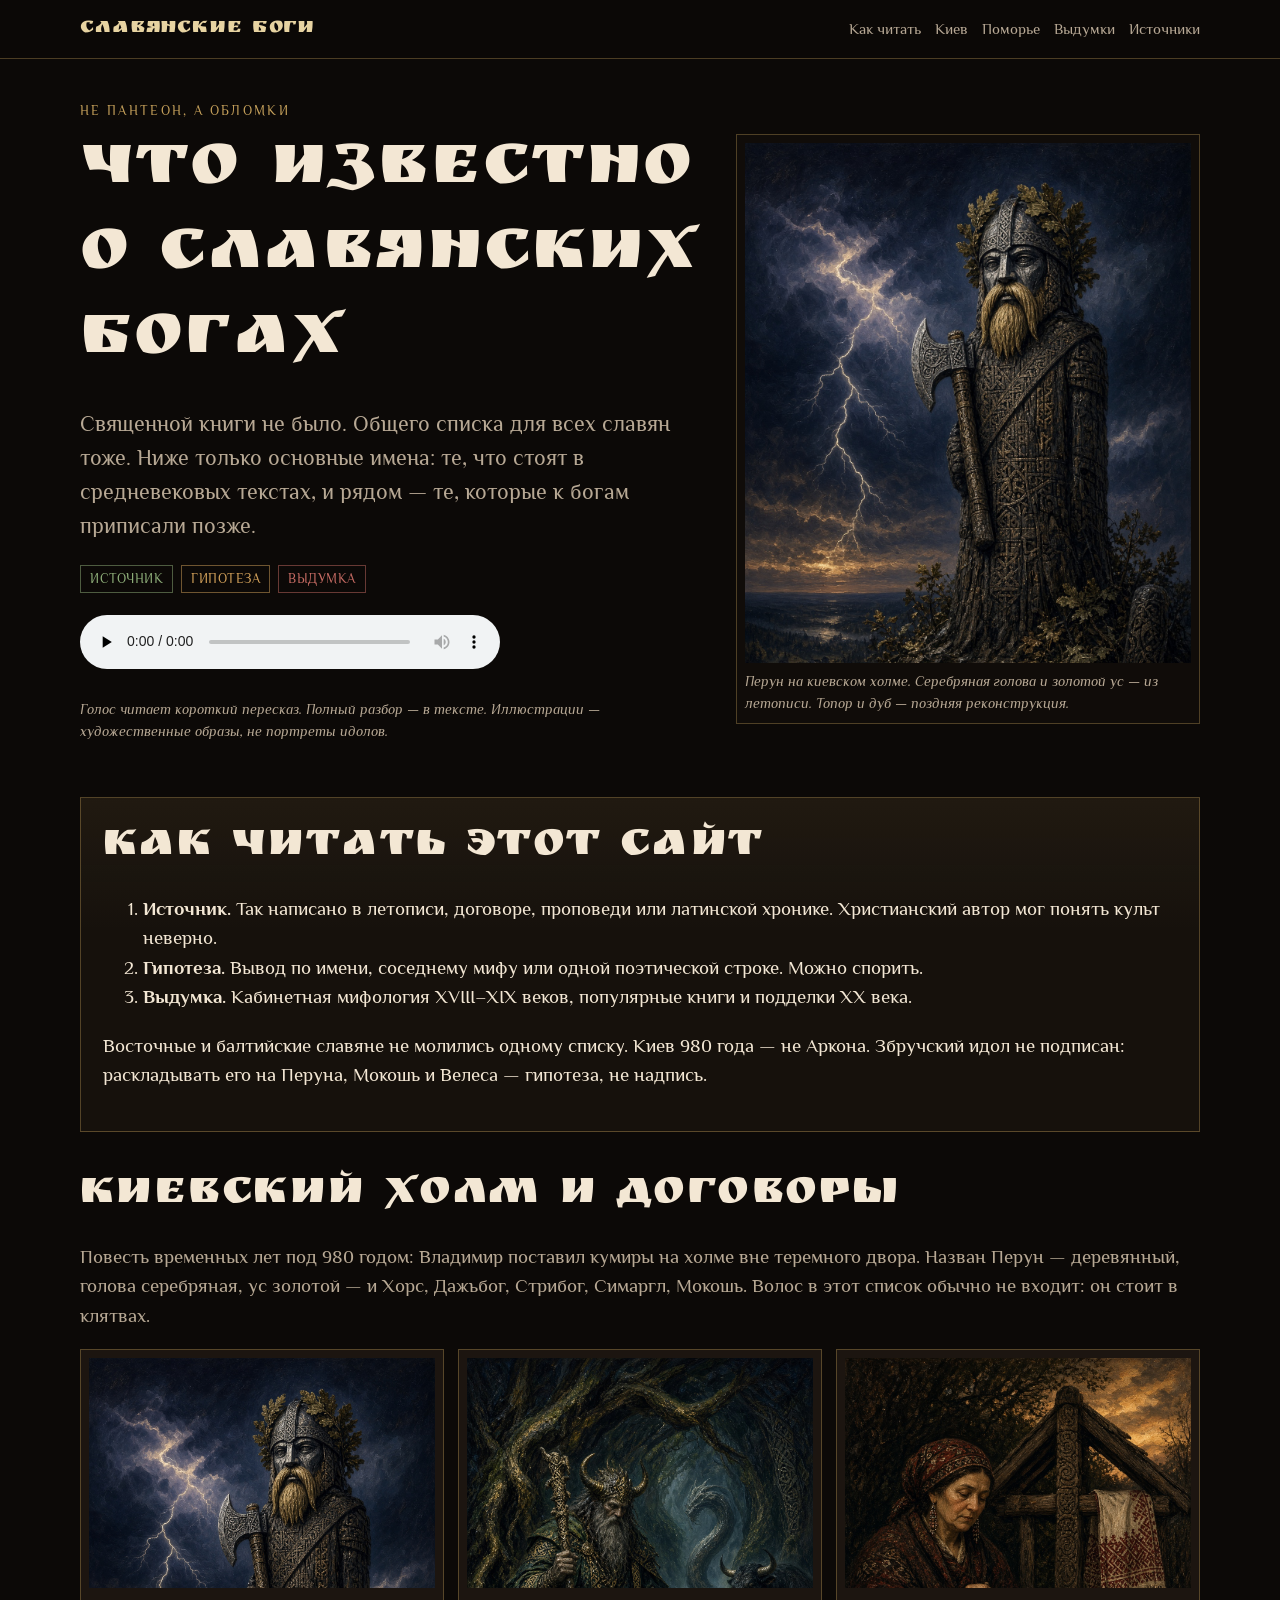
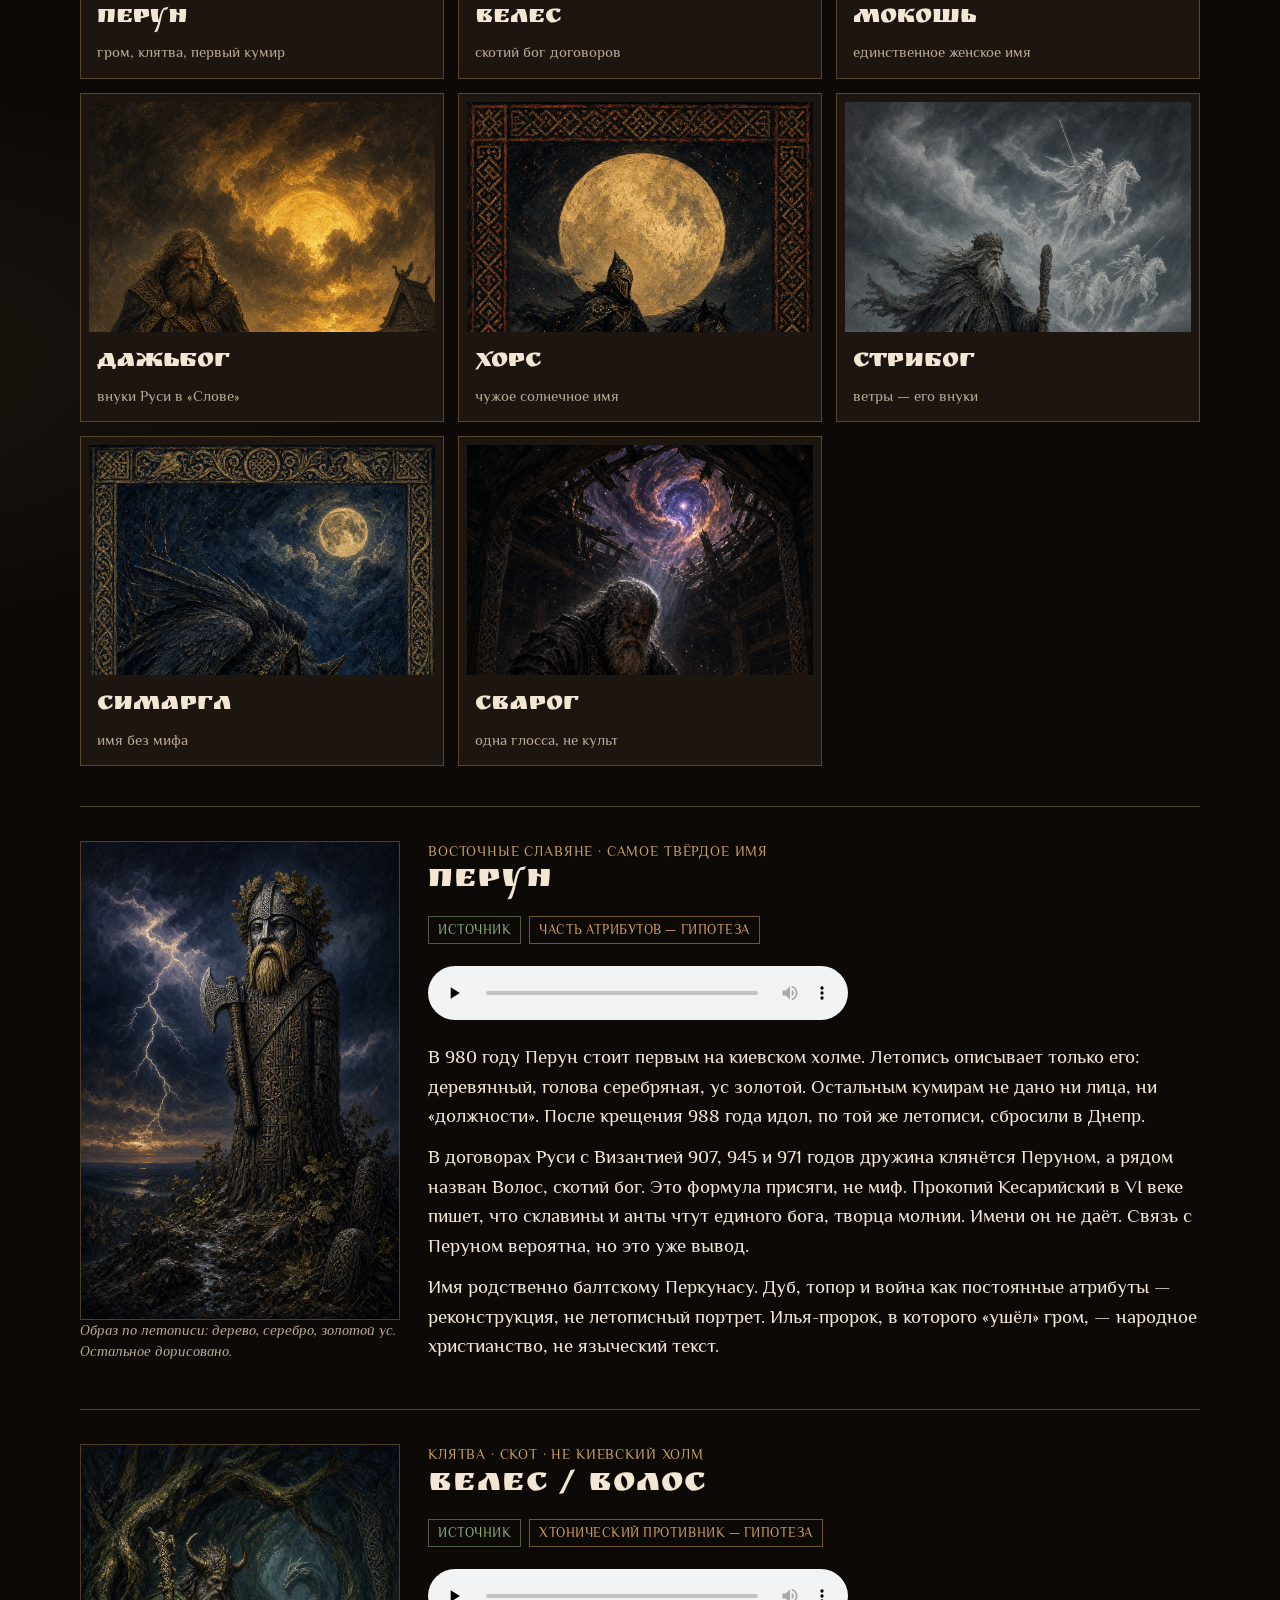
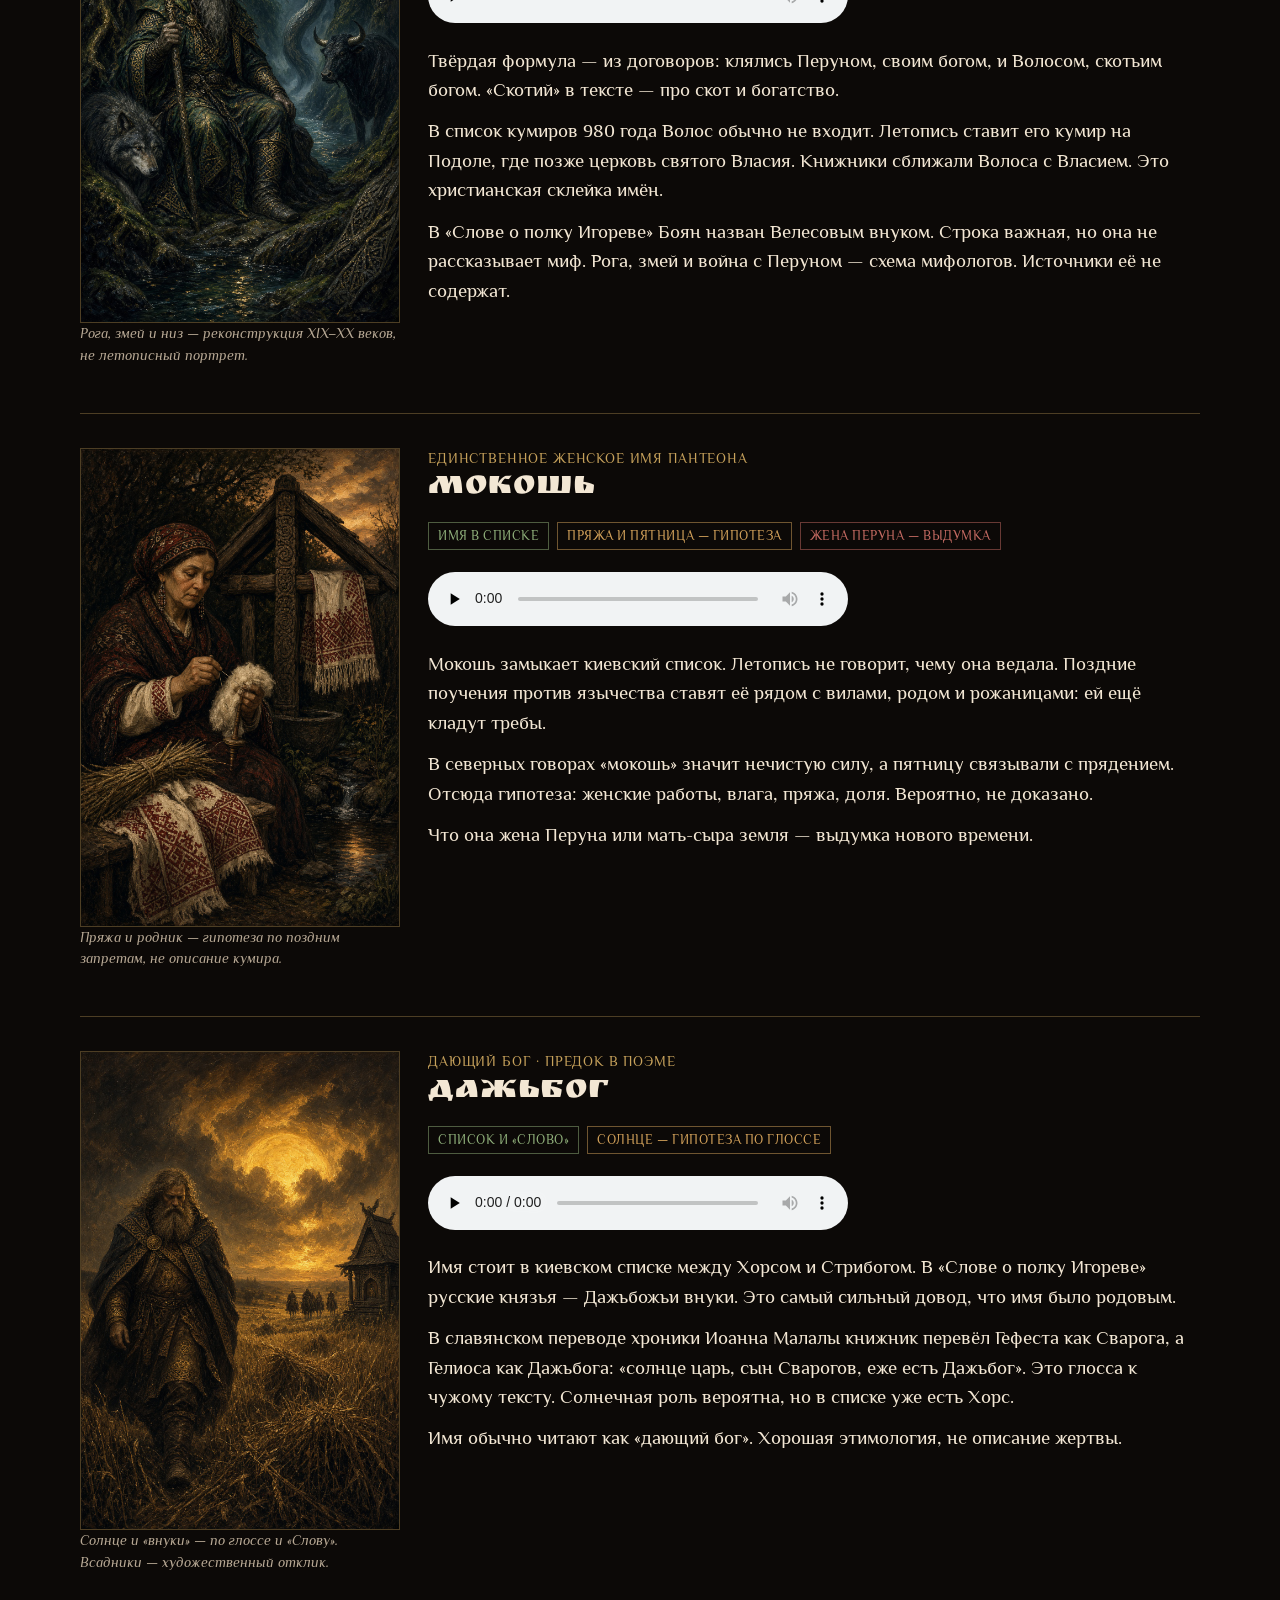
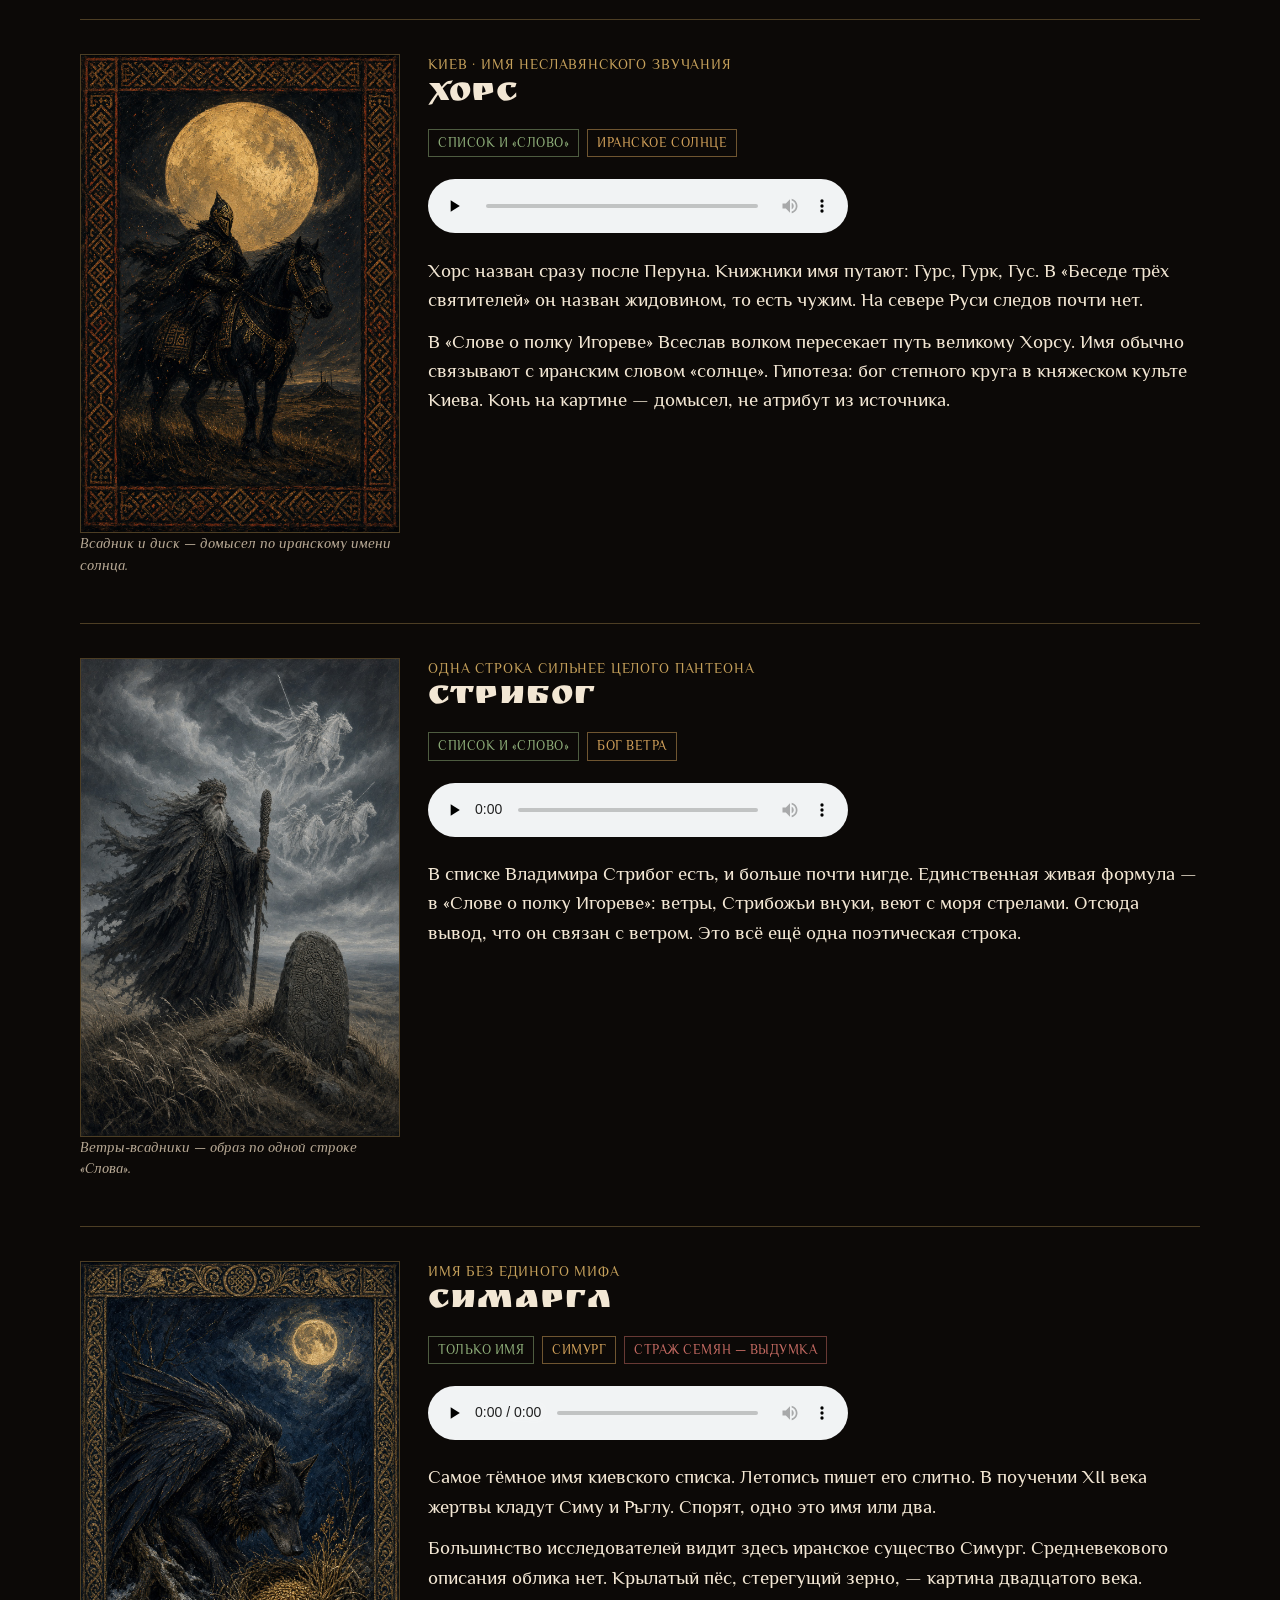
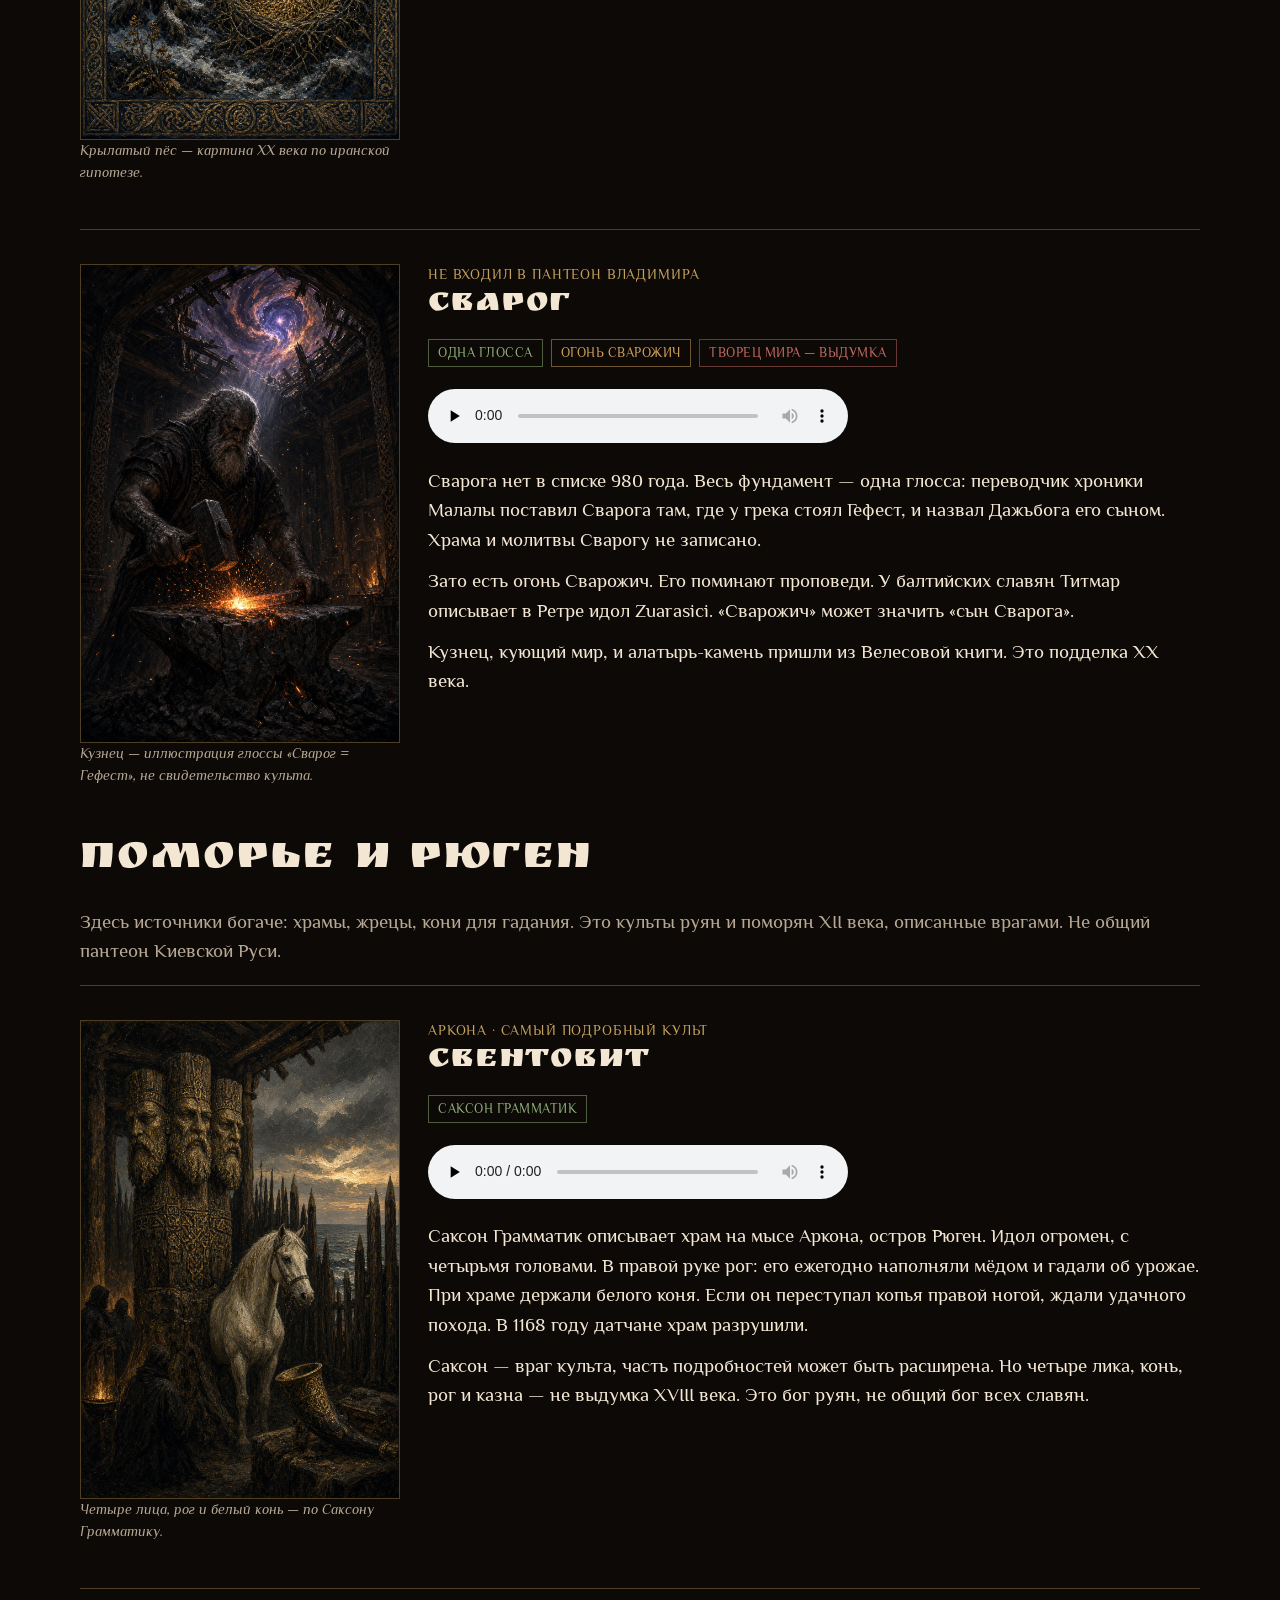
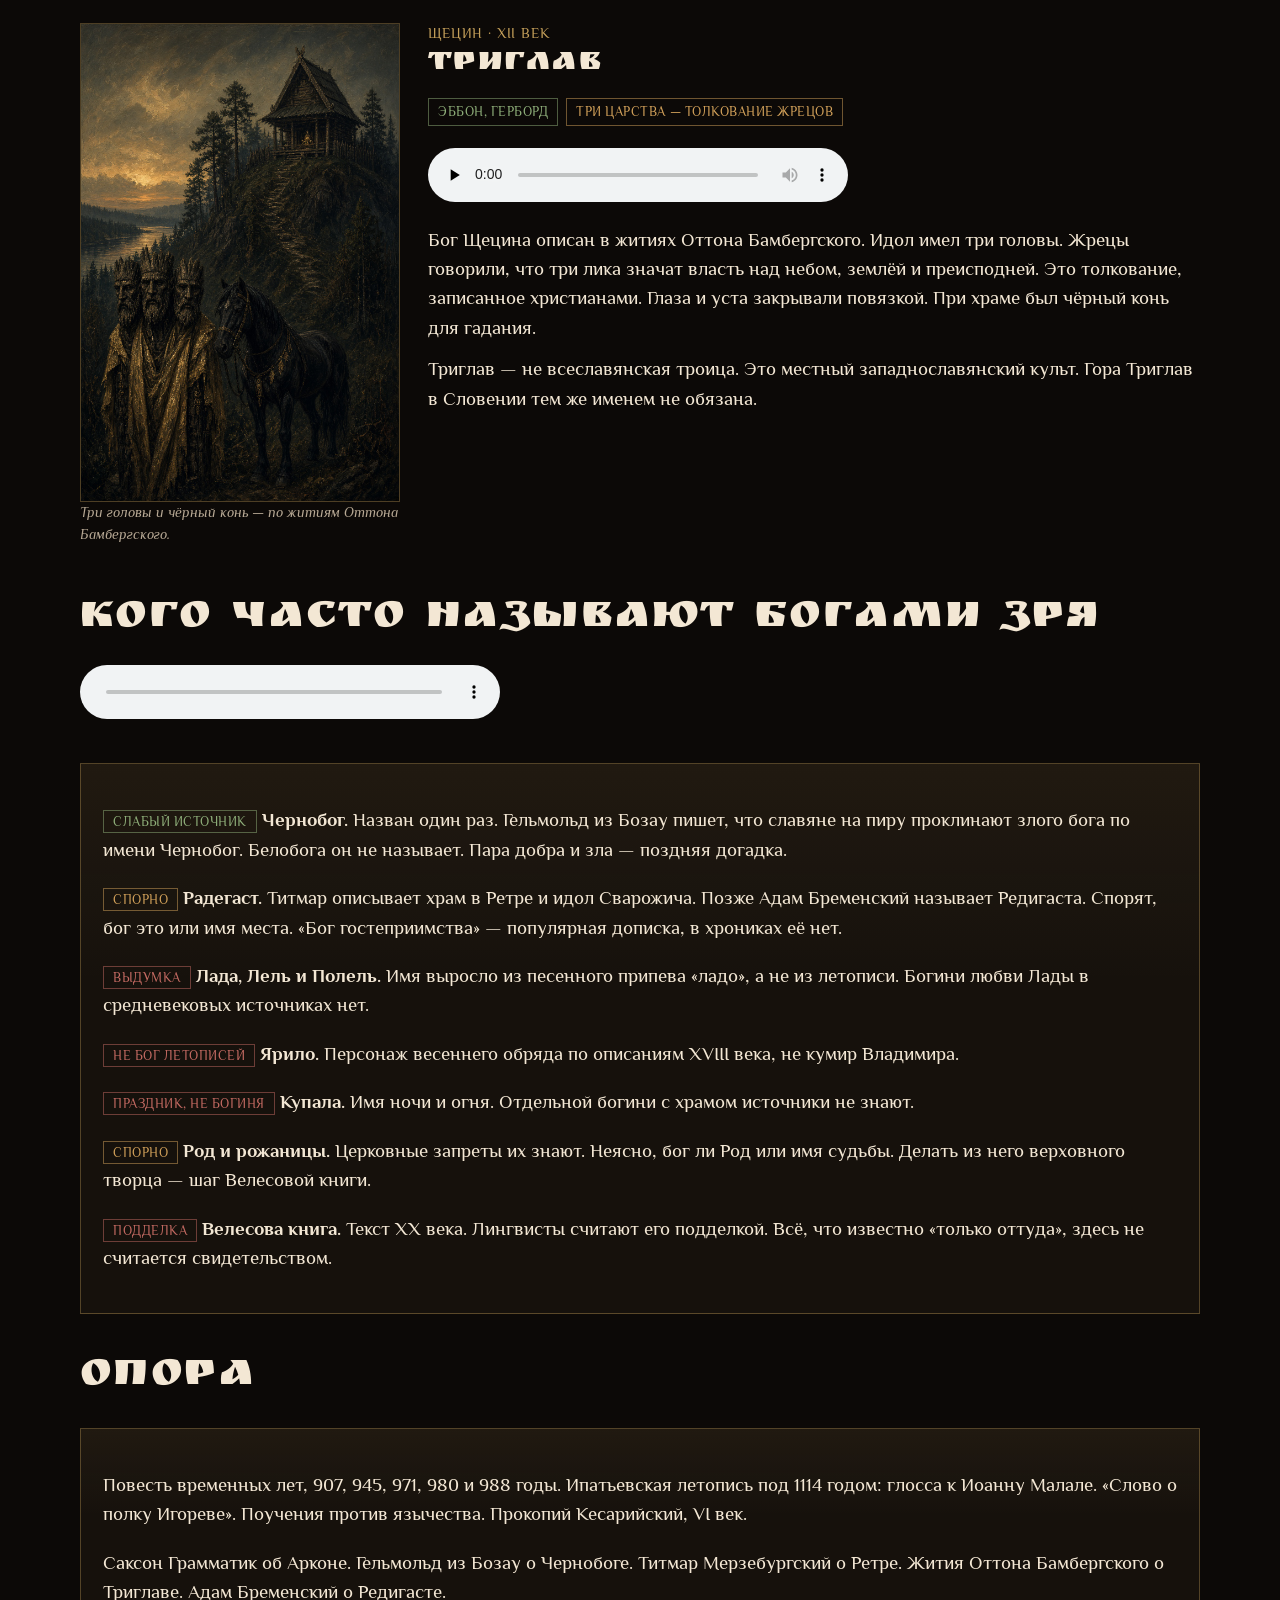
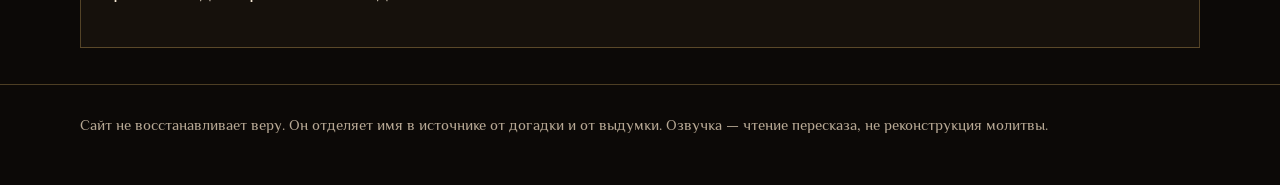
<file: slavic-gods/index.html>
<!DOCTYPE html>
<html lang="ru">
<head>
<meta charset="UTF-8">
<meta name="viewport" content="width=device-width, initial-scale=1">
<title>Славянские боги — что известно</title>
<link rel="preconnect" href="https://fonts.googleapis.com">
<link href="https://fonts.googleapis.com/css2?family=Oranienbaum&family=Philosopher:ital,wght@0,400;0,700;1,400;1,700&family=Ruslan+Display&display=swap" rel="stylesheet">
<style>
:root {
  --bg: #0c0907;
  --bg2: #16110c;
  --card: #1c1510;
  --ink: #f3e7d4;
  --muted: #b7a894;
  --gold: #c6a15b;
  --gold2: #e7d3a1;
  --line: rgba(198,161,91,.35);
  --source: #8faf7a;
  --hyp: #d2a15a;
  --fake: #c46a62;
}
* { box-sizing: border-box; }
html { scroll-behavior: smooth; }
body {
  margin: 0;
  background:
    radial-gradient(1200px 600px at 80% -10%, rgba(141,59,52,.18), transparent 60%),
    radial-gradient(900px 500px at -10% 20%, rgba(198,161,91,.08), transparent 55%),
    var(--bg);
  color: var(--ink);
  font-family: "Philosopher", Palatino, serif;
  font-size: 19px;
  line-height: 1.55;
}
a { color: var(--gold2); }
img { max-width: 100%; display: block; }
.wrap { width: min(1120px, calc(100% - 32px)); margin: 0 auto; }
nav {
  position: sticky; top: 0; z-index: 5;
  background: rgba(12,9,7,.88);
  backdrop-filter: blur(8px);
  border-bottom: 1px solid var(--line);
}
nav .wrap { display: flex; gap: 16px; align-items: center; justify-content: space-between; padding: 12px 0; flex-wrap: wrap; }
.brand { font-family: "Ruslan Display", serif; letter-spacing: .04em; color: var(--gold2); font-size: 22px; }
.navlinks { display: flex; gap: 14px; flex-wrap: wrap; font-size: 15px; }
.navlinks a { color: var(--muted); text-decoration: none; }
h1, h2, h3 { font-family: "Ruslan Display", serif; font-weight: 400; letter-spacing: .03em; line-height: 1.15; }
h1 { font-size: clamp(40px, 7vw, 74px); margin: 8px 0 12px; }
h2 { font-size: clamp(32px, 5vw, 48px); margin: 0 0 10px; }
h3 { font-size: 34px; margin: 0 0 8px; }
.kicker { color: var(--gold); letter-spacing: .18em; text-transform: uppercase; font-size: 13px; }
.lede { font-size: 22px; color: var(--muted); }
.hero { display: grid; grid-template-columns: 1.15fr .85fr; gap: 28px; align-items: center; padding: 42px 0 18px; }
.hero figure { margin: 0; border: 1px solid var(--line); padding: 8px; background: #100c09; }
.hero img { width: 100%; height: 520px; object-fit: cover; object-position: center top; }
figcaption, .cap { color: var(--muted); font-size: 14px; font-style: italic; margin-top: 8px; }
.badges { display: flex; gap: 8px; flex-wrap: wrap; margin: 14px 0; }
.badge { border: 1px solid var(--line); padding: 3px 9px; font-size: 13px; letter-spacing: .04em; text-transform: uppercase; }
.b-source { color: var(--source); border-color: rgba(143,175,122,.5); }
.b-hyp { color: var(--hyp); border-color: rgba(210,161,90,.5); }
.b-fake { color: var(--fake); border-color: rgba(196,106,98,.5); }
.panel { border: 1px solid var(--line); background: linear-gradient(180deg, rgba(198,161,91,.06), transparent 40%), var(--bg2); padding: 22px; margin: 22px 0 36px; }
audio { width: min(420px, 100%); margin: 8px 0 14px; }
.grid { display: grid; grid-template-columns: repeat(3, 1fr); gap: 14px; margin: 18px 0 40px; }
.card { display: block; color: inherit; text-decoration: none; background: var(--card); border: 1px solid var(--line); padding: 8px 8px 14px; }
.card img { height: 230px; width: 100%; object-fit: cover; object-position: center top; }
.card strong { display: block; font-family: "Ruslan Display", serif; font-size: 26px; margin: 10px 8px 2px; font-weight: 400; }
.card span { display: block; color: var(--muted); margin: 0 8px; font-size: 15px; }
.god { display: grid; grid-template-columns: 320px 1fr; gap: 28px; padding: 34px 0; border-top: 1px solid var(--line); }
.god img { width: 100%; border: 1px solid var(--line); }
.god p { margin: 0 0 12px; }
.mark { letter-spacing: .06em; color: var(--gold); font-size: 14px; text-transform: uppercase; }
.note { color: var(--muted); }
footer { border-top: 1px solid var(--line); padding: 28px 0 48px; color: var(--muted); font-size: 15px; }
@media (max-width: 860px) {
  .hero, .god, .grid { grid-template-columns: 1fr; }
  .hero img { height: 420px; }
}
</style>
</head>
<body>
<nav>
  <div class="wrap">
    <div class="brand">Славянские боги</div>
    <div class="navlinks">
      <a href="#how">Как читать</a>
      <a href="#east">Киев</a>
      <a href="#west">Поморье</a>
      <a href="#cabinet">Выдумки</a>
      <a href="#sources">Источники</a>
    </div>
  </div>
</nav>
<header class="wrap hero">
  <div>
    <div class="kicker">не пантеон, а обломки</div>
    <h1>Что известно о славянских богах</h1>
    <p class="lede">Священной книги не было. Общего списка для всех славян тоже. Ниже только основные имена: те, что стоят в средневековых текстах, и рядом — те, которые к богам приписали позже.</p>
    <div class="badges">
      <span class="badge b-source">источник</span>
      <span class="badge b-hyp">гипотеза</span>
      <span class="badge b-fake">выдумка</span>
    </div>
    <audio controls preload="none" src="audio/intro.mp3"></audio>
    <p class="cap">Голос читает короткий пересказ. Полный разбор — в тексте. Иллюстрации — художественные образы, не портреты идолов.</p>
  </div>
  <figure>
    <img src="img/perun.jpg" alt="Художественный образ Перуна">
    <figcaption>Перун на киевском холме. Серебряная голова и золотой ус — из летописи. Топор и дуб — поздняя реконструкция.</figcaption>
  </figure>
</header>
<section class="wrap" id="how">
  <div class="panel">
    <h2>Как читать этот сайт</h2>
    <ol>
      <li><strong>Источник.</strong> Так написано в летописи, договоре, проповеди или латинской хронике. Христианский автор мог понять культ неверно.</li>
      <li><strong>Гипотеза.</strong> Вывод по имени, соседнему мифу или одной поэтической строке. Можно спорить.</li>
      <li><strong>Выдумка.</strong> Кабинетная мифология XVIII–XIX веков, популярные книги и подделки XX века.</li>
    </ol>
    <p>Восточные и балтийские славяне не молились одному списку. Киев 980 года — не Аркона. Збручский идол не подписан: раскладывать его на Перуна, Мокошь и Велеса — гипотеза, не надпись.</p>
  </div>
</section>
<section class="wrap" id="east">
  <h2>Киевский холм и договоры</h2>
  <p class="note">Повесть временных лет под 980 годом: Владимир поставил кумиры на холме вне теремного двора. Назван Перун — деревянный, голова серебряная, ус золотой — и Хорс, Дажьбог, Стрибог, Симаргл, Мокошь. Волос в этот список обычно не входит: он стоит в клятвах.</p>
  <div class="grid">
    <a class="card" href="#perun"><img src="img/perun.jpg" alt=""><strong>Перун</strong><span>гром, клятва, первый кумир</span></a>
    <a class="card" href="#veles"><img src="img/veles.jpg" alt=""><strong>Велес</strong><span>скотий бог договоров</span></a>
    <a class="card" href="#mokosh"><img src="img/mokosh.jpg" alt=""><strong>Мокошь</strong><span>единственное женское имя</span></a>
    <a class="card" href="#dazhbog"><img src="img/dazhbog.jpg" alt=""><strong>Дажьбог</strong><span>внуки Руси в «Слове»</span></a>
    <a class="card" href="#khors"><img src="img/khors.jpg" alt=""><strong>Хорс</strong><span>чужое солнечное имя</span></a>
    <a class="card" href="#stribog"><img src="img/stribog.jpg" alt=""><strong>Стрибог</strong><span>ветры — его внуки</span></a>
    <a class="card" href="#simargl"><img src="img/simargl.jpg" alt=""><strong>Симаргл</strong><span>имя без мифа</span></a>
    <a class="card" href="#svarog"><img src="img/svarog.jpg" alt=""><strong>Сварог</strong><span>одна глосса, не культ</span></a>
  </div>
  <article class="god" id="perun">
    <div><img src="img/perun.jpg" alt="Перун"><p class="cap">Образ по летописи: дерево, серебро, золотой ус. Остальное дорисовано.</p></div>
    <div>
      <div class="mark">восточные славяне · самое твёрдое имя</div>
      <h3>Перун</h3>
      <div class="badges"><span class="badge b-source">источник</span><span class="badge b-hyp">часть атрибутов — гипотеза</span></div>
      <audio controls preload="none" src="audio/perun.mp3"></audio>
      <p>В 980 году Перун стоит первым на киевском холме. Летопись описывает только его: деревянный, голова серебряная, ус золотой. Остальным кумирам не дано ни лица, ни «должности». После крещения 988 года идол, по той же летописи, сбросили в Днепр.</p>
      <p>В договорах Руси с Византией 907, 945 и 971 годов дружина клянётся Перуном, а рядом назван Волос, скотий бог. Это формула присяги, не миф. Прокопий Кесарийский в VI веке пишет, что склавины и анты чтут единого бога, творца молнии. Имени он не даёт. Связь с Перуном вероятна, но это уже вывод.</p>
      <p>Имя родственно балтскому Перкунасу. Дуб, топор и война как постоянные атрибуты — реконструкция, не летописный портрет. Илья-пророк, в которого «ушёл» гром, — народное христианство, не языческий текст.</p>
    </div>
  </article>
  <article class="god" id="veles">
    <div><img src="img/veles.jpg" alt="Велес"><p class="cap">Рога, змей и низ — реконструкция XIX–XX веков, не летописный портрет.</p></div>
    <div>
      <div class="mark">клятва · скот · не киевский холм</div>
      <h3>Велес / Волос</h3>
      <div class="badges"><span class="badge b-source">источник</span><span class="badge b-hyp">хтонический противник — гипотеза</span></div>
      <audio controls preload="none" src="audio/veles.mp3"></audio>
      <p>Твёрдая формула — из договоров: клялись Перуном, своим богом, и Волосом, скотьим богом. «Скотий» в тексте — про скот и богатство.</p>
      <p>В список кумиров 980 года Волос обычно не входит. Летопись ставит его кумир на Подоле, где позже церковь святого Власия. Книжники сближали Волоса с Власием. Это христианская склейка имён.</p>
      <p>В «Слове о полку Игореве» Боян назван Велесовым внуком. Строка важная, но она не рассказывает миф. Рога, змей и война с Перуном — схема мифологов. Источники её не содержат.</p>
    </div>
  </article>
  <article class="god" id="mokosh">
    <div><img src="img/mokosh.jpg" alt="Мокошь"><p class="cap">Пряжа и родник — гипотеза по поздним запретам, не описание кумира.</p></div>
    <div>
      <div class="mark">единственное женское имя пантеона</div>
      <h3>Мокошь</h3>
      <div class="badges"><span class="badge b-source">имя в списке</span><span class="badge b-hyp">пряжа и пятница — гипотеза</span><span class="badge b-fake">жена Перуна — выдумка</span></div>
      <audio controls preload="none" src="audio/mokosh.mp3"></audio>
      <p>Мокошь замыкает киевский список. Летопись не говорит, чему она ведала. Поздние поучения против язычества ставят её рядом с вилами, родом и рожаницами: ей ещё кладут требы.</p>
      <p>В северных говорах «мокошь» значит нечистую силу, а пятницу связывали с прядением. Отсюда гипотеза: женские работы, влага, пряжа, доля. Вероятно, не доказано.</p>
      <p>Что она жена Перуна или мать-сыра земля — выдумка нового времени.</p>
    </div>
  </article>
  <article class="god" id="dazhbog">
    <div><img src="img/dazhbog.jpg" alt="Дажьбог"><p class="cap">Солнце и «внуки» — по глоссе и «Слову». Всадники — художественный отклик.</p></div>
    <div>
      <div class="mark">дающий бог · предок в поэме</div>
      <h3>Дажьбог</h3>
      <div class="badges"><span class="badge b-source">список и «Слово»</span><span class="badge b-hyp">солнце — гипотеза по глоссе</span></div>
      <audio controls preload="none" src="audio/dazhbog.mp3"></audio>
      <p>Имя стоит в киевском списке между Хорсом и Стрибогом. В «Слове о полку Игореве» русские князья — Дажьбожьи внуки. Это самый сильный довод, что имя было родовым.</p>
      <p>В славянском переводе хроники Иоанна Малалы книжник перевёл Гефеста как Сварога, а Гелиоса как Дажьбога: «солнце царь, сын Сварогов, еже есть Дажьбог». Это глосса к чужому тексту. Солнечная роль вероятна, но в списке уже есть Хорс.</p>
      <p>Имя обычно читают как «дающий бог». Хорошая этимология, не описание жертвы.</p>
    </div>
  </article>
  <article class="god" id="khors">
    <div><img src="img/khors.jpg" alt="Хорс"><p class="cap">Всадник и диск — домысел по иранскому имени солнца.</p></div>
    <div>
      <div class="mark">киев · имя неславянского звучания</div>
      <h3>Хорс</h3>
      <div class="badges"><span class="badge b-source">список и «Слово»</span><span class="badge b-hyp">иранское солнце</span></div>
      <audio controls preload="none" src="audio/khors.mp3"></audio>
      <p>Хорс назван сразу после Перуна. Книжники имя путают: Гурс, Гурк, Гус. В «Беседе трёх святителей» он назван жидовином, то есть чужим. На севере Руси следов почти нет.</p>
      <p>В «Слове о полку Игореве» Всеслав волком пересекает путь великому Хорсу. Имя обычно связывают с иранским словом «солнце». Гипотеза: бог степного круга в княжеском культе Киева. Конь на картине — домысел, не атрибут из источника.</p>
    </div>
  </article>
  <article class="god" id="stribog">
    <div><img src="img/stribog.jpg" alt="Стрибог"><p class="cap">Ветры-всадники — образ по одной строке «Слова».</p></div>
    <div>
      <div class="mark">одна строка сильнее целого пантеона</div>
      <h3>Стрибог</h3>
      <div class="badges"><span class="badge b-source">список и «Слово»</span><span class="badge b-hyp">бог ветра</span></div>
      <audio controls preload="none" src="audio/stribog.mp3"></audio>
      <p>В списке Владимира Стрибог есть, и больше почти нигде. Единственная живая формула — в «Слове о полку Игореве»: ветры, Стрибожьи внуки, веют с моря стрелами. Отсюда вывод, что он связан с ветром. Это всё ещё одна поэтическая строка.</p>
    </div>
  </article>
  <article class="god" id="simargl">
    <div><img src="img/simargl.jpg" alt="Симаргл"><p class="cap">Крылатый пёс — картина XX века по иранской гипотезе.</p></div>
    <div>
      <div class="mark">имя без единого мифа</div>
      <h3>Симаргл</h3>
      <div class="badges"><span class="badge b-source">только имя</span><span class="badge b-hyp">Симург</span><span class="badge b-fake">страж семян — выдумка</span></div>
      <audio controls preload="none" src="audio/simargl.mp3"></audio>
      <p>Самое тёмное имя киевского списка. Летопись пишет его слитно. В поучении XII века жертвы кладут Симу и Рьглу. Спорят, одно это имя или два.</p>
      <p>Большинство исследователей видит здесь иранское существо Симург. Средневекового описания облика нет. Крылатый пёс, стерегущий зерно, — картина двадцатого века.</p>
    </div>
  </article>
  <article class="god" id="svarog">
    <div><img src="img/svarog.jpg" alt="Сварог"><p class="cap">Кузнец — иллюстрация глоссы «Сварог = Гефест», не свидетельство культа.</p></div>
    <div>
      <div class="mark">не входил в пантеон Владимира</div>
      <h3>Сварог</h3>
      <div class="badges"><span class="badge b-source">одна глосса</span><span class="badge b-hyp">огонь Сварожич</span><span class="badge b-fake">творец мира — выдумка</span></div>
      <audio controls preload="none" src="audio/svarog.mp3"></audio>
      <p>Сварога нет в списке 980 года. Весь фундамент — одна глосса: переводчик хроники Малалы поставил Сварога там, где у грека стоял Гефест, и назвал Дажьбога его сыном. Храма и молитвы Сварогу не записано.</p>
      <p>Зато есть огонь Сварожич. Его поминают проповеди. У балтийских славян Титмар описывает в Ретре идол Zuarasici. «Сварожич» может значить «сын Сварога».</p>
      <p>Кузнец, кующий мир, и алатырь-камень пришли из Велесовой книги. Это подделка XX века.</p>
    </div>
  </article>
</section>
<section class="wrap" id="west">
  <h2>Поморье и Рюген</h2>
  <p class="note">Здесь источники богаче: храмы, жрецы, кони для гадания. Это культы руян и поморян XII века, описанные врагами. Не общий пантеон Киевской Руси.</p>
  <article class="god" id="svantevit">
    <div><img src="img/svantevit.jpg" alt="Свентовит"><p class="cap">Четыре лица, рог и белый конь — по Саксону Грамматику.</p></div>
    <div>
      <div class="mark">Аркона · самый подробный культ</div>
      <h3>Свентовит</h3>
      <div class="badges"><span class="badge b-source">Саксон Грамматик</span></div>
      <audio controls preload="none" src="audio/svantevit.mp3"></audio>
      <p>Саксон Грамматик описывает храм на мысе Аркона, остров Рюген. Идол огромен, с четырьмя головами. В правой руке рог: его ежегодно наполняли мёдом и гадали об урожае. При храме держали белого коня. Если он переступал копья правой ногой, ждали удачного похода. В 1168 году датчане храм разрушили.</p>
      <p>Саксон — враг культа, часть подробностей может быть расширена. Но четыре лика, конь, рог и казна — не выдумка XVIII века. Это бог руян, не общий бог всех славян.</p>
    </div>
  </article>
  <article class="god" id="triglav">
    <div><img src="img/triglav.jpg" alt="Триглав"><p class="cap">Три головы и чёрный конь — по житиям Оттона Бамбергского.</p></div>
    <div>
      <div class="mark">Щецин · XII век</div>
      <h3>Триглав</h3>
      <div class="badges"><span class="badge b-source">Эббон, Герборд</span><span class="badge b-hyp">три царства — толкование жрецов</span></div>
      <audio controls preload="none" src="audio/triglav.mp3"></audio>
      <p>Бог Щецина описан в житиях Оттона Бамбергского. Идол имел три головы. Жрецы говорили, что три лика значат власть над небом, землёй и преисподней. Это толкование, записанное христианами. Глаза и уста закрывали повязкой. При храме был чёрный конь для гадания.</p>
      <p>Триглав — не всеславянская троица. Это местный западнославянский культ. Гора Триглав в Словении тем же именем не обязана.</p>
    </div>
  </article>
</section>
<section class="wrap" id="cabinet">
  <h2>Кого часто называют богами зря</h2>
  <audio controls preload="none" src="audio/cabinet.mp3"></audio>
  <div class="panel">
    <p><span class="badge b-source">слабый источник</span> <strong>Чернобог.</strong> Назван один раз. Гельмольд из Бозау пишет, что славяне на пиру проклинают злого бога по имени Чернобог. Белобога он не называет. Пара добра и зла — поздняя догадка.</p>
    <p><span class="badge b-hyp">спорно</span> <strong>Радегаст.</strong> Титмар описывает храм в Ретре и идол Сварожича. Позже Адам Бременский называет Редигаста. Спорят, бог это или имя места. «Бог гостеприимства» — популярная дописка, в хрониках её нет.</p>
    <p><span class="badge b-fake">выдумка</span> <strong>Лада, Лель и Полель.</strong> Имя выросло из песенного припева «ладо», а не из летописи. Богини любви Лады в средневековых источниках нет.</p>
    <p><span class="badge b-fake">не бог летописей</span> <strong>Ярило.</strong> Персонаж весеннего обряда по описаниям XVIII века, не кумир Владимира.</p>
    <p><span class="badge b-fake">праздник, не богиня</span> <strong>Купала.</strong> Имя ночи и огня. Отдельной богини с храмом источники не знают.</p>
    <p><span class="badge b-hyp">спорно</span> <strong>Род и рожаницы.</strong> Церковные запреты их знают. Неясно, бог ли Род или имя судьбы. Делать из него верховного творца — шаг Велесовой книги.</p>
    <p><span class="badge b-fake">подделка</span> <strong>Велесова книга.</strong> Текст XX века. Лингвисты считают его подделкой. Всё, что известно «только оттуда», здесь не считается свидетельством.</p>
  </div>
</section>
<section class="wrap" id="sources">
  <h2>Опора</h2>
  <div class="panel">
    <p>Повесть временных лет, 907, 945, 971, 980 и 988 годы. Ипатьевская летопись под 1114 годом: глосса к Иоанну Малале. «Слово о полку Игореве». Поучения против язычества. Прокопий Кесарийский, VI век.</p>
    <p>Саксон Грамматик об Арконе. Гельмольд из Бозау о Чернобоге. Титмар Мерзебургский о Ретре. Жития Оттона Бамбергского о Триглаве. Адам Бременский о Редигасте.</p>
  </div>
</section>
<footer><div class="wrap">Сайт не восстанавливает веру. Он отделяет имя в источнике от догадки и от выдумки. Озвучка — чтение пересказа, не реконструкция молитвы.</div></footer>
</body>
</html>
</file>
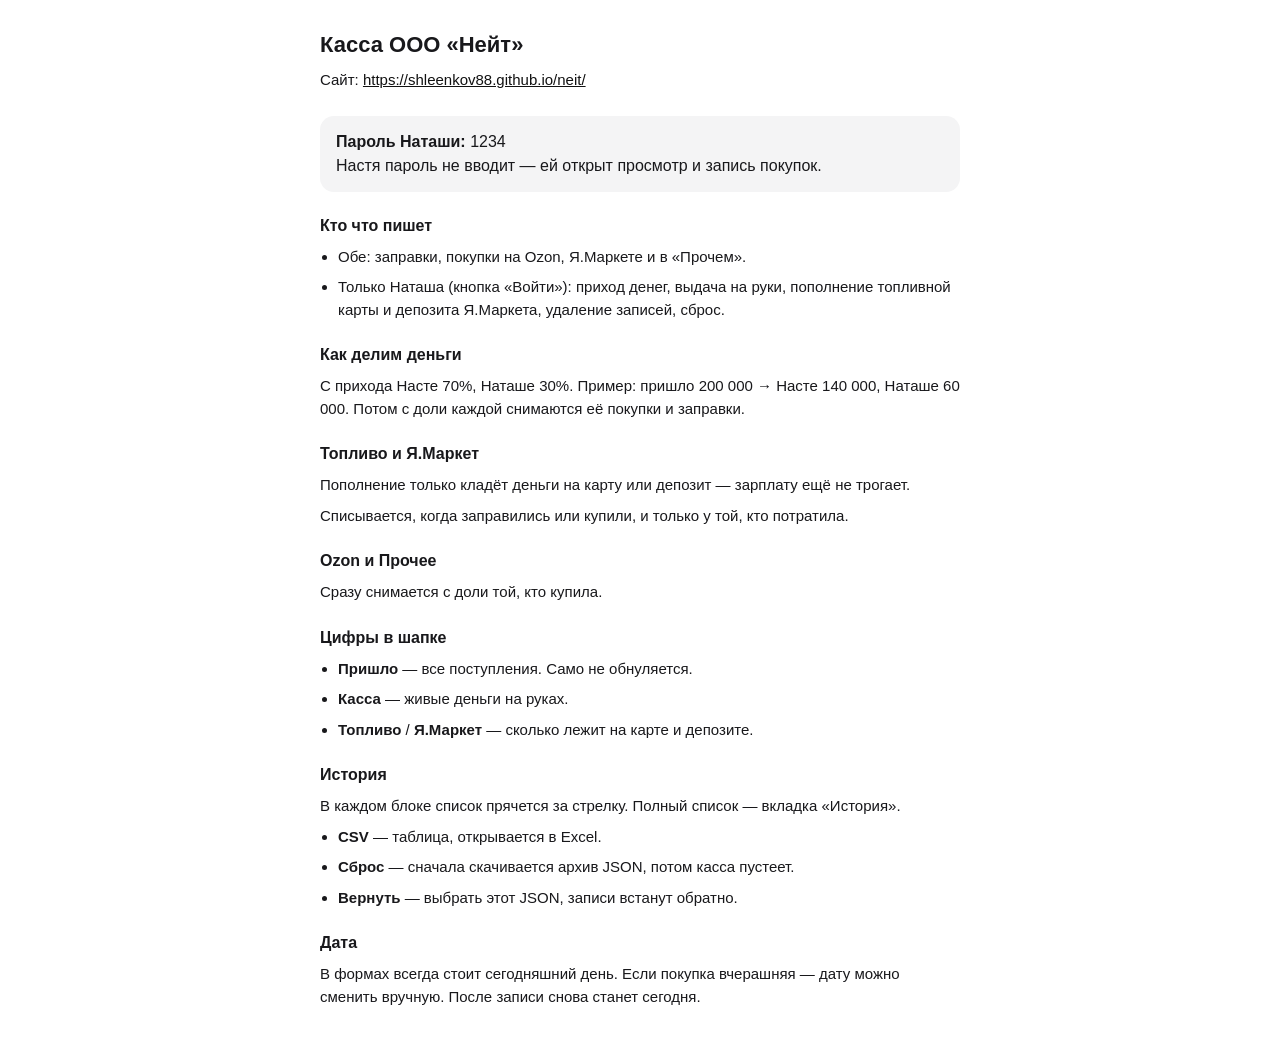
<file: neit/instrukciya.html>
<!DOCTYPE html>
<html lang="ru">
<head>
  <meta charset="UTF-8" />
  <meta name="viewport" content="width=device-width, initial-scale=1" />
  <title>Касса ООО «Нейт» — как пользоваться</title>
  <style>
    body { font-family: -apple-system, BlinkMacSystemFont, "Segoe UI", Roboto, sans-serif; max-width: 640px; margin: 0 auto; padding: 28px 20px 48px; color: #18181b; line-height: 1.5; }
    h1 { font-size: 22px; margin: 0 0 8px; }
    .url { font-size: 15px; margin: 0 0 24px; }
    a { color: #111; }
    h2 { font-size: 16px; margin: 22px 0 8px; }
    p, li { font-size: 15px; margin: 0 0 8px; }
    ul { padding-left: 18px; margin: 0 0 8px; }
    .box { background: #f4f4f5; border-radius: 14px; padding: 14px 16px; margin: 16px 0; }
  </style>
</head>
<body>
  <h1>Касса ООО «Нейт»</h1>
  <p class="url">Сайт: <a href="https://shleenkov88.github.io/neit/">https://shleenkov88.github.io/neit/</a></p>

  <div class="box">
    <b>Пароль Наташи:</b> 1234<br>
    Настя пароль не вводит — ей открыт просмотр и запись покупок.
  </div>

  <h2>Кто что пишет</h2>
  <ul>
    <li>Обе: заправки, покупки на Ozon, Я.Маркете и в «Прочем».</li>
    <li>Только Наташа (кнопка «Войти»): приход денег, выдача на руки, пополнение топливной карты и депозита Я.Маркета, удаление записей, сброс.</li>
  </ul>

  <h2>Как делим деньги</h2>
  <p>С прихода Насте 70%, Наташе 30%. Пример: пришло 200 000 → Насте 140 000, Наташе 60 000. Потом с доли каждой снимаются её покупки и заправки.</p>

  <h2>Топливо и Я.Маркет</h2>
  <p>Пополнение только кладёт деньги на карту или депозит — зарплату ещё не трогает.</p>
  <p>Списывается, когда заправились или купили, и только у той, кто потратила.</p>

  <h2>Ozon и Прочее</h2>
  <p>Сразу снимается с доли той, кто купила.</p>

  <h2>Цифры в шапке</h2>
  <ul>
    <li><b>Пришло</b> — все поступления. Само не обнуляется.</li>
    <li><b>Касса</b> — живые деньги на руках.</li>
    <li><b>Топливо</b> / <b>Я.Маркет</b> — сколько лежит на карте и депозите.</li>
  </ul>

  <h2>История</h2>
  <p>В каждом блоке список прячется за стрелку. Полный список — вкладка «История».</p>
  <ul>
    <li><b>CSV</b> — таблица, открывается в Excel.</li>
    <li><b>Сброс</b> — сначала скачивается архив JSON, потом касса пустеет.</li>
    <li><b>Вернуть</b> — выбрать этот JSON, записи встанут обратно.</li>
  </ul>

  <h2>Дата</h2>
  <p>В формах всегда стоит сегодняшний день. Если покупка вчерашняя — дату можно сменить вручную. После записи снова станет сегодня.</p>
</body>
</html>
</file>
<file: genplan/assets/style.css>
/*! tailwindcss v4.3.3 | MIT License | https://tailwindcss.com */
@layer properties{@supports (((-webkit-hyphens:none)) and (not (margin-trim:inline))) or ((-moz-orient:inline) and (not (color:rgb(from red r g b)))){*,:before,:after,::backdrop{--tw-translate-x:0;--tw-translate-y:0;--tw-translate-z:0;--tw-rotate-x:initial;--tw-rotate-y:initial;--tw-rotate-z:initial;--tw-skew-x:initial;--tw-skew-y:initial;--tw-space-y-reverse:0;--tw-border-style:solid;--tw-leading:initial;--tw-font-weight:initial;--tw-tracking:initial;--tw-ordinal:initial;--tw-slashed-zero:initial;--tw-numeric-figure:initial;--tw-numeric-spacing:initial;--tw-numeric-fraction:initial;--tw-shadow:0 0 #0000;--tw-shadow-color:initial;--tw-shadow-alpha:100%;--tw-inset-shadow:0 0 #0000;--tw-inset-shadow-color:initial;--tw-inset-shadow-alpha:100%;--tw-ring-color:initial;--tw-ring-shadow:0 0 #0000;--tw-inset-ring-color:initial;--tw-inset-ring-shadow:0 0 #0000;--tw-ring-inset:initial;--tw-ring-offset-width:0px;--tw-ring-offset-color:#fff;--tw-ring-offset-shadow:0 0 #0000;--tw-outline-style:solid;--tw-blur:initial;--tw-brightness:initial;--tw-contrast:initial;--tw-grayscale:initial;--tw-hue-rotate:initial;--tw-invert:initial;--tw-opacity:initial;--tw-saturate:initial;--tw-sepia:initial;--tw-drop-shadow:initial;--tw-drop-shadow-color:initial;--tw-drop-shadow-alpha:100%;--tw-drop-shadow-size:initial;--tw-duration:initial;--tw-ease:initial;--tw-content:""}}}@layer theme{:root,:host{--font-sans:"Segoe UI", "Roboto", "Helvetica Neue", system-ui, sans-serif;--font-mono:ui-monospace, "Cascadia Code", "Courier New", monospace;--color-red-500:oklch(63.7% .237 25.331);--color-zinc-50:oklch(98.5% 0 none);--color-zinc-400:oklch(70.5% .015 286.067);--color-zinc-500:oklch(55.2% .016 285.938);--color-zinc-900:oklch(21% .006 285.885);--color-zinc-950:oklch(14.1% .005 285.823);--color-black:#000;--color-white:#fff;--spacing:.25rem;--container-xs:20rem;--container-md:28rem;--text-xs:.75rem;--text-xs--line-height:calc(1 / .75);--text-sm:.875rem;--text-sm--line-height:calc(1.25 / .875);--text-lg:1.125rem;--text-lg--line-height:calc(1.75 / 1.125);--text-xl:1.25rem;--text-xl--line-height:calc(1.75 / 1.25);--font-weight-medium:500;--font-weight-semibold:600;--font-weight-bold:700;--tracking-wide:.025em;--leading-tight:1.25;--leading-snug:1.375;--radius-sm:8px;--radius-md:12px;--radius-lg:18px;--radius-xl:24px;--default-transition-duration:.15s;--default-transition-timing-function:cubic-bezier(.4, 0, .2, 1);--default-font-family:var(--font-sans);--default-mono-font-family:var(--font-mono);--font-display:Georgia, "Times New Roman", serif;--color-bg:#e8e1d2;--color-surface:#faf6ee;--color-surface-2:#efe8d8;--color-fg:#1c1914;--color-muted:#6a6458;--color-subtle:#8c8476;--color-primary:#2f4a38;--color-primary-fg:#f6f1e6;--color-primary-hover:#263c2e;--color-clay:#c05634;--color-border:#ddd4c4;--color-border-strong:#c9beab;--color-ring:#2f4a38;--color-danger:#9b3a2f;--color-danger-fg:#fff8f6;--color-info:#3a5566;--color-map:#e6decc;--color-forest:#8faf64;--color-forest-ink:#2a4f24;--color-field:#e2d6a0;--color-field-ink:#6d6528;--color-road:#d4c09a;--color-plot-line:#d24a28;--color-dim:#3a5566;--color-building:#f0ebe0;--color-building-ink:#2c2822;--shadow-float:0 0 0 1px #1c191414, 0 10px 28px #1c19141a}}@layer base{*,:after,:before,::backdrop{box-sizing:border-box;border:0 solid;margin:0;padding:0}::file-selector-button{box-sizing:border-box;border:0 solid;margin:0;padding:0}html,:host{-webkit-text-size-adjust:100%;tab-size:4;line-height:1.5;font-family:var(--default-font-family,-apple-system, BlinkMacSystemFont, "Segoe UI", Roboto, "Helvetica Neue", "Noto Sans", Arial, sans-serif, "Apple Color Emoji", "Segoe UI Emoji", "Segoe UI Symbol", "Noto Color Emoji");font-feature-settings:var(--default-font-feature-settings,normal);font-variation-settings:var(--default-font-variation-settings,normal);-webkit-tap-highlight-color:transparent}hr{height:0;color:inherit;border-top-width:1px}abbr:where([title]){-webkit-text-decoration:underline dotted;text-decoration:underline dotted}h1,h2,h3,h4,h5,h6{font-size:inherit;font-weight:inherit}a{color:inherit;-webkit-text-decoration:inherit;-webkit-text-decoration:inherit;-webkit-text-decoration:inherit;-webkit-text-decoration:inherit;text-decoration:inherit}b,strong{font-weight:bolder}code,kbd,samp,pre{font-family:var(--default-mono-font-family,ui-monospace, SFMono-Regular, Menlo, Monaco, Consolas, "Liberation Mono", "Courier New", monospace);font-feature-settings:var(--default-mono-font-feature-settings,normal);font-variation-settings:var(--default-mono-font-variation-settings,normal);font-size:1em}small{font-size:80%}sub,sup{vertical-align:baseline;font-size:75%;line-height:0;position:relative}sub{bottom:-.25em}sup{top:-.5em}table{text-indent:0;border-color:inherit;border-collapse:collapse}:-moz-focusring:where(:not(iframe)){outline:auto}progress{vertical-align:baseline}summary{display:list-item}ol,ul,menu{list-style:none}img,svg,video,canvas,audio,iframe,embed,object{vertical-align:middle;display:block}img,video{max-width:100%;height:auto}button,input,select,optgroup,textarea{font:inherit;font-feature-settings:inherit;font-variation-settings:inherit;letter-spacing:inherit;color:inherit;opacity:1;background-color:#0000;border-radius:0}::file-selector-button{font:inherit;font-feature-settings:inherit;font-variation-settings:inherit;letter-spacing:inherit;color:inherit;opacity:1;background-color:#0000;border-radius:0}:where(select:is([multiple],[size])) optgroup{font-weight:bolder}:where(select:is([multiple],[size])) optgroup option{padding-inline-start:20px}::file-selector-button{margin-inline-end:4px}::placeholder{opacity:1}@supports (not ((-webkit-appearance:-apple-pay-button))) or (contain-intrinsic-size:1px){::placeholder{color:currentColor}@supports (color:color-mix(in lab, red, red)){::placeholder{color:color-mix(in oklab, currentcolor 50%, transparent)}}}textarea{resize:vertical}::-webkit-search-decoration{-webkit-appearance:none}::-webkit-date-and-time-value{min-height:1lh;text-align:inherit}::-webkit-datetime-edit{display:inline-flex}::-webkit-datetime-edit-fields-wrapper{padding:0}::-webkit-datetime-edit{padding-block:0}::-webkit-datetime-edit-year-field{padding-block:0}::-webkit-datetime-edit-month-field{padding-block:0}::-webkit-datetime-edit-day-field{padding-block:0}::-webkit-datetime-edit-hour-field{padding-block:0}::-webkit-datetime-edit-minute-field{padding-block:0}::-webkit-datetime-edit-second-field{padding-block:0}::-webkit-datetime-edit-millisecond-field{padding-block:0}::-webkit-datetime-edit-meridiem-field{padding-block:0}::-webkit-calendar-picker-indicator{line-height:1}:-moz-ui-invalid{box-shadow:none}button,input:where([type=button],[type=reset],[type=submit]){appearance:button}::file-selector-button{appearance:button}::-webkit-inner-spin-button{height:auto}::-webkit-outer-spin-button{height:auto}[hidden]:where(:not([hidden=until-found])){display:none!important}}@layer components;@layer utilities{.pointer-events-none{pointer-events:none}.visible{visibility:visible}.sr-only{clip-path:inset(50%);white-space:nowrap;border-width:0;width:1px;height:1px;margin:-1px;padding:0;position:absolute;overflow:hidden}.absolute{position:absolute}.fixed{position:fixed}.relative{position:relative}.static{position:static}.inset-0{inset:0}.inset-x-0{inset-inline:0}.inset-y-0{inset-block:0}.-top-4{top:calc(var(--spacing) * -4)}.top-0{top:0}.top-1\/2{top:50%}.top-3{top:calc(var(--spacing) * 3)}.top-4{top:calc(var(--spacing) * 4)}.right-0{right:0}.right-3{right:calc(var(--spacing) * 3)}.right-4{right:calc(var(--spacing) * 4)}.bottom-0{bottom:0}.bottom-3{bottom:calc(var(--spacing) * 3)}.bottom-4{bottom:calc(var(--spacing) * 4)}.left-0{left:0}.left-1\/2{left:50%}.left-2{left:calc(var(--spacing) * 2)}.left-3{left:calc(var(--spacing) * 3)}.z-10{z-index:10}.z-20{z-index:20}.z-30{z-index:30}.z-50{z-index:50}.mt-1{margin-top:var(--spacing)}.mb-2{margin-bottom:calc(var(--spacing) * 2)}.ml-auto{margin-left:auto}.block{display:block}.contents{display:contents}.flex{display:flex}.grid{display:grid}.hidden{display:none}.inline{display:inline}.inline-flex{display:inline-flex}.table{display:table}.size-3{width:calc(var(--spacing) * 3);height:calc(var(--spacing) * 3)}.size-3\.5{width:calc(var(--spacing) * 3.5);height:calc(var(--spacing) * 3.5)}.size-4{width:calc(var(--spacing) * 4);height:calc(var(--spacing) * 4)}.size-6{width:calc(var(--spacing) * 6);height:calc(var(--spacing) * 6)}.size-8{width:calc(var(--spacing) * 8);height:calc(var(--spacing) * 8)}.size-10{width:calc(var(--spacing) * 10);height:calc(var(--spacing) * 10)}.size-11{width:calc(var(--spacing) * 11);height:calc(var(--spacing) * 11)}.h-1\.5{height:calc(var(--spacing) * 1.5)}.h-3{height:calc(var(--spacing) * 3)}.h-8{height:calc(var(--spacing) * 8)}.h-10{height:calc(var(--spacing) * 10)}.h-11{height:calc(var(--spacing) * 11)}.h-\[min\(92dvh\,48rem\)\]{height:min(92dvh,48rem)}.h-auto{height:auto}.h-full{height:100%}.h-px{height:1px}.max-h-\[92dvh\]{max-height:92dvh}.min-h-0{min-height:0}.min-h-11{min-height:calc(var(--spacing) * 11)}.min-h-12{min-height:calc(var(--spacing) * 12)}.min-h-screen{min-height:100vh}.w-8{width:calc(var(--spacing) * 8)}.w-80{width:calc(var(--spacing) * 80)}.w-full{width:100%}.w-px{width:1px}.max-w-\[min\(90\%\,20rem\)\]{max-width:min(90%,20rem)}.max-w-md{max-width:var(--container-md)}.max-w-xs{max-width:var(--container-xs)}.min-w-0{min-width:0}.min-w-80{min-width:calc(var(--spacing) * 80)}.flex-1{flex:1}.shrink-0{flex-shrink:0}.grow{flex-grow:1}.-translate-x-1\/2{--tw-translate-x:calc(calc(1 / 2 * 100%) * -1);translate:var(--tw-translate-x) var(--tw-translate-y)}.-translate-y-1\/2{--tw-translate-y:calc(calc(1 / 2 * 100%) * -1);translate:var(--tw-translate-x) var(--tw-translate-y)}.-rotate-90{rotate:-90deg}.transform{transform:var(--tw-rotate-x,) var(--tw-rotate-y,) var(--tw-rotate-z,) var(--tw-skew-x,) var(--tw-skew-y,)}.cursor-crosshair{cursor:crosshair}.cursor-pointer{cursor:pointer}.touch-none{touch-action:none}.resize{resize:both}.grid-cols-2{grid-template-columns:repeat(2,minmax(0,1fr))}.flex-col{flex-direction:column}.place-items-center{place-items:center}.items-center{align-items:center}.justify-between{justify-content:space-between}.justify-center{justify-content:center}.gap-0\.5{gap:calc(var(--spacing) * .5)}.gap-1{gap:var(--spacing)}.gap-2{gap:calc(var(--spacing) * 2)}.gap-3{gap:calc(var(--spacing) * 3)}:where(.space-y-1>:not(:last-child)){--tw-space-y-reverse:0;margin-block-start:calc(var(--spacing) * var(--tw-space-y-reverse));margin-block-end:calc(var(--spacing) * calc(1 - var(--tw-space-y-reverse)))}:where(.space-y-2>:not(:last-child)){--tw-space-y-reverse:0;margin-block-start:calc(calc(var(--spacing) * 2) * var(--tw-space-y-reverse));margin-block-end:calc(calc(var(--spacing) * 2) * calc(1 - var(--tw-space-y-reverse)))}:where(.space-y-3>:not(:last-child)){--tw-space-y-reverse:0;margin-block-start:calc(calc(var(--spacing) * 3) * var(--tw-space-y-reverse));margin-block-end:calc(calc(var(--spacing) * 3) * calc(1 - var(--tw-space-y-reverse)))}.self-center{align-self:center}.truncate{text-overflow:ellipsis;white-space:nowrap;overflow:hidden}.overflow-hidden{overflow:hidden}.rounded-full{border-radius:2147483647px}.rounded-md{border-radius:var(--radius-md)}.rounded-sm{border-radius:var(--radius-sm)}.rounded-t-xl{border-top-left-radius:var(--radius-xl);border-top-right-radius:var(--radius-xl)}.border{border-style:var(--tw-border-style);border-width:1px}.border-2{border-style:var(--tw-border-style);border-width:2px}.border-border{border-color:var(--color-border)}.border-border-strong{border-color:var(--color-border-strong)}.border-clay{border-color:var(--color-clay)}.border-white{border-color:var(--color-white)}.bg-bg{background-color:var(--color-bg)}.bg-black\/10{background-color:#0000001a}@supports (color:color-mix(in lab, red, red)){.bg-black\/10{background-color:color-mix(in oklab, var(--color-black) 10%, transparent)}}.bg-border{background-color:var(--color-border)}.bg-clay{background-color:var(--color-clay)}.bg-clay\/5{background-color:#c056340d}@supports (color:color-mix(in lab, red, red)){.bg-clay\/5{background-color:color-mix(in oklab, var(--color-clay) 5%, transparent)}}.bg-danger{background-color:var(--color-danger)}.bg-fg{background-color:var(--color-fg)}.bg-fg\/30{background-color:#1c19144d}@supports (color:color-mix(in lab, red, red)){.bg-fg\/30{background-color:color-mix(in oklab, var(--color-fg) 30%, transparent)}}.bg-map{background-color:var(--color-map)}.bg-primary{background-color:var(--color-primary)}.bg-surface{background-color:var(--color-surface)}.bg-surface-2{background-color:var(--color-surface-2)}.bg-transparent{background-color:#0000}.bg-zinc-50{background-color:var(--color-zinc-50)}.object-cover{object-fit:cover}.p-2{padding:calc(var(--spacing) * 2)}.px-2{padding-inline:calc(var(--spacing) * 2)}.px-2\.5{padding-inline:calc(var(--spacing) * 2.5)}.px-3{padding-inline:calc(var(--spacing) * 3)}.px-3\.5{padding-inline:calc(var(--spacing) * 3.5)}.px-4{padding-inline:calc(var(--spacing) * 4)}.px-5{padding-inline:calc(var(--spacing) * 5)}.px-6{padding-inline:calc(var(--spacing) * 6)}.py-0\.5{padding-block:calc(var(--spacing) * .5)}.py-1\.5{padding-block:calc(var(--spacing) * 1.5)}.py-2{padding-block:calc(var(--spacing) * 2)}.pt-5{padding-top:calc(var(--spacing) * 5)}.pb-3{padding-bottom:calc(var(--spacing) * 3)}.text-center{text-align:center}.font-display{font-family:var(--font-display)}.font-mono{font-family:var(--font-mono)}.text-lg{font-size:var(--text-lg);line-height:var(--tw-leading,var(--text-lg--line-height))}.text-sm{font-size:var(--text-sm);line-height:var(--tw-leading,var(--text-sm--line-height))}.text-xl{font-size:var(--text-xl);line-height:var(--tw-leading,var(--text-xl--line-height))}.text-xs{font-size:var(--text-xs);line-height:var(--tw-leading,var(--text-xs--line-height))}.text-\[11px\]{font-size:11px}.leading-snug{--tw-leading:var(--leading-snug);line-height:var(--leading-snug)}.leading-tight{--tw-leading:var(--leading-tight);line-height:var(--leading-tight)}.font-bold{--tw-font-weight:var(--font-weight-bold);font-weight:var(--font-weight-bold)}.font-medium{--tw-font-weight:var(--font-weight-medium);font-weight:var(--font-weight-medium)}.font-semibold{--tw-font-weight:var(--font-weight-semibold);font-weight:var(--font-weight-semibold)}.tracking-wide{--tw-tracking:var(--tracking-wide);letter-spacing:var(--tracking-wide)}.break-words{overflow-wrap:break-word}.whitespace-nowrap{white-space:nowrap}.text-bg{color:var(--color-bg)}.text-clay{color:var(--color-clay)}.text-danger-fg{color:var(--color-danger-fg)}.text-dim{color:var(--color-dim)}.text-fg{color:var(--color-fg)}.text-muted{color:var(--color-muted)}.text-primary-fg{color:var(--color-primary-fg)}.text-red-500{color:var(--color-red-500)}.text-subtle{color:var(--color-subtle)}.text-zinc-500{color:var(--color-zinc-500)}.text-zinc-900{color:var(--color-zinc-900)}.tabular-nums{--tw-numeric-spacing:tabular-nums;font-variant-numeric:var(--tw-ordinal,) var(--tw-slashed-zero,) var(--tw-numeric-figure,) var(--tw-numeric-spacing,) var(--tw-numeric-fraction,)}.underline-offset-4{text-underline-offset:4px}.antialiased{-webkit-font-smoothing:antialiased;-moz-osx-font-smoothing:grayscale}.opacity-70{opacity:.7}.shadow-\[0_0_0_1px_rgb\(31_28_22\/0\.02\)\]{--tw-shadow:0 0 0 1px var(--tw-shadow-color,#1f1c1605);box-shadow:var(--tw-inset-shadow), var(--tw-inset-ring-shadow), var(--tw-ring-offset-shadow), var(--tw-ring-shadow), var(--tw-shadow)}.shadow-\[0_0_0_1px_rgb\(31_28_22\/0\.08\)\]{--tw-shadow:0 0 0 1px var(--tw-shadow-color,#1f1c1614);box-shadow:var(--tw-inset-shadow), var(--tw-inset-ring-shadow), var(--tw-ring-offset-shadow), var(--tw-ring-shadow), var(--tw-shadow)}.shadow-\[var\(--shadow-float\)\]{--tw-shadow:var(--shadow-float);box-shadow:var(--tw-inset-shadow), var(--tw-inset-ring-shadow), var(--tw-ring-offset-shadow), var(--tw-ring-shadow), var(--tw-shadow)}.shadow-md{--tw-shadow:0 4px 6px -1px var(--tw-shadow-color,#0000001a), 0 2px 4px -2px var(--tw-shadow-color,#0000001a);box-shadow:var(--tw-inset-shadow), var(--tw-inset-ring-shadow), var(--tw-ring-offset-shadow), var(--tw-ring-shadow), var(--tw-shadow)}.shadow-sm{--tw-shadow:0 1px 3px 0 var(--tw-shadow-color,#0000001a), 0 1px 2px -1px var(--tw-shadow-color,#0000001a);box-shadow:var(--tw-inset-shadow), var(--tw-inset-ring-shadow), var(--tw-ring-offset-shadow), var(--tw-ring-shadow), var(--tw-shadow)}.outline{outline-style:var(--tw-outline-style);outline-width:1px}.blur{--tw-blur:blur(8px);filter:var(--tw-blur,) var(--tw-brightness,) var(--tw-contrast,) var(--tw-grayscale,) var(--tw-hue-rotate,) var(--tw-invert,) var(--tw-saturate,) var(--tw-sepia,) var(--tw-drop-shadow,)}.transition-\[background-color\,box-shadow\,transform\,opacity\]{transition-property:background-color,box-shadow,transform,opacity;transition-timing-function:var(--tw-ease,var(--default-transition-timing-function));transition-duration:var(--tw-duration,var(--default-transition-duration))}.transition-\[border-color\,box-shadow\]{transition-property:border-color,box-shadow;transition-timing-function:var(--tw-ease,var(--default-transition-timing-function));transition-duration:var(--tw-duration,var(--default-transition-duration))}.transition-transform{transition-property:transform,translate,scale,rotate;transition-timing-function:var(--tw-ease,var(--default-transition-timing-function));transition-duration:var(--tw-duration,var(--default-transition-duration))}.duration-150{--tw-duration:.15s;transition-duration:.15s}.ease-\[cubic-bezier\(0\.22\,1\,0\.36\,1\)\]{--tw-ease:cubic-bezier(.22,1,.36,1);transition-timing-function:cubic-bezier(.22,1,.36,1)}.select-none{-webkit-user-select:none;user-select:none}.file\:border-0::file-selector-button{border-style:var(--tw-border-style);border-width:0}.file\:bg-transparent::file-selector-button{background-color:#0000}.file\:text-sm::file-selector-button{font-size:var(--text-sm);line-height:var(--tw-leading,var(--text-sm--line-height))}.file\:font-medium::file-selector-button{--tw-font-weight:var(--font-weight-medium);font-weight:var(--font-weight-medium)}.placeholder\:text-subtle::placeholder{color:var(--color-subtle)}.after\:absolute:after{content:var(--tw-content);position:absolute}.after\:-inset-3:after{content:var(--tw-content);inset:calc(var(--spacing) * -3)}.after\:content-\[\'\'\]:after{--tw-content:"";content:var(--tw-content)}@media (hover:hover){.hover\:bg-primary-hover:hover{background-color:var(--color-primary-hover)}.hover\:bg-surface-2:hover{background-color:var(--color-surface-2)}.hover\:underline:hover{text-decoration-line:underline}.hover\:opacity-90:hover{opacity:.9}}.focus-visible\:ring-2:focus-visible{--tw-ring-shadow:var(--tw-ring-inset,) 0 0 0 calc(2px + var(--tw-ring-offset-width)) var(--tw-ring-color,currentcolor);box-shadow:var(--tw-inset-shadow), var(--tw-inset-ring-shadow), var(--tw-ring-offset-shadow), var(--tw-ring-shadow), var(--tw-shadow)}.focus-visible\:ring-ring:focus-visible{--tw-ring-color:var(--color-ring)}.focus-visible\:outline-none:focus-visible{--tw-outline-style:none;outline-style:none}.active\:scale-\[0\.98\]:active{scale:.98}.disabled\:pointer-events-none:disabled{pointer-events:none}.disabled\:cursor-not-allowed:disabled{cursor:not-allowed}.disabled\:cursor-wait:disabled{cursor:wait}.disabled\:no-underline:disabled{text-decoration-line:none}.disabled\:opacity-50:disabled{opacity:.5}@media (width>=48rem){.md\:bottom-4{bottom:calc(var(--spacing) * 4)}.md\:left-4{left:calc(var(--spacing) * 4)}.md\:block{display:block}.md\:inline{display:inline}.md\:flex-row{flex-direction:row}}@media (prefers-color-scheme:dark){.dark\:bg-white\/20{background-color:#fff3}@supports (color:color-mix(in lab, red, red)){.dark\:bg-white\/20{background-color:color-mix(in oklab, var(--color-white) 20%, transparent)}}.dark\:bg-zinc-950{background-color:var(--color-zinc-950)}.dark\:text-zinc-50{color:var(--color-zinc-50)}.dark\:text-zinc-400{color:var(--color-zinc-400)}}.\[\&_svg\]\:pointer-events-none svg{pointer-events:none}.\[\&_svg\]\:size-4 svg{width:calc(var(--spacing) * 4);height:calc(var(--spacing) * 4)}.\[\&_svg\]\:shrink-0 svg{flex-shrink:0}}button,[role=button]{cursor:pointer}html,body,#root{height:100%;min-height:100dvh;max-height:100dvh}html{background:#e8e1d2}body{margin:0;overflow:hidden}.desk-sidebar{display:none}.phone-chrome{display:flex}.desk-only{display:none}@media (width>=900px) and (hover:hover) and (pointer:fine){.desk-sidebar{display:flex}.phone-chrome{display:none!important}.desk-only{display:flex}}.safe-top{padding-top:max(.5rem, env(safe-area-inset-top))}.safe-bottom{padding-bottom:max(.5rem, env(safe-area-inset-bottom))}.print-map{touch-action:none;-webkit-user-select:none;user-select:none;background-color:var(--color-map)}.terrain-forest{background-color:var(--color-forest);background-image:radial-gradient(circle at 18% 28%,#2a4f2461 1.3px,#0000 1.5px),radial-gradient(circle at 62% 54%,#2a4f244d 1.1px,#0000 1.3px),radial-gradient(circle at 40% 78%,#3a602838 1.7px,#0000 1.9px);background-size:16px 16px,22px 20px,28px 24px}.terrain-field{background-color:var(--color-field);background-image:repeating-linear-gradient(0deg,#0000 0 11px,#6e64281a 11px 12px)}.zone-label{font-family:var(--font-display);letter-spacing:.12em;text-transform:uppercase;pointer-events:none;white-space:nowrap;font-size:13px;font-style:italic;font-weight:600;position:absolute}.zone-forest{color:var(--color-forest-ink);bottom:12px;left:50%;transform:translate(-50%)}.zone-field{color:var(--color-field-ink);top:16px;left:50%;transform:translate(-50%)}.zone-side{top:50%;bottom:auto;left:50%;transform:translate(-50%,-50%)rotate(-90deg)}.zone-road{color:#5c5346;letter-spacing:.18em;font-size:11px;font-style:normal;top:50%;left:50%;transform:translate(-50%,-50%)}.dirt-road{background:var(--color-road);box-shadow:inset 0 4px #5c4a3024,inset 0 -4px #5c4a3024}.cad-site{border:2.5px solid var(--color-plot-line)}.cad-parcel-88{background:repeating-linear-gradient(-40deg,#d24a281c 0 1.5px,#0000 1.5px 9px),#d24a281a}.cad-parcel-86{background:repeating-linear-gradient(-40deg,#d24a2824 0 1.5px,#0000 1.5px 9px),#d24a2829}.cad-split{border-left:2px solid var(--color-plot-line);z-index:2;width:0}.cad-neighbor{background-color:#d24a280f;border:1.5px solid #d24a2859}.cad-dim{font-family:var(--font-mono);color:var(--color-plot-line);text-shadow:0 0 4px var(--color-map), 1px 0 0 var(--color-map), -1px 0 0 var(--color-map);font-size:11px;font-weight:600;position:absolute}.sidebar-panel{background:var(--color-surface);grid-template-rows:minmax(0,1fr) auto;height:100%;min-height:0;display:grid;overflow:hidden}.sidebar-head{padding:0 0 16px}.sidebar-panel.is-compact .sidebar-head{padding-bottom:8px}.sidebar-panel.is-compact .stat-num{font-size:18px}.sidebar-panel.is-compact .parcel-pair{display:none}.sidebar-panel.is-compact .title-stats{margin-top:6px;padding-top:6px}.sidebar-panel.is-compact .stat-cap{display:none}.title-block{border:1.5px solid var(--color-fg);background:var(--color-bg);padding:12px 12px 0}.title-row{justify-content:space-between;align-items:flex-start;gap:8px;display:flex}.title-kicker{letter-spacing:.22em;text-transform:uppercase;color:var(--color-primary);font-size:11px;font-weight:600}.title-addr{color:var(--color-muted);margin-top:2px;font-size:12px}.title-stats{border-top:1px solid var(--color-fg);justify-content:space-between;align-items:baseline;gap:12px;margin-top:10px;padding-top:8px;display:flex}.stat-num{font-family:var(--font-display);letter-spacing:-.03em;font-size:24px;font-weight:600;line-height:1}.stat-unit{letter-spacing:0;color:var(--color-muted);margin-left:4px;font-size:13px;font-weight:500}.stat-cap{color:var(--color-subtle);text-align:right;font-size:11px;line-height:1.35}.parcel-pair{border-top:1px solid var(--color-fg);grid-template-columns:1fr 1fr;margin:8px -12px 0;display:grid}.parcel-cell{padding:8px 12px 10px}.parcel-cell+.parcel-cell{border-left:1px solid var(--color-fg)}.parcel-id{font-family:var(--font-mono);color:var(--color-plot-line);font-size:11px;font-weight:600}.parcel-area{margin-top:2px;font-size:13px;font-weight:600}.parcel-dim{font-family:var(--font-mono);color:var(--color-muted);margin-top:1px;font-size:10px}.title-rule{background:var(--color-plot-line);height:3px;margin:0 -12px}.sidebar-body{overscroll-behavior:contain;-webkit-overflow-scrolling:touch;min-height:0;padding:18px 16px 20px;overflow-y:auto}.sheet-chrome{flex-shrink:0;justify-content:flex-end;align-items:center;min-height:48px;padding:8px 10px 4px;display:flex;position:relative}.sheet-handle{background:var(--color-border-strong);border-radius:999px;width:44px;height:5px;position:absolute;top:10px;left:50%;transform:translate(-50%)}.sheet-close{z-index:1;background:var(--color-fg);min-height:40px;color:var(--color-surface);letter-spacing:.02em;border-radius:999px;align-items:center;gap:4px;padding:0 14px 0 10px;font-size:13px;font-weight:700;display:inline-flex;position:relative;box-shadow:0 1px 2px #1c191440}.sheet-close:active{transform:scale(.97)}.sidebar-foot{border-top:1.5px solid var(--color-fg);background:var(--color-surface);flex-direction:column;gap:8px;padding:10px 12px 12px;display:flex}.sidebar-panel.is-compact .sidebar-foot{padding:8px 12px max(10px, env(safe-area-inset-bottom))}.foot-split{grid-template-columns:1fr 1fr;gap:8px;display:grid}.foot-row{align-items:stretch;gap:8px;display:flex}.confirm-box{border:1.5px solid var(--color-fg);padding:10px}.confirm-copy{font-family:var(--font-display);color:var(--color-fg);margin:0 0 10px;font-size:13px;font-style:italic;font-weight:600}.sec{margin-bottom:16px}.sec-label{letter-spacing:.18em;text-transform:uppercase;color:var(--color-fg);align-items:baseline;gap:8px;margin-bottom:10px;font-size:11px;font-weight:600;display:flex}.sec-n{font-family:var(--font-mono);letter-spacing:0;min-width:1.4em;color:var(--color-subtle);font-size:10px;font-weight:500}.angle-readout{font-family:var(--font-mono);tabular-nums:true;font-variant-numeric:tabular-nums;font-size:12px;font-weight:600}.tool-grid{grid-template-columns:1fr 1fr;gap:6px;display:grid}.tool-tile{border:1px solid var(--color-border-strong);border-radius:var(--radius-sm);background:var(--color-surface);width:100%;min-height:56px;color:var(--color-fg);flex-direction:column;justify-content:center;align-items:center;gap:6px;padding:8px 4px;font-size:11px;font-weight:600;transition:background-color .15s cubic-bezier(.22,1,.36,1),color .15s cubic-bezier(.22,1,.36,1),border-color .15s cubic-bezier(.22,1,.36,1);display:flex}.tool-tile:hover{background:var(--color-surface-2)}.tool-tile:focus-visible,.place-btn:focus-visible,.plan-item:focus-visible{outline:2px solid var(--color-ring);outline-offset:2px}.tool-tile svg{stroke-width:1.75px;width:18px;height:18px}.tool-tile.is-on{background:var(--color-primary);border-color:var(--color-primary);color:var(--color-primary-fg)}.tool-tile.is-hot{background:var(--color-clay);border-color:var(--color-clay);color:var(--color-primary-fg)}.group-label{font-family:var(--font-display);color:var(--color-fg);margin:0 0 8px;font-size:13px;font-style:italic;font-weight:600}.place-group+.place-group{margin-top:14px}.place-grid{grid-template-columns:1fr 1fr;gap:6px;display:grid}.place-btn{border-radius:var(--radius-sm);border:1px solid var(--color-border);background:var(--color-surface);text-align:left;min-height:48px;color:var(--color-fg);grid-template-columns:36px 1fr;align-items:center;gap:8px;padding:4px 8px 4px 4px;transition:background-color .15s cubic-bezier(.22,1,.36,1),border-color .15s cubic-bezier(.22,1,.36,1);display:grid}.place-btn:hover{border-color:var(--color-border-strong);background:var(--color-bg)}.place-ico{background:var(--color-bg);width:36px;height:36px;color:var(--color-primary);border-radius:6px;place-items:center;display:grid}.place-build .place-ico{color:var(--color-primary);background:#2f4a381f}.place-yard .place-ico{color:var(--color-clay);background:#c056341f}.place-green .place-ico{color:var(--color-forest-ink);background:#8faf6447}.place-measure .place-ico{color:var(--color-info);background:#3a55661f}.place-copy{flex-direction:column;gap:1px;min-width:0;display:flex}.place-name{font-size:12px;font-weight:600;line-height:1.2}.place-meta{font-family:var(--font-mono);color:var(--color-subtle);font-size:10px}.prop-card{border:1.5px solid var(--color-fg);padding:12px}.prop-card-float{overscroll-behavior:contain;border-radius:var(--radius-lg);background:var(--color-surface);max-height:min(58vh,32rem);box-shadow:var(--shadow-float);overflow-y:auto}.place-hint{z-index:25;pointer-events:none;border-radius:var(--radius-lg);border:1.5px solid var(--color-fg);background:var(--color-surface);box-shadow:var(--shadow-float);text-align:center;color:var(--color-fg);padding:10px 14px;font-size:13px;font-weight:600;line-height:1.35;position:absolute;bottom:10px;left:10px;right:10px}.mobile-inspector{right:10px;bottom:max(10px, calc(var(--kb-inset,0px) - 4.75rem));z-index:30;pointer-events:none;position:absolute;left:10px}.mobile-inspector .prop-card{pointer-events:auto}@media (width<=767px){.print-map:has(+.mobile-inspector) .hud-zoom{top:4.5rem;bottom:auto}.print-map:has(+.mobile-inspector) .hud-scale{display:none}}.prop-head{border-bottom:3px solid var(--color-plot-line);justify-content:space-between;align-items:baseline;gap:8px;margin:-12px -12px 12px;padding:10px 12px;display:flex}.prop-name{font-family:var(--font-display);font-size:16px;font-weight:600;line-height:1.2}.setback-grid{border:1px solid var(--color-border);background:var(--color-border);grid-template-columns:1fr 1fr;gap:1px;margin-top:4px;display:grid;overflow:hidden}.setback-cell{background:var(--color-bg);padding:8px 10px}.setback-cap{letter-spacing:.08em;text-transform:uppercase;color:var(--color-subtle);font-size:10px}.setback-val{font-family:var(--font-mono);font-variant-numeric:tabular-nums;margin-top:2px;font-size:13px;font-weight:600}.empty-hint{border:1px dashed var(--color-border-strong);text-align:center;font-family:var(--font-display);color:var(--color-subtle);padding:18px 12px;font-size:13px;font-style:italic}.plan-item{border-radius:var(--radius-sm);text-align:left;align-items:center;gap:8px;width:100%;min-height:44px;padding:6px 8px;font-size:12px;display:flex}.plan-item:hover{background:var(--color-bg)}.plan-item.is-on{background:var(--color-bg);box-shadow:inset 0 0 0 1px var(--color-fg);font-weight:600}.site-topbar{background:var(--color-surface);box-shadow:inset 0 -2px 0 var(--color-plot-line)}.compass-dial{border:1px solid var(--color-fg);background:var(--color-surface);width:48px;height:48px;box-shadow:var(--shadow-float);border-radius:50%;position:relative}.compass-dial:before{content:"";border:1px solid var(--color-border-strong);border-radius:50%;position:absolute;inset:5px}.compass-needle{border-right:5px solid #0000;border-bottom:16px solid var(--color-danger);transform-origin:50% 16px;z-index:1;border-left:5px solid #0000;width:0;height:0;margin-left:-5px;position:absolute;top:7px;left:50%}.compass-n{z-index:1;letter-spacing:.06em;color:var(--color-fg);font-size:9px;font-weight:700;position:absolute;bottom:5px;right:6px}.hud-zoom{border-radius:var(--radius-md);background:var(--color-surface);box-shadow:var(--shadow-float);overflow:hidden}.hud-zoom>button{box-shadow:none;border-radius:0}.hud-zoom>button+button{border-top:1px solid var(--color-border)}.hud-scale{border:1px solid var(--color-border);color:var(--color-muted);box-shadow:var(--shadow-float);background:#faf6eee0;border-radius:999px;align-items:center;gap:12px;padding:6px 14px;font-size:11px;display:flex}@media (width<=899px),(hover:none){.hud-scale{pointer-events:none;gap:8px;padding:4px 10px;font-size:10px}}.android-dock{border-top:1.5px solid var(--color-fg);background:var(--color-surface);padding:6px 8px max(8px, env(safe-area-inset-bottom));justify-content:space-around;align-items:stretch;gap:4px}.android-dock svg{stroke-width:1.75px;width:20px;height:20px}.map-obj{text-align:center;color:#fff;-webkit-user-select:none;user-select:none;cursor:grab;touch-action:none;transform-origin:50%;border:1.5px solid #1c191438;flex-direction:column;justify-content:center;align-items:center;font-size:11px;font-weight:600;line-height:1.15;display:flex;position:absolute;box-shadow:0 1px 2px #1c191433}.map-obj:active{cursor:grabbing}.map-obj.is-locked,.map-obj.is-locked:active{cursor:default}.map-obj.is-selected{z-index:40;box-shadow:0 0 0 3px var(--color-info), 0 8px 18px #1c191438;border-color:#fff}.map-obj.is-measure{box-shadow:0 0 0 3px var(--color-clay)}.map-obj .obj-name{pointer-events:none;text-shadow:0 1px 1px #0000004d;padding:0 4px}.map-obj .obj-dims{opacity:.9;pointer-events:none;font-size:9px;font-weight:500}.obj-caption{z-index:3;border:1px solid var(--color-fg);background:var(--color-surface);color:var(--color-fg);white-space:nowrap;pointer-events:none;box-shadow:var(--shadow-float);transform-origin:top;align-items:baseline;gap:6px;padding:3px 8px;font-size:11px;font-weight:600;line-height:1.2;display:flex;position:absolute;top:calc(100% + 6px);left:50%}.obj-caption span{font-family:var(--font-mono);color:var(--color-muted);font-size:10px;font-weight:500}.kind-house{background:#7a4334;border-color:#4e2a22}.kind-existing-house{background:var(--color-building);border:2.5px solid var(--color-plot-line);color:var(--color-building-ink);box-shadow:inset 0 0 0 3px var(--color-building), inset 0 0 0 4.5px #d24a2866}.kind-existing-house .obj-name,.kind-existing-house .obj-dims{text-shadow:none;color:var(--color-building-ink)}.kind-banya{background:#6e3c30}.kind-shed{background:#5e5144}.kind-greenhouse{background:#4a6b42}.kind-glamping{background:#b45a32}.kind-canopy{background:#5a6872}.kind-bbq{background:#9a3d32}.kind-firepit{background:#b4541c;border:2px dashed #fff;border-radius:50%}.kind-shower{background:#3a6780}.kind-toilet{background:#5f6468}.kind-well{background:#2f6874;border-radius:50%}.kind-wellpit{background:#8a8680;border:3px solid #4a4742;border-radius:50%;box-shadow:inset 0 0 0 7px #c5c0b6,inset 0 0 0 10px #4a4742}.kind-septic{background:#6a6258;border-style:solid;border-color:#3d3932;border-radius:10px}.kind-water{color:#e8f4f6;box-shadow:none;background:#3a7a8c;border-style:dashed;border-color:#1e4a56;border-radius:4px}.kind-parking{background:#4a525a;border-style:dashed}.kind-path{color:#3a342c;box-shadow:none;background:#d2cbbd;border-style:dashed;border-color:#7a7266}.kind-fence{box-shadow:none;background:#5a4636}.kind-gate{box-shadow:none;background:linear-gradient(90deg,#6b5340 0 46%,#d8cfc0 46% 54%,#6b5340 54% 100%);border-color:#3a2c22}.kind-archery{background:#2e3a42;border-radius:18px}.kind-pond{background:#3a7482;border-radius:40%}.kind-garden{background:#62843c}.kind-tree{background:#2d6236;border-radius:50%}.kind-shrub{background:#4a7438;border-radius:50%}.kind-ruler{transform-origin:0;box-shadow:none;color:#fff;background:#3a5566e6;border:1.5px dashed #1f3544;border-radius:2px;height:12px!important}.ruler-label{color:var(--color-info);white-space:nowrap;pointer-events:none;text-shadow:0 0 3px #fff,1px 1px #fff,-1px -1px #fff;font-size:11px;font-weight:700;position:absolute;bottom:14px;left:50%;transform:translate(-50%)}.handle{z-index:12;border:2px solid var(--color-info);touch-action:none;background:#fff;position:absolute}.handle-resize{cursor:se-resize;border-radius:50%;width:16px;height:16px;bottom:-8px;right:-8px}.kind-ruler .handle-resize{background:var(--color-info);cursor:ew-resize;border:none;border-radius:2px;width:8px;height:16px;top:50%;bottom:auto;right:-6px;transform:translateY(-50%)}.handle-rotate{cursor:grab;border-radius:50%;width:16px;height:16px;margin-left:-8px;top:-28px;left:50%}.handle-rotate:after{content:"";background:var(--color-info);width:2px;height:12px;position:absolute;top:16px;left:7px}.handle-lock{cursor:pointer;width:28px;height:28px;color:var(--color-info);border-radius:50%;justify-content:center;align-items:center;display:flex;top:-36px;left:-14px}.handle-lock svg{fill:currentColor;width:14px;height:14px}.handle-lock.is-on{background:var(--color-clay);border-color:var(--color-clay);color:#fff}.handle-props{cursor:pointer;width:28px;height:28px;color:var(--color-info);border-radius:50%;justify-content:center;align-items:center;display:flex;top:-36px;left:auto;right:-14px}.handle-props svg{width:14px;height:14px}.lock-badge{background:var(--color-clay);color:#fff;pointer-events:none;border-radius:50%;justify-content:center;align-items:center;width:14px;height:14px;display:flex;position:absolute;top:3px;left:3px}.lock-badge svg{fill:currentColor;width:9px;height:9px}.kind-ruler .handle-rotate{background:var(--color-info);border-color:#fff;top:-32px}@media (pointer:coarse){.handle-resize{width:28px;height:28px;bottom:-14px;right:-14px}.handle-rotate{width:28px;height:28px;margin-left:-14px;top:-38px}.handle-rotate:after{top:28px;left:13px}.handle-lock{top:-42px;left:-16px}.handle-props{top:-42px;right:-16px}.kind-ruler .handle-resize{width:16px;height:28px;right:-10px}.kind-ruler .handle-rotate{top:-42px}}.paper-grid{background-image:linear-gradient(#1c191433 1px,#0000 1px),linear-gradient(90deg,#1c191433 1px,#0000 1px),linear-gradient(#1c191417 1px,#0000 1px),linear-gradient(90deg,#1c191417 1px,#0000 1px);background-size:100px 100px,100px 100px,20px 20px,20px 20px}.dim-h{border-top:1.5px dashed var(--color-dim);height:0}.dim-v{border-left:1.5px dashed var(--color-dim);width:0}@media print{.no-print{display:none!important}.print-map{width:100%!important;height:100vh!important;position:static!important;inset:auto!important}}@media (prefers-reduced-motion:reduce){*{transition-duration:.01ms!important;animation-duration:.01ms!important}}.print-map.is-pinching .handle,.print-map.is-pinching .lock-badge{visibility:hidden;pointer-events:none}.mobile-inspector{z-index:70;pointer-events:auto}.plan-drawer{z-index:80;position:absolute;inset:0}.plan-drawer-bg{background:#1c191452;border:0;padding:0;position:absolute;inset:0}.plan-drawer-panel{z-index:1;background:var(--color-surface);height:auto;max-height:none;box-shadow:var(--shadow-float);border-radius:16px 16px 0 0;flex-direction:column;display:flex;position:absolute;inset:0;overflow:hidden}.plan-drawer-panel .sidebar-panel{height:100%}.absolute{position:absolute}.relative{position:relative}.fixed{position:fixed}.inset-0{inset:0}.top-0{top:0}.left-0{left:0}.flex-1{flex:1}.min-w-0{min-width:0}.w-full{width:100%}.print-map{position:relative;overflow:hidden}.map-world{transform-origin:0 0;position:absolute;top:0;left:0}.plan-drawer-scroll{flex-direction:column;flex:auto;min-height:0;display:flex;overflow:hidden}.plan-drawer-scroll .sidebar-panel{flex:auto;flex-direction:column!important;height:auto!important;min-height:0!important;display:flex!important;overflow:hidden!important}.plan-drawer-scroll .sidebar-body{flex:auto!important;min-height:0!important;overflow-y:auto!important}.plan-drawer-scroll .sidebar-foot{z-index:3;background:var(--color-surface);flex:none!important;position:relative!important}.plan-drawer-panel>.sidebar-foot{z-index:4;background:var(--color-surface);box-shadow:0 -1px 0 var(--color-fg);flex:none;position:relative}.plan-drawer-scroll{-webkit-overflow-scrolling:touch;flex:auto;min-height:0;overflow-y:auto}.plan-drawer-scroll .sidebar-panel{height:auto!important;display:block!important;overflow:visible!important}.plan-drawer-scroll .sidebar-body{min-height:0;overflow:visible!important}button.compass-dial{border:1px solid var(--color-fg);appearance:none;padding:0}.android-dock:has(.sidebar-foot){padding:8px 10px max(10px, env(safe-area-inset-bottom));display:block}.android-dock .sidebar-foot{background:0 0;border-top:0;gap:8px;padding:0}.phone-shell{grid-template-rows:auto minmax(0,1fr) auto;height:100%;min-height:0;display:grid;overflow:hidden}.phone-stage{min-height:0;overflow:hidden}.plan-drawer-panel{border-radius:0;height:100%!important;max-height:none!important;top:0!important}.phone-menu{-webkit-overflow-scrolling:touch;background:var(--color-surface);height:100%;min-height:0;overflow-y:auto}.phone-menu .sidebar-panel{height:auto!important;display:block!important;overflow:visible!important}.phone-menu .sidebar-body{padding-bottom:24px;overflow:visible!important}.android-dock:has(.sidebar-foot){background:var(--color-surface);border-top:1.5px solid var(--color-fg);padding:10px 12px max(12px, env(safe-area-inset-bottom));flex-shrink:0;display:block}.android-dock .sidebar-foot{background:0 0;border-top:0;padding:0}.kind-ruler .handle-lock{display:none!important}.kind-ruler .handle-props{margin-right:-14px;display:flex!important;top:-36px!important;right:50%!important}.kind-ruler .handle-rotate{background:var(--color-info);border:2px solid #fff;width:22px;height:22px;margin-left:0;top:50%;left:-12px}.kind-ruler .handle-rotate:after{display:none}.kind-ruler .handle-resize{background:var(--color-info);border-radius:50%;width:22px;height:22px;top:50%;bottom:auto;right:-12px}.ruler-label{transform-origin:bottom}@media (pointer:coarse){.kind-ruler .handle-rotate{width:28px!important;height:28px!important;margin-left:0!important;top:50%!important;left:-16px!important}.kind-ruler .handle-resize{width:28px!important;height:28px!important;top:50%!important;bottom:auto!important;right:-16px!important}.map-obj:not(.kind-ruler) .handle-lock{top:4px!important;left:4px!important}.map-obj:not(.kind-ruler) .handle-props{top:4px!important;right:4px!important}}.handle-props{z-index:15;background:var(--color-info);color:#fff;border-color:#fff}.sidebar-panel.is-compact .parcel-pair{margin:8px -10px 0;display:grid!important}.sidebar-panel.is-compact .parcel-id{letter-spacing:-.02em;word-break:break-all;font-size:10px}.sidebar-panel.is-compact .title-block{padding:8px 10px}.compact-addr{letter-spacing:0;text-transform:none;color:var(--color-fg);margin:0;font-size:15px;font-weight:600}.compact-city{letter-spacing:0;text-transform:none;color:var(--color-muted);margin:2px 0 0;font-size:12px;font-weight:400}.compact-total{letter-spacing:0;text-transform:none;color:var(--color-primary);margin:4px 0 0;font-size:13px;font-weight:600}.sidebar-panel.is-compact .parcel-id{letter-spacing:0;word-break:break-all;text-transform:none;font-size:11px;font-weight:600}.sidebar-panel.is-compact .parcel-area{font-size:16px;font-weight:650}.sidebar-panel.is-compact .parcel-dim{color:var(--color-muted);font-family:inherit;font-size:12px}@property --tw-translate-x{syntax:"*";inherits:false;initial-value:0}@property --tw-translate-y{syntax:"*";inherits:false;initial-value:0}@property --tw-translate-z{syntax:"*";inherits:false;initial-value:0}@property --tw-rotate-x{syntax:"*";inherits:false}@property --tw-rotate-y{syntax:"*";inherits:false}@property --tw-rotate-z{syntax:"*";inherits:false}@property --tw-skew-x{syntax:"*";inherits:false}@property --tw-skew-y{syntax:"*";inherits:false}@property --tw-space-y-reverse{syntax:"*";inherits:false;initial-value:0}@property --tw-border-style{syntax:"*";inherits:false;initial-value:solid}@property --tw-leading{syntax:"*";inherits:false}@property --tw-font-weight{syntax:"*";inherits:false}@property --tw-tracking{syntax:"*";inherits:false}@property --tw-ordinal{syntax:"*";inherits:false}@property --tw-slashed-zero{syntax:"*";inherits:false}@property --tw-numeric-figure{syntax:"*";inherits:false}@property --tw-numeric-spacing{syntax:"*";inherits:false}@property --tw-numeric-fraction{syntax:"*";inherits:false}@property --tw-shadow{syntax:"*";inherits:false;initial-value:0 0 #0000}@property --tw-shadow-color{syntax:"*";inherits:false}@property --tw-shadow-alpha{syntax:"<percentage>";inherits:false;initial-value:100%}@property --tw-inset-shadow{syntax:"*";inherits:false;initial-value:0 0 #0000}@property --tw-inset-shadow-color{syntax:"*";inherits:false}@property --tw-inset-shadow-alpha{syntax:"<percentage>";inherits:false;initial-value:100%}@property --tw-ring-color{syntax:"*";inherits:false}@property --tw-ring-shadow{syntax:"*";inherits:false;initial-value:0 0 #0000}@property --tw-inset-ring-color{syntax:"*";inherits:false}@property --tw-inset-ring-shadow{syntax:"*";inherits:false;initial-value:0 0 #0000}@property --tw-ring-inset{syntax:"*";inherits:false}@property --tw-ring-offset-width{syntax:"<length>";inherits:false;initial-value:0}@property --tw-ring-offset-color{syntax:"*";inherits:false;initial-value:#fff}@property --tw-ring-offset-shadow{syntax:"*";inherits:false;initial-value:0 0 #0000}@property --tw-outline-style{syntax:"*";inherits:false;initial-value:solid}@property --tw-blur{syntax:"*";inherits:false}@property --tw-brightness{syntax:"*";inherits:false}@property --tw-contrast{syntax:"*";inherits:false}@property --tw-grayscale{syntax:"*";inherits:false}@property --tw-hue-rotate{syntax:"*";inherits:false}@property --tw-invert{syntax:"*";inherits:false}@property --tw-opacity{syntax:"*";inherits:false}@property --tw-saturate{syntax:"*";inherits:false}@property --tw-sepia{syntax:"*";inherits:false}@property --tw-drop-shadow{syntax:"*";inherits:false}@property --tw-drop-shadow-color{syntax:"*";inherits:false}@property --tw-drop-shadow-alpha{syntax:"<percentage>";inherits:false;initial-value:100%}@property --tw-drop-shadow-size{syntax:"*";inherits:false}@property --tw-duration{syntax:"*";inherits:false}@property --tw-ease{syntax:"*";inherits:false}@property --tw-content{syntax:"*";inherits:false;initial-value:""}
/*$vite$:1*/
</file>
